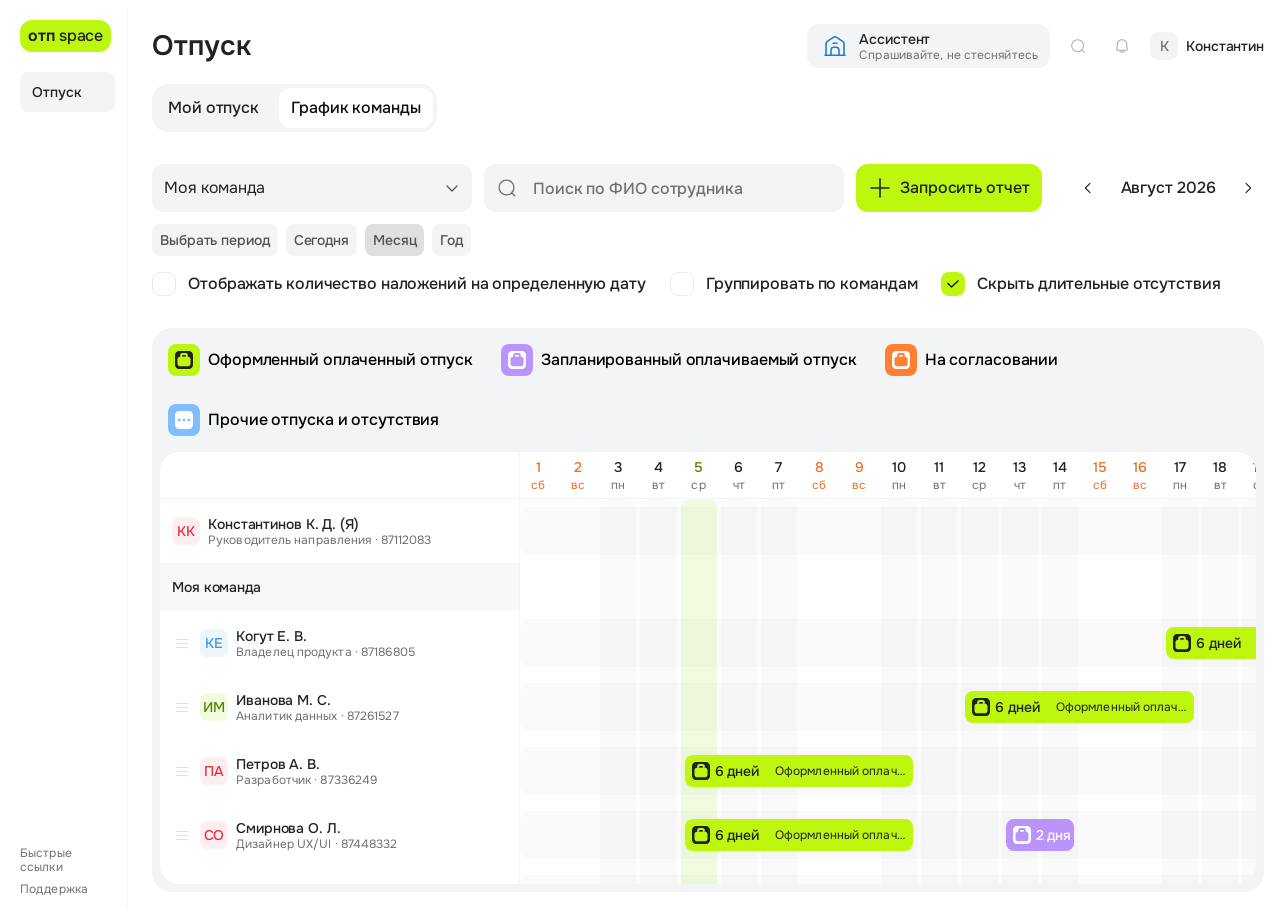
<file: index.html>
<!doctype html>
<html lang="ru">
  <head>
    <meta charset="UTF-8" />
    <meta name="viewport" content="width=device-width, initial-scale=1.0" />
    <title>График команды — прототип</title>
    <script type="module" crossorigin src="./assets/index-Di59zN5w.js"></script>
    <link rel="stylesheet" crossorigin href="./assets/index-BpxdHSvL.css">
  </head>
  <body>
    <div id="root"></div>
  </body>
</html>
</file>
<file: assets/index-BpxdHSvL.css>
:root{--ui-magenta-10:#ffe0fe;--ui-magenta-20:#ffcffe;--ui-magenta-30:#ffb6ff;--ui-magenta-40:#ff93ff;--ui-magenta-50:#ff72ff;--ui-magenta-60:#fd4aff;--ui-magenta-70:#f0f;--ui-magenta-80:#d200c5;--ui-magenta-90:#a40091;--ui-magenta-100:#770062;--ui-magenta-110:#490038;--ui-magenta-120:#2e0022;--ui-magenta-130:#1c0014;--ui-magenta-140:#220419;--ui-magenta-150:#2f0b24;--ui-magenta-160:#3e1733;--ui-magenta-170:#512a46;--ui-magenta-180:#684860;--ui-magenta-190:#846b7e;--ui-magenta-200:#a1889b;--ui-scarlet-10:#ffe0e8;--ui-scarlet-20:#ffcfdc;--ui-scarlet-30:#ffb4c5;--ui-scarlet-40:#ff8da4;--ui-scarlet-50:#ff637f;--ui-scarlet-60:#ff3454;--ui-scarlet-70:#ff0021;--ui-scarlet-80:#d7001b;--ui-scarlet-90:#ad0016;--ui-scarlet-100:#830010;--ui-scarlet-110:#5a000b;--ui-scarlet-120:#3e0008;--ui-scarlet-130:#280005;--ui-scarlet-140:#31050a;--ui-scarlet-150:#3c0b12;--ui-scarlet-160:#4e1b24;--ui-scarlet-170:#62323c;--ui-scarlet-180:#764f59;--ui-scarlet-190:#8b6e75;--ui-scarlet-200:#a4878e;--ui-carrot-10:#ffe5de;--ui-carrot-20:#ffdad1;--ui-carrot-30:#ffc2b2;--ui-carrot-40:#ffa78d;--ui-carrot-50:#ff8863;--ui-carrot-60:#ff6b39;--ui-carrot-70:#f40;--ui-carrot-80:#d03900;--ui-carrot-90:#a02d00;--ui-carrot-100:#712000;--ui-carrot-110:#411300;--ui-carrot-120:#250b00;--ui-carrot-130:#0f0400;--ui-carrot-140:#160802;--ui-carrot-150:#220f07;--ui-carrot-160:#341b11;--ui-carrot-170:#4c3026;--ui-carrot-180:#684e44;--ui-carrot-190:#836c63;--ui-carrot-200:#988077;--ui-tangerine-10:#fff0d3;--ui-tangerine-20:#ffeac4;--ui-tangerine-30:#ffdfa5;--ui-tangerine-40:#ffd280;--ui-tangerine-50:#ffc55a;--ui-tangerine-60:#ffb42c;--ui-tangerine-70:#ffa400;--ui-tangerine-80:#cf8600;--ui-tangerine-90:#a06700;--ui-tangerine-100:#704800;--ui-tangerine-110:#412a00;--ui-tangerine-120:#211500;--ui-tangerine-130:#100a00;--ui-tangerine-140:#160f02;--ui-tangerine-150:#201707;--ui-tangerine-160:#312613;--ui-tangerine-170:#473c28;--ui-tangerine-180:#5d5240;--ui-tangerine-190:#766c59;--ui-tangerine-200:#908571;--ui-banana-10:#f5f5d3;--ui-banana-20:#f5f5bf;--ui-banana-30:#f7f4a5;--ui-banana-40:#f9f288;--ui-banana-50:#fbef69;--ui-banana-60:#fdec4a;--ui-banana-70:#ffe528;--ui-banana-80:#d0b71f;--ui-banana-90:#a08e16;--ui-banana-100:#71640f;--ui-banana-110:#413a08;--ui-banana-120:#211e04;--ui-banana-130:#100e02;--ui-banana-140:#181504;--ui-banana-150:#2a260b;--ui-banana-160:#47411a;--ui-banana-170:#666032;--ui-banana-180:#857f50;--ui-banana-190:#9b9467;--ui-banana-200:#afa578;--ui-slime-10:#f5ffc6;--ui-slime-20:#f1ffb5;--ui-slime-30:#ecff9e;--ui-slime-40:#dffd76;--ui-slime-50:#d1fb4e;--ui-slime-60:#c1f727;--ui-slime-70:#adf000;--ui-slime-80:#8ed214;--ui-slime-90:#69a21f;--ui-slime-100:#4a7421;--ui-slime-110:#294019;--ui-slime-120:#17240f;--ui-slime-130:#0d1309;--ui-slime-140:#121b0d;--ui-slime-150:#202c18;--ui-slime-160:#333f25;--ui-slime-170:#4a5535;--ui-slime-180:#676f49;--ui-slime-190:#83875f;--ui-slime-200:#a6a47b;--ui-malachite-10:#d7ffd2;--ui-malachite-20:#c4ffc1;--ui-malachite-30:#affeaf;--ui-malachite-40:#8afc96;--ui-malachite-50:#61fb83;--ui-malachite-60:#36f475;--ui-malachite-70:#07e268;--ui-malachite-80:#18bc57;--ui-malachite-90:#27984c;--ui-malachite-100:#2a6c3c;--ui-malachite-110:#204127;--ui-malachite-120:#182a1c;--ui-malachite-130:#0e1610;--ui-malachite-140:#151f16;--ui-malachite-150:#223024;--ui-malachite-160:#344636;--ui-malachite-170:#485e4a;--ui-malachite-180:#5f7860;--ui-malachite-190:#769076;--ui-malachite-200:#8da98d;--ui-azure-10:#dcfaff;--ui-azure-20:#d0f8ff;--ui-azure-30:#bbf4ff;--ui-azure-40:#99efff;--ui-azure-50:#77eaff;--ui-azure-60:#56e5ff;--ui-azure-70:#34e0ff;--ui-azure-80:#27c9e6;--ui-azure-90:#1aa7c0;--ui-azure-100:#0f7b8e;--ui-azure-110:#075461;--ui-azure-120:#022f37;--ui-azure-130:#00191d;--ui-azure-140:#052227;--ui-azure-150:#0f3036;--ui-azure-160:#1f454c;--ui-azure-170:#345c63;--ui-azure-180:#4d747a;--ui-azure-190:#6a8c92;--ui-azure-200:#8da6aa;--ui-sky-10:#e6f1fe;--ui-sky-20:#cde5fe;--ui-sky-30:#abd4fe;--ui-sky-40:#80bcfe;--ui-sky-50:#55a4ff;--ui-sky-60:#2c8dff;--ui-sky-70:#0070ff;--ui-sky-80:#0f65d0;--ui-sky-90:#1856a2;--ui-sky-100:#194272;--ui-sky-110:#18314f;--ui-sky-120:#142334;--ui-sky-130:#0d141c;--ui-sky-140:#151d25;--ui-sky-150:#202932;--ui-sky-160:#303a45;--ui-sky-170:#434e59;--ui-sky-180:#596572;--ui-sky-190:#6f7c8d;--ui-sky-200:#8291a4;--ui-navy-10:#e0e1f4;--ui-navy-20:#d2d4f4;--ui-navy-30:#b2b6f6;--ui-navy-40:#8b93f8;--ui-navy-50:#5864fb;--ui-navy-60:#2c3cfd;--ui-navy-70:#0015ff;--ui-navy-80:#1123d3;--ui-navy-90:#1927a2;--ui-navy-100:#1a2576;--ui-navy-110:#151b47;--ui-navy-120:#101329;--ui-navy-130:#0b0c17;--ui-navy-140:#111421;--ui-navy-150:#1c1f30;--ui-navy-160:#2a2f43;--ui-navy-170:#3c4258;--ui-navy-180:#515870;--ui-navy-190:#67718a;--ui-navy-200:#7f8aa5;--ui-violet-10:#e8deff;--ui-violet-20:#e1d4ff;--ui-violet-30:#d4bfff;--ui-violet-40:#ba93fd;--ui-violet-50:#9e60fd;--ui-violet-60:#852dfd;--ui-violet-70:#7200fd;--ui-violet-80:#6713d0;--ui-violet-90:#581ea3;--ui-violet-100:#452176;--ui-violet-110:#2e1b49;--ui-violet-120:#1f142f;--ui-violet-130:#130d1c;--ui-violet-140:#171120;--ui-violet-150:#211a2b;--ui-violet-160:#362d43;--ui-violet-170:#50475f;--ui-violet-180:#6c647a;--ui-violet-190:#877f93;--ui-violet-200:#9c95aa;--ui-plum-10:#f7e5ff;--ui-plum-20:#f0cdff;--ui-plum-30:#e4acff;--ui-plum-40:#d380ff;--ui-plum-50:#c255ff;--ui-plum-60:#af2bff;--ui-plum-70:#9b00ff;--ui-plum-80:#8401d6;--ui-plum-90:#6d01ad;--ui-plum-100:#540283;--ui-plum-110:#3a0159;--ui-plum-120:#2a0141;--ui-plum-130:#1d012c;--ui-plum-140:#230632;--ui-plum-150:#2d103d;--ui-plum-160:#3d204d;--ui-plum-170:#51375f;--ui-plum-180:#6f597c;--ui-plum-190:#8c7894;--ui-plum-200:#a793af;--ui-neutral-0:#fff;--ui-neutral-10:#f9f9fa;--ui-neutral-20:#f3f4f6;--ui-neutral-30:#eff0f2;--ui-neutral-40:#e8eaed;--ui-neutral-50:#e2e4e6;--ui-neutral-60:#dedfe1;--ui-neutral-70:#dadbdc;--ui-neutral-80:#d3d3d4;--ui-neutral-90:#cbcbcb;--ui-neutral-100:#c3c3c3;--ui-neutral-110:#bbb;--ui-neutral-120:#b3b2b2;--ui-neutral-130:#ababab;--ui-neutral-140:#9d9d9d;--ui-neutral-150:#909090;--ui-neutral-160:gray;--ui-neutral-170:#717171;--ui-neutral-180:#626262;--ui-neutral-190:#525252;--ui-neutral-200:#4c4c4c;--ui-neutral-210:#404040;--ui-neutral-220:#333;--ui-neutral-230:#2a2a2a;--ui-neutral-240:#222;--ui-neutral-250:#1f1f1f;--ui-neutral-260:#1c1c1c;--ui-neutral-270:#181818;--ui-neutral-280:#141414;--ui-neutral-290:#0d0d0d;--ui-neutral-300:#000;--ui-lime-light-10:#f0fbdf;--ui-lime-light-20:#e1f3b4;--ui-lime-light-30:#d6ed9b;--ui-lime-light-40:#bfe363;--ui-lime-light-50:#a8dd22;--ui-lime-light-60:#9ed020;--ui-lime-light-70:#bdf70d;--ui-lime-light-80:#ade307;--ui-lime-light-90:#538600;--ui-lime-light-100:#3b6302;--ui-lime-light-110:#254002;--ui-lime-light-120:#82bf00;--ui-lime-light-130:#c1ff05;--ui-lime-light-140:#cdfc68;--ui-lime-dark-10:#1d1e1a;--ui-lime-dark-20:#26281f;--ui-lime-dark-30:#303423;--ui-lime-dark-40:#434931;--ui-lime-dark-50:#535c38;--ui-lime-dark-60:#788551;--ui-lime-dark-70:#d4ff52;--ui-lime-dark-80:#dfff7f;--ui-lime-dark-90:#cbf291;--ui-lime-dark-100:#dbf6b1;--ui-lime-dark-110:#eafad1;--ui-lime-dark-120:#bfff60;--ui-lime-dark-130:#c1ff05;--ui-lime-dark-140:#d0fc71;--ui-orange-light-10:#fff3f0;--ui-orange-light-20:#fae1db;--ui-orange-light-30:#f7d7cf;--ui-orange-light-40:#f4c8bd;--ui-orange-light-50:#f0b6a8;--ui-orange-light-60:#eea390;--ui-orange-light-70:#ff7f32;--ui-orange-light-80:#ed7126;--ui-orange-light-90:#ed7126;--ui-orange-light-100:#c15217;--ui-orange-light-110:#95380c;--ui-orange-dark-10:#211917;--ui-orange-dark-20:#31211c;--ui-orange-dark-30:#422c24;--ui-orange-dark-40:#58382c;--ui-orange-dark-50:#7a4e3e;--ui-orange-dark-60:#9f5e46;--ui-orange-dark-70:#ee8343;--ui-orange-dark-80:#f79b64;--ui-orange-dark-90:#f7985d;--ui-orange-dark-100:#fbb78d;--ui-orange-dark-110:#ffd7bf;--ui-purple-light-10:#f4f0ff;--ui-purple-light-20:#e8deff;--ui-purple-light-30:#e3d6ff;--ui-purple-light-40:#d5c2ff;--ui-purple-light-50:#bd9eff;--ui-purple-light-60:#a379fb;--ui-purple-light-70:#9e6fc3;--ui-purple-light-80:#8550ad;--ui-purple-light-90:#6a2cb5;--ui-purple-light-100:#4b217e;--ui-purple-light-110:#35165c;--ui-purple-dark-10:#241d2f;--ui-purple-dark-20:#30253c;--ui-purple-dark-30:#412e52;--ui-purple-dark-40:#583e6f;--ui-purple-dark-50:#6d4d89;--ui-purple-dark-60:#8c61b3;--ui-purple-dark-70:#8550ad;--ui-purple-dark-80:#915eb7;--ui-purple-dark-90:#c198f9;--ui-purple-dark-100:#d5befc;--ui-purple-dark-110:#ede5ff;--ui-blue-light-10:#edf6fd;--ui-blue-light-20:#d6eafc;--ui-blue-light-30:#c8e1fc;--ui-blue-light-40:#b5d9f9;--ui-blue-light-50:#9fcff9;--ui-blue-light-60:#80c0fa;--ui-blue-light-70:#2f9cea;--ui-blue-light-80:#1582d0;--ui-blue-light-90:#1582d0;--ui-blue-light-100:#287cba;--ui-blue-light-110:#052c50;--ui-blue-dark-10:#161c23;--ui-blue-dark-20:#1c2b3b;--ui-blue-dark-30:#223a53;--ui-blue-dark-40:#2f5074;--ui-blue-dark-50:#3d6794;--ui-blue-dark-60:#5585b9;--ui-blue-dark-70:#2f9cea;--ui-blue-dark-80:#46a7ec;--ui-blue-dark-90:#70b6e8;--ui-blue-dark-100:#8bc8f3;--ui-blue-dark-110:#d6eafc;--ui-red-light-10:#fdeeef;--ui-red-light-20:#fae1e2;--ui-red-light-30:#f7d4d8;--ui-red-light-40:#f3bec4;--ui-red-light-50:#eea5ad;--ui-red-light-60:#e88792;--ui-red-light-70:#e4444a;--ui-red-light-80:#c73338;--ui-red-light-90:#ea2c45;--ui-red-light-100:#c51e37;--ui-red-light-110:#9f122b;--ui-red-dark-10:#231719;--ui-red-dark-20:#302123;--ui-red-dark-30:#462a2f;--ui-red-dark-40:#663d44;--ui-red-dark-50:#874a55;--ui-red-dark-60:#b25768;--ui-red-dark-70:#d7474c;--ui-red-dark-80:#d7565a;--ui-red-dark-90:#ff5269;--ui-red-dark-100:#fb91a5;--ui-red-dark-110:#f8ced8;--ui-opacity-neutral-0-0:#fff0;--ui-opacity-neutral-0-2:#ffffff05;--ui-opacity-neutral-0-4:#ffffff0a;--ui-opacity-neutral-0-5:#ffffff0d;--ui-opacity-neutral-0-10:#ffffff1a;--ui-opacity-neutral-0-15:#ffffff26;--ui-opacity-neutral-0-20:#fff3;--ui-opacity-neutral-0-30:#ffffff4d;--ui-opacity-neutral-0-40:#fff6;--ui-opacity-neutral-0-55:#ffffff8c;--ui-opacity-neutral-0-75:#ffffffbf;--ui-opacity-neutral-10-0:#f9f9fa00;--ui-opacity-neutral-20-0:#f3f4f600;--ui-opacity-neutral-20-80:#f3f4f6cc;--ui-opacity-neutral-230-0:#2a2a2a00;--ui-opacity-neutral-260-0:#1c1c1c00;--ui-opacity-neutral-280-0:#14141400;--ui-opacity-neutral-290-0:#0d0d0d00;--ui-opacity-neutral-290-80:#0d0d0dcc;--ui-opacity-neutral-300-0:#0000;--ui-opacity-neutral-300-2:#00000005;--ui-opacity-neutral-300-4:#0000000a;--ui-opacity-neutral-300-5:#0000000d;--ui-opacity-neutral-300-6:#0000000f;--ui-opacity-neutral-300-10:#0000001a;--ui-opacity-neutral-300-20:#0003;--ui-opacity-neutral-300-30:#0000004d;--ui-opacity-neutral-300-40:#0006;--ui-opacity-neutral-300-55:#0000008c;--ui-opacity-neutral-300-75:#000000bf;--ui-opacity-accent-lime-old-16:#cdfc6829;--ui-opacity-accent-lime-old-10:#89ca001a;--ui-opacity-accent-shadow-08:#0d0a2b14;--ui-base-texticons-primary:var(--ui-neutral-240);--ui-base-texticons-secondary:var(--ui-neutral-190);--ui-base-texticons-tertiary:var(--ui-neutral-170);--ui-base-texticons-disabled:var(--ui-neutral-130);--ui-base-texticons-invert:var(--ui-neutral-0);--ui-base-texticons-lime-bright:var(--ui-lime-light-120);--ui-base-texticons-lime-intense:var(--ui-lime-light-90);--ui-base-texticons-lime-average:var(--ui-lime-light-100);--ui-base-texticons-lime-contrast:var(--ui-lime-light-110);--ui-base-surface-primary-block-normal:var(--ui-neutral-0);--ui-base-surface-primary-background:var(--ui-neutral-20);--ui-base-surface-primary-contrast-normal:var(--ui-neutral-240);--ui-base-surface-primary-contrast-active:var(--ui-neutral-250);--ui-base-surface-primary-lime-normal:var(--ui-lime-light-70);--ui-base-surface-primary-lime-active:var(--ui-lime-light-80);--ui-base-surface-primary-lime-pressed:var(--ui-lime-light-120);--ui-base-surface-secondary-standard-neutral-normal:var(--ui-neutral-20);--ui-base-surface-secondary-standard-neutral-active:var(--ui-neutral-40);--ui-base-surface-secondary-standard-neutral-pressed:var(--ui-neutral-60);--ui-base-surface-secondary-standard-lime-normal:var(--ui-lime-light-10);--ui-base-surface-secondary-standard-lime-active:var(--ui-lime-light-20);--ui-base-surface-secondary-standard-lime-pressed:var(--ui-lime-light-40);--ui-base-surface-secondary-contrast-neutral-normal:var(--ui-neutral-40);--ui-base-surface-secondary-contrast-neutral-active:var(--ui-neutral-50);--ui-base-surface-secondary-contrast-neutral-pressed:var(--ui-neutral-70);--ui-base-surface-secondary-contrast-lime-normal:var(--ui-lime-light-20);--ui-base-surface-secondary-contrast-lime-active:var(--ui-lime-light-30);--ui-base-surface-secondary-contrast-lime-pressed:var(--ui-lime-light-40);--ui-base-surface-tertiary-neutral-normal:var(--ui-neutral-10);--ui-base-surface-tertiary-neutral-active:var(--ui-neutral-20);--ui-base-surface-tertiary-neutral-pressed:var(--ui-neutral-40);--ui-base-border-standard-neutral-normal:var(--ui-neutral-40);--ui-base-border-standard-neutral-active:var(--ui-neutral-60);--ui-base-border-standard-neutral-light-normal:var(--ui-neutral-20);--ui-base-border-standard-neutral-light-active:var(--ui-neutral-30);--ui-base-border-standard-lime-normal:var(--ui-lime-light-20);--ui-base-border-standard-lime-active:var(--ui-lime-light-30);--ui-base-border-contrast-neutral-contrast-normal:var(--ui-neutral-50);--ui-base-border-contrast-neutral-contrast-active:var(--ui-neutral-60);--ui-base-border-contrast-lime-contrast-normal:var(--ui-lime-light-30);--ui-base-border-contrast-lime-contrast-active:var(--ui-lime-light-40);--ui-colorfull-texticons-orange-intense:var(--ui-orange-light-90);--ui-colorfull-texticons-orange-average:var(--ui-orange-light-100);--ui-colorfull-texticons-orange-contrast:var(--ui-orange-light-110);--ui-colorfull-texticons-purple-intense:var(--ui-purple-light-90);--ui-colorfull-texticons-purple-average:var(--ui-purple-light-100);--ui-colorfull-texticons-purple-contrast:var(--ui-purple-light-110);--ui-colorfull-texticons-blue-intense:var(--ui-blue-light-90);--ui-colorfull-texticons-blue-average:var(--ui-blue-light-100);--ui-colorfull-texticons-blue-contrast:var(--ui-blue-light-110);--ui-colorfull-texticons-red-intense:var(--ui-red-light-90);--ui-colorfull-texticons-red-average:var(--ui-red-light-100);--ui-colorfull-texticons-red-contrast:var(--ui-red-light-110);--ui-colorfull-surface-primary-orange-normal:var(--ui-orange-light-70);--ui-colorfull-surface-primary-orange-active:var(--ui-orange-light-80);--ui-colorfull-surface-primary-orange-pressed:var(--ui-orange-light-100);--ui-colorfull-surface-primary-purple-normal:var(--ui-purple-light-70);--ui-colorfull-surface-primary-purple-active:var(--ui-purple-light-80);--ui-colorfull-surface-primary-purple-pressed:var(--ui-purple-light-90);--ui-colorfull-surface-primary-blue-normal:var(--ui-blue-light-70);--ui-colorfull-surface-primary-blue-active:var(--ui-blue-light-80);--ui-colorfull-surface-primary-blue-pressed:var(--ui-blue-light-100);--ui-colorfull-surface-primary-red-normal:var(--ui-red-light-70);--ui-colorfull-surface-primary-red-active:var(--ui-red-light-80);--ui-colorfull-surface-primary-red-pressed:var(--ui-red-light-110);--ui-colorfull-surface-secondary-standard-orange-normal:var(--ui-orange-light-10);--ui-colorfull-surface-secondary-standard-orange-active:var(--ui-orange-light-20);--ui-colorfull-surface-secondary-standard-orange-pressed:var(--ui-orange-light-40);--ui-colorfull-surface-secondary-standard-purple-normal:var(--ui-purple-light-10);--ui-colorfull-surface-secondary-standard-purple-active:var(--ui-purple-light-20);--ui-colorfull-surface-secondary-standard-purple-pressed:var(--ui-purple-light-40);--ui-colorfull-surface-secondary-standard-blue-normal:var(--ui-blue-light-10);--ui-colorfull-surface-secondary-standard-blue-active:var(--ui-blue-light-20);--ui-colorfull-surface-secondary-standard-blue-pressed:var(--ui-blue-light-40);--ui-colorfull-surface-secondary-standard-red-normal:var(--ui-red-light-10);--ui-colorfull-surface-secondary-standard-red-active:var(--ui-red-light-20);--ui-colorfull-surface-secondary-standard-red-pressed:var(--ui-red-light-40);--ui-colorfull-surface-secondary-contrast-orange-normal:var(--ui-orange-light-20);--ui-colorfull-surface-secondary-contrast-orange-active:var(--ui-orange-light-30);--ui-colorfull-surface-secondary-contrast-orange-pressed:var(--ui-orange-light-40);--ui-colorfull-surface-secondary-contrast-purple-normal:var(--ui-purple-light-20);--ui-colorfull-surface-secondary-contrast-purple-active:var(--ui-purple-light-30);--ui-colorfull-surface-secondary-contrast-purple-pressed:var(--ui-purple-light-40);--ui-colorfull-surface-secondary-contrast-blue-normal:var(--ui-blue-light-20);--ui-colorfull-surface-secondary-contrast-blue-active:var(--ui-blue-light-30);--ui-colorfull-surface-secondary-contrast-blue-pressed:var(--ui-blue-light-50);--ui-colorfull-surface-secondary-contrast-red-normal:var(--ui-red-light-20);--ui-colorfull-surface-secondary-contrast-red-active:var(--ui-red-light-30);--ui-colorfull-surface-secondary-contrast-red-pressed:var(--ui-red-light-40);--ui-colorfull-border-standard-orange-normal:var(--ui-orange-light-20);--ui-colorfull-border-standard-orange-active:var(--ui-orange-light-30);--ui-colorfull-border-standard-purple-normal:var(--ui-purple-light-20);--ui-colorfull-border-standard-purple-active:var(--ui-purple-light-30);--ui-colorfull-border-standard-blue-normal:var(--ui-blue-light-20);--ui-colorfull-border-standard-blue-active:var(--ui-blue-light-30);--ui-colorfull-border-standard-red-normal:var(--ui-red-light-20);--ui-colorfull-border-standard-red-active:var(--ui-red-light-30);--ui-colorfull-border-contrast-orange-normal:var(--ui-orange-light-30);--ui-colorfull-border-contrast-orange-active:var(--ui-orange-light-40);--ui-colorfull-border-contrast-purple-normal:var(--ui-purple-light-30);--ui-colorfull-border-contrast-purple-active:var(--ui-purple-light-40);--ui-colorfull-border-contrast-blue-normal:var(--ui-blue-light-30);--ui-colorfull-border-contrast-blue-active:var(--ui-blue-light-40);--ui-colorfull-border-contrast-red-normal:var(--ui-red-light-30);--ui-colorfull-border-contrast-red-active:var(--ui-red-light-40);--ui-universal-neutral-white:var(--ui-neutral-0);--ui-universal-neutral-light-gray:var(--ui-neutral-130);--ui-universal-neutral-gray:var(--ui-neutral-190);--ui-universal-neutral-dark:var(--ui-neutral-240);--ui-universal-neutral-black:var(--ui-neutral-290);--ui-universal-neutral-full-black:var(--ui-neutral-300);--ui-universal-brand-lime-soft:var(--ui-lime-light-140);--ui-universal-brand-lime:var(--ui-lime-light-130);--ui-universal-brand-orange:var(--ui-orange-light-70);--ui-universal-brand-purple:var(--ui-purple-light-70);--ui-universal-brand-blue-light:var(--ui-blue-light-30);--ui-universal-alpha-white-5:var(--ui-opacity-neutral-0-5);--ui-universal-alpha-white-10:var(--ui-opacity-neutral-0-10);--ui-universal-alpha-white-20:var(--ui-opacity-neutral-0-20);--ui-universal-alpha-white-30:var(--ui-opacity-neutral-0-30);--ui-universal-alpha-white-55:var(--ui-opacity-neutral-0-55);--ui-universal-alpha-white-75:var(--ui-opacity-neutral-0-75);--ui-universal-alpha-black-5:var(--ui-opacity-neutral-300-5);--ui-universal-alpha-black-10:var(--ui-opacity-neutral-300-10);--ui-universal-alpha-black-20:var(--ui-opacity-neutral-300-20);--ui-universal-alpha-black-30:var(--ui-opacity-neutral-300-30);--ui-universal-alpha-black-55:var(--ui-opacity-neutral-300-55);--ui-universal-alpha-black-75:var(--ui-opacity-neutral-300-75);--ui-special-texticons-alpha-300:var(--ui-opacity-neutral-300-40);--ui-special-texticons-alpha-500:var(--ui-opacity-neutral-300-75);--ui-special-texticons-white-alternative-legacy:var(--ui-neutral-0);--ui-special-texticons-quaternary-legacy:var(--ui-neutral-30);--ui-special-texticons-yellow-legacy:#fcd506;--ui-special-surface-primary-ghost-normal:var(--ui-neutral-10);--ui-special-surface-primary-darker-normal:var(--ui-neutral-0);--ui-special-surface-primary-lighter-normal:var(--ui-neutral-0);--ui-special-surface-primary-tobg-normal:var(--ui-neutral-0);--ui-special-surface-primary-highcontrast-normal:var(--ui-neutral-280);--ui-special-surface-primary-highcontrast-active:var(--ui-neutral-260);--ui-special-surface-primary-dark-normal:var(--ui-neutral-240);--ui-special-surface-primary-black-white:var(--ui-neutral-300);--ui-special-surface-primary-pinscreen-legacy:var(--ui-purple-light-70);--ui-special-surface-primary-quaternary-legacy:var(--ui-neutral-130);--ui-special-surface-secondary-onghost-normal:var(--ui-neutral-30);--ui-special-surface-secondary-onghost-active:var(--ui-neutral-40);--ui-special-surface-secondary-onghost-pressed:var(--ui-neutral-60);--ui-special-border-onghost:var(--ui-neutral-30);--ui-special-border-as-a-block:var(--ui-neutral-0);--ui-special-border-as-a-bg:var(--ui-neutral-20);--ui-special-alpha-neutral-100:var(--ui-opacity-neutral-300-2);--ui-special-alpha-neutral-200:var(--ui-opacity-neutral-300-5);--ui-special-alpha-neutral-300:var(--ui-opacity-neutral-300-10);--ui-special-alpha-neutral-400:var(--ui-opacity-neutral-300-20);--ui-special-alpha-neutral-500:var(--ui-opacity-neutral-300-30);--ui-special-alpha-neutral-600:var(--ui-opacity-neutral-300-40);--ui-special-alpha-neutral-700:var(--ui-opacity-neutral-300-55);--ui-special-alpha-neutral-800:var(--ui-opacity-neutral-300-75);--ui-special-alpha-invert-100:var(--ui-opacity-neutral-0-2);--ui-special-alpha-invert-200:var(--ui-opacity-neutral-0-5);--ui-special-alpha-invert-300:var(--ui-opacity-neutral-0-10);--ui-special-alpha-invert-400:var(--ui-opacity-neutral-0-20);--ui-special-alpha-invert-500:var(--ui-opacity-neutral-0-30);--ui-special-alpha-invert-600:var(--ui-opacity-neutral-0-40);--ui-special-alpha-invert-700:var(--ui-opacity-neutral-0-55);--ui-special-alpha-invert-800:var(--ui-opacity-neutral-0-75);--ui-special-effects-faders-block-0:var(--ui-opacity-neutral-0-0);--ui-special-effects-faders-block-100:var(--ui-neutral-0);--ui-special-effects-faders-bg-0:var(--ui-opacity-neutral-20-0);--ui-special-effects-faders-bg-80:var(--ui-opacity-neutral-20-80);--ui-special-effects-faders-bg-100:var(--ui-neutral-20);--ui-special-effects-faders-ghost-0:var(--ui-opacity-neutral-10-0);--ui-special-effects-faders-darker-0:var(--ui-opacity-neutral-0-0);--ui-special-effects-faders-lighter-0:var(--ui-opacity-neutral-0-0);--ui-special-effects-faders-tobg-0:var(--ui-opacity-neutral-0-0);--ui-special-effects-overlay-popup-behind:var(--ui-opacity-neutral-300-30);--ui-special-effects-shadow-md:var(--ui-opacity-accent-shadow-08);--ui-special-effects-shimmer-base-normal:var(--ui-opacity-neutral-300-4);--ui-special-effects-shimmer-base-invert:var(--ui-opacity-neutral-0-5);--ui-special-effects-shimmer-base-universal:var(--ui-opacity-neutral-0-5);--ui-special-effects-shimmer-base-onlime:var(--ui-opacity-neutral-300-6);--ui-special-effects-shimmer-glow-normal:var(--ui-opacity-neutral-300-0);--ui-special-effects-shimmer-glow-invert:var(--ui-opacity-neutral-0-10);--ui-special-effects-shimmer-glow-universal:var(--ui-opacity-neutral-0-10);--ui-special-effects-shimmer-glow-onlime:var(--ui-opacity-neutral-300-0);--ui-special-effects-reaction-gray:var(--ui-opacity-neutral-300-5);--ui-special-effects-reaction-gray-secondary:var(--ui-opacity-neutral-300-10);--ui-special-effects-reaction-lime:var(--ui-opacity-accent-lime-old-16);--ui-special-texticons-legacy-alpha-300:var(--ui-opacity-neutral-300-40);--ui-special-texticons-legacy-alpha-500:var(--ui-opacity-neutral-300-75);--ui-special-texticons-legacy-white-alternative-legacy:var(--ui-neutral-0);--ui-special-texticons-legacy-quaternary-legacy:var(--ui-neutral-30);--ui-special-texticons-legacy-yellow-legacy:#fcd506;--ui-vibrant-adaptive-mg-40-110:var(--ui-magenta-40);--ui-vibrant-adaptive-sc-70-90:var(--ui-scarlet-70);--ui-vibrant-adaptive-sc-50-110:var(--ui-scarlet-50);--ui-vibrant-adaptive-sc-40-160:var(--ui-scarlet-40);--ui-vibrant-adaptive-sc-30-130:var(--ui-scarlet-30);--ui-vibrant-adaptive-cr-50-90:var(--ui-carrot-50);--ui-vibrant-adaptive-cr-40-110:var(--ui-carrot-40);--ui-vibrant-adaptive-cr-20-100:var(--ui-carrot-20);--ui-vibrant-adaptive-cr-30-50:var(--ui-carrot-30);--ui-vibrant-adaptive-cr-10-130:var(--ui-carrot-10);--ui-vibrant-adaptive-tg-70-90:var(--ui-tangerine-70);--ui-vibrant-adaptive-tg-60-110:var(--ui-tangerine-60);--ui-vibrant-adaptive-tn-50-110:var(--ui-tangerine-50);--ui-vibrant-adaptive-tg-20-160:var(--ui-tangerine-20);--ui-vibrant-adaptive-tg-10-140:var(--ui-tangerine-10);--ui-vibrant-adaptive-bn-50-160:var(--ui-banana-50);--ui-vibrant-adaptive-bn-40-150:var(--ui-banana-40);--ui-vibrant-adaptive-bn-10-140:var(--ui-banana-10);--ui-vibrant-adaptive-sl-70-90:var(--ui-slime-70);--ui-vibrant-adaptive-sl-50-110:var(--ui-slime-50);--ui-vibrant-adaptive-sl-60-100:var(--ui-slime-60);--ui-vibrant-adaptive-sl-40-150:var(--ui-slime-40);--ui-vibrant-adaptive-sl-30-160:var(--ui-slime-30);--ui-vibrant-adaptive-sl-20-180:var(--ui-slime-20);--ui-vibrant-adaptive-sl-20-150:var(--ui-slime-20);--ui-vibrant-adaptive-sl-20-110:var(--ui-slime-20);--ui-vibrant-adaptive-sl-10-130:var(--ui-slime-10);--ui-vibrant-adaptive-ml-40-110:var(--ui-malachite-40);--ui-vibrant-adaptive-az-40-110:var(--ui-azure-40);--ui-vibrant-adaptive-sk-40-90:var(--ui-sky-40);--ui-vibrant-adaptive-sk-40-110:var(--ui-sky-40);--ui-vibrant-adaptive-sk-30-150:var(--ui-sky-30);--ui-vibrant-adaptive-sk-20-180:var(--ui-sky-20);--ui-vibrant-adaptive-nv-40-100:var(--ui-navy-40);--ui-vibrant-adaptive-nv-30-180:var(--ui-navy-30);--ui-vibrant-adaptive-nv-20-160:var(--ui-navy-20);--ui-vibrant-adaptive-nv-10-140:var(--ui-navy-10);--ui-vibrant-adaptive-vl-40-110:var(--ui-violet-40);--ui-vibrant-adaptive-vl-40-90:var(--ui-violet-40);--ui-vibrant-adaptive-vl-30-150:var(--ui-violet-30);--ui-vibrant-adaptive-vl-20-100:var(--ui-violet-20);--ui-vibrant-adaptive-pl-20-180:var(--ui-plum-20);--ui-vibrant-adaptive-pl-40-160:var(--ui-plum-40);--ui-vibrant-universal-sc-70:var(--ui-scarlet-70);--ui-vibrant-universal-cr-70:var(--ui-carrot-70);--ui-vibrant-universal-cr-60:var(--ui-carrot-60);--ui-vibrant-universal-tn-70:var(--ui-tangerine-70);--ui-vibrant-universal-bn-70:var(--ui-banana-70);--ui-vibrant-universal-sl-70:var(--ui-slime-70);--ui-vibrant-universal-ml-70:var(--ui-malachite-70);--ui-vibrant-universal-ml-10:var(--ui-malachite-10);--ui-vibrant-universal-az-70:var(--ui-azure-70);--ui-vibrant-universal-sk-80:var(--ui-sky-80);--ui-vibrant-universal-sk-70:var(--ui-sky-70);--ui-vibrant-universal-sk-10:var(--ui-sky-10);--ui-vibrant-universal-nv-70:var(--ui-navy-70);--ui-vibrant-universal-vl-80:var(--ui-violet-80);--ui-vibrant-universal-vl-40:var(--ui-violet-40);--ui-vibrant-universal-pl-70:var(--ui-plum-70);--ui-vibrant-universal-mg-70:var(--ui-magenta-70);--ui-vibrant-universal-mg-60:var(--ui-magenta-60);--ui-vibrant-categories-fill-sc-10-170:var(--ui-scarlet-10);--ui-vibrant-categories-fill-cr-10-170:var(--ui-carrot-10);--ui-vibrant-categories-fill-cr-20-170:var(--ui-carrot-20);--ui-vibrant-categories-fill-tg-20-170:var(--ui-tangerine-20);--ui-vibrant-categories-fill-tg-30-180:var(--ui-tangerine-30);--ui-vibrant-categories-fill-bn-30-160:var(--ui-banana-30);--ui-vibrant-categories-fill-sl-30-160:var(--ui-slime-30);--ui-vibrant-categories-fill-ml-10-110:var(--ui-malachite-10);--ui-vibrant-categories-fill-az-10-160:var(--ui-azure-10);--ui-vibrant-categories-fill-az-10-170:var(--ui-azure-10);--ui-vibrant-categories-fill-sk-10-100:var(--ui-sky-10);--ui-vibrant-categories-fill-sk-10-110:var(--ui-sky-10);--ui-vibrant-categories-fill-sk-10-170:var(--ui-sky-10);--ui-vibrant-categories-fill-nv-10-170:var(--ui-navy-10);--ui-vibrant-categories-fill-vl-10-100:var(--ui-violet-10);--ui-vibrant-categories-fill-vl-10-170:var(--ui-violet-10);--ui-vibrant-categories-fill-pl-10-170:var(--ui-plum-10);--ui-vibrant-categories-fill-mg-10-170:var(--ui-magenta-10);--ui-vibrant-categories-shape-sc-70-30:var(--ui-scarlet-70);--ui-vibrant-categories-shape-cr-80-40:var(--ui-carrot-80);--ui-vibrant-categories-shape-cr-70-50:var(--ui-carrot-70);--ui-vibrant-categories-shape-tg-80-60:var(--ui-tangerine-80);--ui-vibrant-categories-shape-tg-90-40:var(--ui-tangerine-90);--ui-vibrant-categories-shape-bn-90-80:var(--ui-banana-90);--ui-vibrant-categories-shape-sl-100-50:var(--ui-slime-100);--ui-vibrant-categories-shape-ml-90-50:var(--ui-malachite-90);--ui-vibrant-categories-shape-az-90-50:var(--ui-azure-90);--ui-vibrant-categories-shape-az-180-70:var(--ui-azure-180);--ui-vibrant-categories-shape-sk-60-30:var(--ui-sky-60);--ui-vibrant-categories-shape-sk-70-40:var(--ui-sky-70);--ui-vibrant-categories-shape-sk-80-40:var(--ui-sky-80);--ui-vibrant-categories-shape-nv-60-30:var(--ui-navy-60);--ui-vibrant-categories-shape-vl-60-30:var(--ui-violet-60);--ui-vibrant-categories-shape-vl-80-30:var(--ui-violet-80);--ui-vibrant-categories-shape-pl-170-30:var(--ui-plum-170);--ui-vibrant-categories-shape-mg-80-40:var(--ui-magenta-80);--ui-vibrant-categories-shape-mg-100-30:var(--ui-magenta-100);--ui-vibrant-legacy-cr-100-110:var(--ui-carrot-100);--ui-vibrant-legacy-cr-40-50:var(--ui-carrot-40);--ui-vibrant-legacy-cr-30-110:var(--ui-carrot-30);--ui-vibrant-legacy-cr-10-110:var(--ui-carrot-10);--ui-vibrant-legacy-cr-10-tg-160:var(--ui-carrot-10);--ui-vibrant-legacy-ct-10-180:var(--ui-carrot-10);--ui-vibrant-legacy-tg-90:var(--ui-tangerine-90);--ui-vibrant-legacy-tg-40-50:var(--ui-tangerine-40);--ui-vibrant-legacy-tg-30-160:var(--ui-tangerine-30);--ui-vibrant-legacy-tg-10-170:var(--ui-tangerine-10);--ui-vibrant-legacy-tg-10-180:var(--ui-tangerine-10);--ui-vibrant-legacy-bn-40-sl-90:var(--ui-banana-40);--ui-vibrant-legacy-bn-10-140:var(--ui-banana-10);--ui-vibrant-legacy-sl-80-ml-100:var(--ui-slime-80);--ui-vibrant-legacy-sl-40-50:var(--ui-slime-40);--ui-vibrant-legacy-sl-30-100:var(--ui-slime-30);--ui-vibrant-legacy-sl-20-150:var(--ui-slime-20);--ui-vibrant-legacy-sl-10-110:var(--ui-slime-10);--ui-vibrant-legacy-sl-10-160:var(--ui-slime-10);--ui-vibrant-legacy-ml-90-180:var(--ui-malachite-90);--ui-vibrant-legacy-ml-70-100:var(--ui-malachite-70);--ui-vibrant-legacy-ml-30-100:var(--ui-malachite-30);--ui-vibrant-legacy-az-80-sk-90:var(--ui-azure-80);--ui-vibrant-legacy-sk-80-40:var(--ui-sky-80);--ui-vibrant-legacy-sk-20-160:var(--ui-sky-20);--ui-vibrant-legacy-vl-30-nv-130:var(--ui-violet-30);--ui-vibrant-legacy-vl-10-150:var(--ui-violet-10);--ui-vibrant-legacy-vl-10-120:var(--ui-violet-10);--ui-vibrant-legacy-vl-0-160:var(--ui-neutral-0);--ui-vibrant-legacy-pl-40-vl-40:var(--ui-plum-40);--ui-vibrant-legacy-pl-40-vl-100:var(--ui-plum-40);--ui-vibrant-legacy-nt-0-250:var(--ui-neutral-0);--ui-vibrant-legacy-nt-0-220:var(--ui-neutral-0);--ui-vibrant-legacy-nt-20-240:var(--ui-neutral-20);--ui-vibrant-legacy-nt-50-240:var(--ui-neutral-50);--ui-unit-0:0px;--ui-unit-1:1px;--ui-unit-1-2:1.2px;--ui-unit-1-5:1.5px;--ui-unit-1-8:1.8px;--ui-unit-2:2px;--ui-unit-2-4:2.4px;--ui-unit-4:4px;--ui-unit-6:6px;--ui-unit-8:8px;--ui-unit-12:12px;--ui-unit-16:16px;--ui-unit-20:20px;--ui-unit-24:24px;--ui-unit-28:28px;--ui-unit-32:32px;--ui-unit-36:36px;--ui-unit-40:40px;--ui-unit-48:48px;--ui-unit-56:56px;--ui-unit-64:64px;--ui-unit-72:72px;--ui-unit-80:80px;--ui-unit-96:96px;--ui-unit-100:100px;--ui-unit-120:120px;--ui-unit-140:140px;--ui-unit-160:160px;--ui-unit-200:200px;--ui-radius-none:var(--ui-unit-0);--ui-radius-xxs:var(--ui-unit-2);--ui-radius-xs:var(--ui-unit-4);--ui-radius-sm:var(--ui-unit-8);--ui-radius-md:var(--ui-unit-12);--ui-radius-lg:var(--ui-unit-16);--ui-radius-xl:var(--ui-unit-20);--ui-radius-xxl:var(--ui-unit-24);--ui-radius-exs:var(--ui-unit-32);--ui-radius-esm:var(--ui-unit-40);--ui-radius-emd:var(--ui-unit-48);--ui-radius-rounded:var(--ui-unit-200);--ui-spacing-no:var(--ui-unit-0);--ui-spacing-xxxs:var(--ui-unit-1);--ui-spacing-xxs:var(--ui-unit-2);--ui-spacing-xs:var(--ui-unit-4);--ui-spacing-sm:var(--ui-unit-6);--ui-spacing-md:var(--ui-unit-8);--ui-spacing-lg:var(--ui-unit-12);--ui-spacing-xl:var(--ui-unit-16);--ui-spacing-xxl:var(--ui-unit-20);--ui-spacing-xxxl:var(--ui-unit-24);--ui-spacing-exxxxs:var(--ui-unit-32);--ui-spacing-exxxs:var(--ui-unit-40);--ui-spacing-exxs:var(--ui-unit-48);--ui-spacing-exs:var(--ui-unit-56);--ui-spacing-esm:var(--ui-unit-64);--ui-spacing-emd:var(--ui-unit-80);--ui-spacing-elg:var(--ui-unit-96);--ui-spacing-exl:var(--ui-unit-100);--ui-spacing-exxl:var(--ui-unit-120);--ui-spacing-exxxl:var(--ui-unit-160);--ui-spacing-exxxxl:var(--ui-unit-200);--ui-size-xs:var(--ui-unit-28);--ui-size-sm:var(--ui-unit-32);--ui-size-md:var(--ui-unit-36);--ui-size-lg:var(--ui-unit-40);--ui-size-xl:var(--ui-unit-48);--ui-size-xxl:var(--ui-unit-56);--ui-size-mxs:var(--ui-unit-8);--ui-size-msm:var(--ui-unit-12);--ui-size-mmd:var(--ui-unit-16);--ui-size-mlg:var(--ui-unit-20);--ui-size-mxl:var(--ui-unit-24);--ui-size-exxs:var(--ui-unit-64);--ui-size-exs:var(--ui-unit-72);--ui-size-esm:var(--ui-unit-80);--ui-size-emd:var(--ui-unit-96);--ui-size-elg:var(--ui-unit-120);--ui-size-exl:var(--ui-unit-160);--ui-size-exxl:var(--ui-unit-200);--ui-stroke-sm:var(--ui-unit-1);--ui-stroke-md:var(--ui-unit-2);--ui-stroke-16x16:var(--ui-unit-1-2);--ui-stroke-20x20:var(--ui-unit-1-5);--ui-stroke-24x24:var(--ui-unit-1-8);--ui-stroke-28x28:var(--ui-unit-2);--ui-stroke-32x32:var(--ui-unit-2-4);--ui-radius-control-xs:10px;--ui-stroke-focus:3px;--ui-font-family-primary:"Onest Variable", "Onest", ui-sans-serif, sans-serif;--ui-font-size-0:0px;--ui-font-size-8:8px;--ui-font-size-10:10px;--ui-font-size-12:12px;--ui-font-size-14:14px;--ui-font-size-16:16px;--ui-font-size-18:18px;--ui-font-size-20:20px;--ui-font-size-22:22px;--ui-font-size-24:24px;--ui-font-size-28:28px;--ui-font-size-30:30px;--ui-font-size-32:32px;--ui-font-size-36:36px;--ui-font-size-40:40px;--ui-font-size-48:48px;--ui-font-size-60:60px;--ui-line-height-10:10px;--ui-line-height-14:14px;--ui-line-height-18:18px;--ui-line-height-20:20px;--ui-line-height-22:22px;--ui-line-height-24:24px;--ui-line-height-26:26px;--ui-line-height-30:30px;--ui-line-height-32:32px;--ui-line-height-36:36px;--ui-line-height-40:40px;--ui-line-height-48:48px;--ui-line-height-60:60px;--ui-font-weight-light:300;--ui-font-weight-regular:400;--ui-font-weight-medium:500;--ui-font-weight-semibold:580;--ui-font-weight-bold:640;--ui-tracking-normal:0px;--ui-tracking-tight-1:-.1px;--ui-tracking-tight-2:-.2px;--ui-tracking-tight-3:-.3px;--ui-tracking-tight-5:-.5px;--ui-tracking-wide-1:.1px;--ui-motion-duration-fast:.15s;--ui-motion-duration-medium:.2s;--ui-motion-duration-expand:.3s;--ui-motion-duration-collapse:.25s;--ui-motion-duration-caret:1.25s;--ui-motion-easing-standard:cubic-bezier(.4, 0, .2, 1);--ui-motion-easing-out:cubic-bezier(0, 0, .2, 1);--ui-motion-easing-in:cubic-bezier(.4, 0, 1, 1);--ui-motion-spin:ui-spin 1s linear infinite;--ui-motion-pulse:ui-pulse 2s cubic-bezier(.4, 0, .6, 1) infinite;--ui-motion-caret:ui-caret-blink var(--ui-motion-duration-caret) var(--ui-motion-easing-out) infinite;--ui-colorfull-texticons-red-error:var(--ui-red-light-100);--ui-font-family-mobile:"SF Pro Text", "SF Pro Display", var(--ui-font-family-primary);--ui-line-height-12:12px;--ui-tracking-wide-2:.25px;--ui-product-icon-card-debit-bg:var(--ui-lime-light-70);--ui-product-icon-card-debit-text:var(--ui-lime-light-100);--ui-focus-ring:#82bf0047}.dark{--ui-base-texticons-primary:var(--ui-neutral-10);--ui-base-texticons-secondary:var(--ui-neutral-80);--ui-base-texticons-tertiary:var(--ui-neutral-150);--ui-base-texticons-disabled:var(--ui-neutral-200);--ui-base-texticons-invert:var(--ui-neutral-240);--ui-base-texticons-lime-bright:var(--ui-lime-dark-120);--ui-base-texticons-lime-intense:var(--ui-lime-dark-90);--ui-base-texticons-lime-average:var(--ui-lime-dark-100);--ui-base-texticons-lime-contrast:var(--ui-lime-dark-110);--ui-base-surface-primary-block-normal:var(--ui-neutral-260);--ui-base-surface-primary-background:var(--ui-neutral-290);--ui-base-surface-primary-contrast-normal:var(--ui-neutral-0);--ui-base-surface-primary-contrast-active:var(--ui-neutral-30);--ui-base-surface-primary-lime-normal:var(--ui-lime-dark-70);--ui-base-surface-primary-lime-active:var(--ui-lime-dark-80);--ui-base-surface-primary-lime-pressed:var(--ui-lime-dark-90);--ui-base-surface-secondary-standard-neutral-normal:var(--ui-neutral-230);--ui-base-surface-secondary-standard-neutral-active:var(--ui-neutral-220);--ui-base-surface-secondary-standard-neutral-pressed:var(--ui-neutral-210);--ui-base-surface-secondary-standard-lime-normal:var(--ui-lime-dark-20);--ui-base-surface-secondary-standard-lime-active:var(--ui-lime-dark-30);--ui-base-surface-secondary-standard-lime-pressed:var(--ui-lime-dark-40);--ui-base-surface-secondary-contrast-neutral-normal:var(--ui-neutral-270);--ui-base-surface-secondary-contrast-neutral-active:var(--ui-neutral-250);--ui-base-surface-secondary-contrast-neutral-pressed:var(--ui-neutral-230);--ui-base-surface-secondary-contrast-lime-normal:var(--ui-lime-dark-10);--ui-base-surface-secondary-contrast-lime-active:var(--ui-lime-dark-20);--ui-base-surface-secondary-contrast-lime-pressed:var(--ui-lime-dark-40);--ui-base-surface-tertiary-neutral-normal:var(--ui-neutral-240);--ui-base-surface-tertiary-neutral-active:var(--ui-neutral-230);--ui-base-surface-tertiary-neutral-pressed:var(--ui-neutral-210);--ui-base-border-standard-neutral-normal:var(--ui-neutral-220);--ui-base-border-standard-neutral-active:var(--ui-neutral-210);--ui-base-border-standard-neutral-light-normal:var(--ui-neutral-240);--ui-base-border-standard-neutral-light-active:var(--ui-neutral-230);--ui-base-border-standard-lime-normal:var(--ui-lime-dark-30);--ui-base-border-standard-lime-active:var(--ui-lime-dark-40);--ui-base-border-contrast-neutral-contrast-normal:var(--ui-neutral-230);--ui-base-border-contrast-neutral-contrast-active:var(--ui-neutral-220);--ui-base-border-contrast-lime-contrast-normal:var(--ui-lime-dark-30);--ui-base-border-contrast-lime-contrast-active:var(--ui-lime-dark-40);--ui-colorfull-texticons-orange-intense:var(--ui-orange-dark-90);--ui-colorfull-texticons-orange-average:var(--ui-orange-dark-100);--ui-colorfull-texticons-orange-contrast:var(--ui-orange-dark-110);--ui-colorfull-texticons-purple-intense:var(--ui-purple-dark-90);--ui-colorfull-texticons-purple-average:var(--ui-purple-dark-100);--ui-colorfull-texticons-purple-contrast:var(--ui-purple-dark-110);--ui-colorfull-texticons-blue-intense:var(--ui-blue-dark-90);--ui-colorfull-texticons-blue-average:var(--ui-blue-dark-100);--ui-colorfull-texticons-blue-contrast:var(--ui-blue-dark-110);--ui-colorfull-texticons-red-intense:var(--ui-red-dark-90);--ui-colorfull-texticons-red-average:var(--ui-red-dark-100);--ui-colorfull-texticons-red-contrast:var(--ui-red-dark-110);--ui-colorfull-surface-primary-orange-normal:var(--ui-orange-dark-70);--ui-colorfull-surface-primary-orange-active:var(--ui-orange-dark-80);--ui-colorfull-surface-primary-orange-pressed:var(--ui-orange-dark-100);--ui-colorfull-surface-primary-purple-normal:var(--ui-purple-dark-70);--ui-colorfull-surface-primary-purple-active:var(--ui-purple-dark-80);--ui-colorfull-surface-primary-purple-pressed:var(--ui-purple-dark-90);--ui-colorfull-surface-primary-blue-normal:var(--ui-blue-dark-70);--ui-colorfull-surface-primary-blue-active:var(--ui-blue-dark-80);--ui-colorfull-surface-primary-blue-pressed:var(--ui-blue-dark-100);--ui-colorfull-surface-primary-red-normal:var(--ui-red-dark-70);--ui-colorfull-surface-primary-red-active:var(--ui-red-dark-80);--ui-colorfull-surface-primary-red-pressed:var(--ui-red-dark-100);--ui-colorfull-surface-secondary-standard-orange-normal:var(--ui-orange-dark-20);--ui-colorfull-surface-secondary-standard-orange-active:var(--ui-orange-dark-30);--ui-colorfull-surface-secondary-standard-orange-pressed:var(--ui-orange-dark-40);--ui-colorfull-surface-secondary-standard-purple-normal:var(--ui-purple-dark-20);--ui-colorfull-surface-secondary-standard-purple-active:var(--ui-purple-dark-30);--ui-colorfull-surface-secondary-standard-purple-pressed:var(--ui-purple-dark-50);--ui-colorfull-surface-secondary-standard-blue-normal:var(--ui-blue-dark-20);--ui-colorfull-surface-secondary-standard-blue-active:var(--ui-blue-dark-30);--ui-colorfull-surface-secondary-standard-blue-pressed:var(--ui-blue-dark-40);--ui-colorfull-surface-secondary-standard-red-normal:var(--ui-red-dark-20);--ui-colorfull-surface-secondary-standard-red-active:var(--ui-red-dark-30);--ui-colorfull-surface-secondary-standard-red-pressed:var(--ui-red-dark-40);--ui-colorfull-surface-secondary-contrast-orange-normal:var(--ui-orange-dark-10);--ui-colorfull-surface-secondary-contrast-orange-active:var(--ui-orange-dark-20);--ui-colorfull-surface-secondary-contrast-orange-pressed:var(--ui-orange-dark-40);--ui-colorfull-surface-secondary-contrast-purple-normal:var(--ui-purple-dark-10);--ui-colorfull-surface-secondary-contrast-purple-active:var(--ui-purple-dark-20);--ui-colorfull-surface-secondary-contrast-purple-pressed:var(--ui-purple-dark-40);--ui-colorfull-surface-secondary-contrast-blue-normal:var(--ui-blue-dark-10);--ui-colorfull-surface-secondary-contrast-blue-active:var(--ui-blue-dark-20);--ui-colorfull-surface-secondary-contrast-blue-pressed:var(--ui-blue-dark-40);--ui-colorfull-surface-secondary-contrast-red-normal:var(--ui-red-dark-10);--ui-colorfull-surface-secondary-contrast-red-active:var(--ui-red-dark-20);--ui-colorfull-surface-secondary-contrast-red-pressed:var(--ui-red-dark-30);--ui-colorfull-border-standard-orange-normal:var(--ui-orange-dark-30);--ui-colorfull-border-standard-orange-active:var(--ui-orange-dark-40);--ui-colorfull-border-standard-purple-normal:var(--ui-purple-dark-30);--ui-colorfull-border-standard-purple-active:var(--ui-purple-dark-40);--ui-colorfull-border-standard-blue-normal:var(--ui-blue-dark-30);--ui-colorfull-border-standard-blue-active:var(--ui-blue-dark-40);--ui-colorfull-border-standard-red-normal:var(--ui-red-dark-30);--ui-colorfull-border-standard-red-active:var(--ui-red-dark-40);--ui-colorfull-border-contrast-orange-normal:var(--ui-orange-dark-30);--ui-colorfull-border-contrast-orange-active:var(--ui-orange-dark-40);--ui-colorfull-border-contrast-purple-normal:var(--ui-purple-dark-30);--ui-colorfull-border-contrast-purple-active:var(--ui-purple-dark-40);--ui-colorfull-border-contrast-blue-normal:var(--ui-blue-dark-30);--ui-colorfull-border-contrast-blue-active:var(--ui-blue-dark-40);--ui-colorfull-border-contrast-red-normal:var(--ui-red-dark-30);--ui-colorfull-border-contrast-red-active:var(--ui-red-dark-40);--ui-universal-neutral-white:var(--ui-neutral-0);--ui-universal-neutral-light-gray:var(--ui-neutral-130);--ui-universal-neutral-gray:var(--ui-neutral-190);--ui-universal-neutral-dark:var(--ui-neutral-240);--ui-universal-neutral-black:var(--ui-neutral-290);--ui-universal-neutral-full-black:var(--ui-neutral-300);--ui-universal-brand-lime-soft:var(--ui-lime-light-140);--ui-universal-brand-lime:var(--ui-lime-light-130);--ui-universal-brand-orange:var(--ui-orange-light-70);--ui-universal-brand-purple:var(--ui-purple-light-70);--ui-universal-brand-blue-light:var(--ui-blue-light-30);--ui-universal-alpha-white-5:var(--ui-opacity-neutral-0-5);--ui-universal-alpha-white-10:var(--ui-opacity-neutral-0-10);--ui-universal-alpha-white-20:var(--ui-opacity-neutral-0-20);--ui-universal-alpha-white-30:var(--ui-opacity-neutral-0-30);--ui-universal-alpha-white-55:var(--ui-opacity-neutral-0-55);--ui-universal-alpha-white-75:var(--ui-opacity-neutral-0-75);--ui-universal-alpha-black-5:var(--ui-opacity-neutral-300-5);--ui-universal-alpha-black-10:var(--ui-opacity-neutral-300-10);--ui-universal-alpha-black-20:var(--ui-opacity-neutral-300-20);--ui-universal-alpha-black-30:var(--ui-opacity-neutral-300-30);--ui-universal-alpha-black-55:var(--ui-opacity-neutral-300-55);--ui-universal-alpha-black-75:var(--ui-opacity-neutral-300-75);--ui-special-texticons-alpha-300:var(--ui-opacity-neutral-0-30);--ui-special-texticons-alpha-500:var(--ui-opacity-neutral-0-55);--ui-special-texticons-white-alternative-legacy:var(--ui-neutral-80);--ui-special-texticons-quaternary-legacy:var(--ui-neutral-230);--ui-special-texticons-yellow-legacy:#fcd506;--ui-special-surface-primary-ghost-normal:var(--ui-neutral-280);--ui-special-surface-primary-darker-normal:var(--ui-neutral-280);--ui-special-surface-primary-lighter-normal:var(--ui-neutral-230);--ui-special-surface-primary-tobg-normal:var(--ui-neutral-290);--ui-special-surface-primary-highcontrast-normal:var(--ui-neutral-40);--ui-special-surface-primary-highcontrast-active:var(--ui-neutral-0);--ui-special-surface-primary-dark-normal:var(--ui-neutral-220);--ui-special-surface-primary-black-white:var(--ui-neutral-0);--ui-special-surface-primary-pinscreen-legacy:var(--ui-purple-light-110);--ui-special-surface-primary-quaternary-legacy:var(--ui-neutral-230);--ui-special-surface-secondary-onghost-normal:var(--ui-neutral-250);--ui-special-surface-secondary-onghost-active:var(--ui-neutral-240);--ui-special-surface-secondary-onghost-pressed:var(--ui-neutral-220);--ui-special-border-onghost:var(--ui-neutral-250);--ui-special-border-as-a-block:var(--ui-neutral-260);--ui-special-border-as-a-bg:var(--ui-neutral-290);--ui-special-alpha-neutral-100:var(--ui-opacity-neutral-0-2);--ui-special-alpha-neutral-200:var(--ui-opacity-neutral-0-5);--ui-special-alpha-neutral-300:var(--ui-opacity-neutral-0-10);--ui-special-alpha-neutral-400:var(--ui-opacity-neutral-0-20);--ui-special-alpha-neutral-500:var(--ui-opacity-neutral-0-30);--ui-special-alpha-neutral-600:var(--ui-opacity-neutral-0-40);--ui-special-alpha-neutral-700:var(--ui-opacity-neutral-0-55);--ui-special-alpha-neutral-800:var(--ui-opacity-neutral-0-75);--ui-special-alpha-invert-100:var(--ui-opacity-neutral-300-2);--ui-special-alpha-invert-200:var(--ui-opacity-neutral-300-5);--ui-special-alpha-invert-300:var(--ui-opacity-neutral-300-10);--ui-special-alpha-invert-400:var(--ui-opacity-neutral-300-20);--ui-special-alpha-invert-500:var(--ui-opacity-neutral-300-30);--ui-special-alpha-invert-600:var(--ui-opacity-neutral-300-40);--ui-special-alpha-invert-700:var(--ui-opacity-neutral-300-55);--ui-special-alpha-invert-800:var(--ui-opacity-neutral-300-75);--ui-special-effects-faders-block-0:var(--ui-opacity-neutral-260-0);--ui-special-effects-faders-block-100:var(--ui-neutral-260);--ui-special-effects-faders-bg-0:var(--ui-opacity-neutral-290-0);--ui-special-effects-faders-bg-80:var(--ui-opacity-neutral-290-80);--ui-special-effects-faders-bg-100:var(--ui-neutral-290);--ui-special-effects-faders-ghost-0:var(--ui-opacity-neutral-280-0);--ui-special-effects-faders-darker-0:var(--ui-opacity-neutral-280-0);--ui-special-effects-faders-lighter-0:var(--ui-opacity-neutral-230-0);--ui-special-effects-faders-tobg-0:var(--ui-opacity-neutral-290-0);--ui-special-effects-overlay-popup-behind:var(--ui-opacity-neutral-300-75);--ui-special-effects-shadow-md:var(--ui-opacity-accent-shadow-08);--ui-special-effects-shimmer-base-normal:var(--ui-opacity-neutral-0-4);--ui-special-effects-shimmer-base-invert:var(--ui-opacity-neutral-300-4);--ui-special-effects-shimmer-base-universal:var(--ui-opacity-neutral-0-4);--ui-special-effects-shimmer-base-onlime:var(--ui-opacity-neutral-300-6);--ui-special-effects-shimmer-glow-normal:var(--ui-opacity-neutral-0-10);--ui-special-effects-shimmer-glow-invert:var(--ui-opacity-neutral-300-0);--ui-special-effects-shimmer-glow-universal:var(--ui-opacity-neutral-0-10);--ui-special-effects-shimmer-glow-onlime:var(--ui-opacity-neutral-300-0);--ui-special-effects-reaction-gray:var(--ui-opacity-neutral-0-10);--ui-special-effects-reaction-gray-secondary:var(--ui-opacity-neutral-0-20);--ui-special-effects-reaction-lime:var(--ui-opacity-accent-lime-old-10);--ui-special-texticons-legacy-alpha-300:var(--ui-opacity-neutral-0-30);--ui-special-texticons-legacy-alpha-500:var(--ui-opacity-neutral-0-55);--ui-special-texticons-legacy-white-alternative-legacy:var(--ui-neutral-80);--ui-special-texticons-legacy-quaternary-legacy:var(--ui-neutral-230);--ui-special-texticons-legacy-yellow-legacy:#fcd506;--ui-vibrant-adaptive-mg-40-110:var(--ui-magenta-110);--ui-vibrant-adaptive-sc-70-90:var(--ui-scarlet-90);--ui-vibrant-adaptive-sc-50-110:var(--ui-scarlet-110);--ui-vibrant-adaptive-sc-40-160:var(--ui-scarlet-160);--ui-vibrant-adaptive-sc-30-130:var(--ui-scarlet-130);--ui-vibrant-adaptive-cr-50-90:var(--ui-carrot-90);--ui-vibrant-adaptive-cr-40-110:var(--ui-carrot-110);--ui-vibrant-adaptive-cr-20-100:var(--ui-carrot-100);--ui-vibrant-adaptive-cr-30-50:var(--ui-carrot-150);--ui-vibrant-adaptive-cr-10-130:var(--ui-carrot-130);--ui-vibrant-adaptive-tg-70-90:var(--ui-tangerine-90);--ui-vibrant-adaptive-tg-60-110:var(--ui-tangerine-110);--ui-vibrant-adaptive-tn-50-110:var(--ui-tangerine-110);--ui-vibrant-adaptive-tg-20-160:var(--ui-tangerine-160);--ui-vibrant-adaptive-tg-10-140:var(--ui-tangerine-140);--ui-vibrant-adaptive-bn-50-160:var(--ui-banana-160);--ui-vibrant-adaptive-bn-40-150:var(--ui-banana-150);--ui-vibrant-adaptive-bn-10-140:var(--ui-banana-140);--ui-vibrant-adaptive-sl-70-90:var(--ui-slime-90);--ui-vibrant-adaptive-sl-50-110:var(--ui-slime-110);--ui-vibrant-adaptive-sl-60-100:var(--ui-slime-100);--ui-vibrant-adaptive-sl-40-150:var(--ui-slime-150);--ui-vibrant-adaptive-sl-30-160:var(--ui-slime-160);--ui-vibrant-adaptive-sl-20-180:var(--ui-slime-180);--ui-vibrant-adaptive-sl-20-150:var(--ui-slime-150);--ui-vibrant-adaptive-sl-20-110:var(--ui-slime-110);--ui-vibrant-adaptive-sl-10-130:var(--ui-slime-130);--ui-vibrant-adaptive-ml-40-110:var(--ui-malachite-110);--ui-vibrant-adaptive-az-40-110:var(--ui-azure-110);--ui-vibrant-adaptive-sk-40-90:var(--ui-sky-90);--ui-vibrant-adaptive-sk-40-110:var(--ui-sky-110);--ui-vibrant-adaptive-sk-30-150:var(--ui-sky-150);--ui-vibrant-adaptive-sk-20-180:var(--ui-sky-180);--ui-vibrant-adaptive-nv-40-100:var(--ui-navy-100);--ui-vibrant-adaptive-nv-30-180:var(--ui-navy-180);--ui-vibrant-adaptive-nv-20-160:var(--ui-navy-160);--ui-vibrant-adaptive-nv-10-140:var(--ui-navy-140);--ui-vibrant-adaptive-vl-40-110:var(--ui-violet-110);--ui-vibrant-adaptive-vl-40-90:var(--ui-violet-90);--ui-vibrant-adaptive-vl-30-150:var(--ui-violet-150);--ui-vibrant-adaptive-vl-20-100:var(--ui-violet-100);--ui-vibrant-adaptive-pl-20-180:var(--ui-plum-180);--ui-vibrant-adaptive-pl-40-160:var(--ui-plum-160);--ui-vibrant-universal-sc-70:var(--ui-scarlet-70);--ui-vibrant-universal-cr-70:var(--ui-carrot-70);--ui-vibrant-universal-cr-60:var(--ui-carrot-60);--ui-vibrant-universal-tn-70:var(--ui-tangerine-70);--ui-vibrant-universal-bn-70:var(--ui-banana-70);--ui-vibrant-universal-sl-70:var(--ui-slime-70);--ui-vibrant-universal-ml-70:var(--ui-malachite-70);--ui-vibrant-universal-ml-10:var(--ui-malachite-10);--ui-vibrant-universal-az-70:var(--ui-azure-70);--ui-vibrant-universal-sk-80:var(--ui-sky-80);--ui-vibrant-universal-sk-70:var(--ui-sky-70);--ui-vibrant-universal-sk-10:var(--ui-sky-10);--ui-vibrant-universal-nv-70:var(--ui-navy-70);--ui-vibrant-universal-vl-80:var(--ui-violet-80);--ui-vibrant-universal-vl-40:var(--ui-violet-40);--ui-vibrant-universal-pl-70:var(--ui-plum-70);--ui-vibrant-universal-mg-70:var(--ui-magenta-70);--ui-vibrant-universal-mg-60:var(--ui-magenta-60);--ui-vibrant-categories-fill-sc-10-170:var(--ui-scarlet-170);--ui-vibrant-categories-fill-cr-10-170:var(--ui-carrot-170);--ui-vibrant-categories-fill-cr-20-170:var(--ui-carrot-170);--ui-vibrant-categories-fill-tg-20-170:var(--ui-tangerine-170);--ui-vibrant-categories-fill-tg-30-180:var(--ui-tangerine-180);--ui-vibrant-categories-fill-bn-30-160:var(--ui-banana-160);--ui-vibrant-categories-fill-sl-30-160:var(--ui-slime-160);--ui-vibrant-categories-fill-ml-10-110:var(--ui-malachite-110);--ui-vibrant-categories-fill-az-10-160:var(--ui-azure-160);--ui-vibrant-categories-fill-az-10-170:var(--ui-azure-170);--ui-vibrant-categories-fill-sk-10-100:var(--ui-sky-100);--ui-vibrant-categories-fill-sk-10-110:var(--ui-sky-110);--ui-vibrant-categories-fill-sk-10-170:var(--ui-sky-170);--ui-vibrant-categories-fill-nv-10-170:var(--ui-navy-170);--ui-vibrant-categories-fill-vl-10-100:var(--ui-violet-100);--ui-vibrant-categories-fill-vl-10-170:var(--ui-violet-170);--ui-vibrant-categories-fill-pl-10-170:var(--ui-plum-170);--ui-vibrant-categories-fill-mg-10-170:var(--ui-magenta-170);--ui-vibrant-categories-shape-sc-70-30:var(--ui-scarlet-30);--ui-vibrant-categories-shape-cr-80-40:var(--ui-carrot-40);--ui-vibrant-categories-shape-cr-70-50:var(--ui-carrot-50);--ui-vibrant-categories-shape-tg-80-60:var(--ui-tangerine-60);--ui-vibrant-categories-shape-tg-90-40:var(--ui-tangerine-40);--ui-vibrant-categories-shape-bn-90-80:var(--ui-banana-80);--ui-vibrant-categories-shape-sl-100-50:var(--ui-slime-50);--ui-vibrant-categories-shape-ml-90-50:var(--ui-malachite-50);--ui-vibrant-categories-shape-az-90-50:var(--ui-azure-50);--ui-vibrant-categories-shape-az-180-70:var(--ui-azure-70);--ui-vibrant-categories-shape-sk-60-30:var(--ui-sky-30);--ui-vibrant-categories-shape-sk-70-40:var(--ui-sky-40);--ui-vibrant-categories-shape-sk-80-40:var(--ui-sky-40);--ui-vibrant-categories-shape-nv-60-30:var(--ui-navy-30);--ui-vibrant-categories-shape-vl-60-30:var(--ui-violet-30);--ui-vibrant-categories-shape-vl-80-30:var(--ui-violet-30);--ui-vibrant-categories-shape-pl-170-30:var(--ui-plum-30);--ui-vibrant-categories-shape-mg-80-40:var(--ui-magenta-40);--ui-vibrant-categories-shape-mg-100-30:var(--ui-magenta-30);--ui-vibrant-legacy-cr-100-110:var(--ui-carrot-110);--ui-vibrant-legacy-cr-40-50:var(--ui-carrot-50);--ui-vibrant-legacy-cr-30-110:var(--ui-carrot-110);--ui-vibrant-legacy-cr-10-110:var(--ui-carrot-110);--ui-vibrant-legacy-cr-10-tg-160:var(--ui-tangerine-160);--ui-vibrant-legacy-ct-10-180:var(--ui-tangerine-180);--ui-vibrant-legacy-tg-90:var(--ui-tangerine-90);--ui-vibrant-legacy-tg-40-50:var(--ui-tangerine-50);--ui-vibrant-legacy-tg-30-160:var(--ui-banana-160);--ui-vibrant-legacy-tg-10-170:var(--ui-tangerine-170);--ui-vibrant-legacy-tg-10-180:var(--ui-tangerine-180);--ui-vibrant-legacy-bn-40-sl-90:var(--ui-slime-90);--ui-vibrant-legacy-bn-10-140:var(--ui-banana-140);--ui-vibrant-legacy-sl-80-ml-100:var(--ui-malachite-100);--ui-vibrant-legacy-sl-40-50:var(--ui-slime-150);--ui-vibrant-legacy-sl-30-100:var(--ui-slime-100);--ui-vibrant-legacy-sl-20-150:var(--ui-slime-150);--ui-vibrant-legacy-sl-10-110:var(--ui-slime-110);--ui-vibrant-legacy-sl-10-160:var(--ui-slime-160);--ui-vibrant-legacy-ml-90-180:var(--ui-malachite-180);--ui-vibrant-legacy-ml-70-100:var(--ui-malachite-100);--ui-vibrant-legacy-ml-30-100:var(--ui-malachite-100);--ui-vibrant-legacy-az-80-sk-90:var(--ui-sky-90);--ui-vibrant-legacy-sk-80-40:var(--ui-sky-40);--ui-vibrant-legacy-sk-20-160:var(--ui-sky-160);--ui-vibrant-legacy-vl-30-nv-130:var(--ui-navy-130);--ui-vibrant-legacy-vl-10-150:var(--ui-violet-150);--ui-vibrant-legacy-vl-10-120:var(--ui-violet-120);--ui-vibrant-legacy-vl-0-160:var(--ui-violet-160);--ui-vibrant-legacy-pl-40-vl-40:var(--ui-violet-40);--ui-vibrant-legacy-pl-40-vl-100:var(--ui-violet-100);--ui-vibrant-legacy-nt-0-250:var(--ui-neutral-250);--ui-vibrant-legacy-nt-0-220:var(--ui-neutral-220);--ui-vibrant-legacy-nt-20-240:var(--ui-neutral-240);--ui-vibrant-legacy-nt-50-240:var(--ui-neutral-240);--ui-colorfull-texticons-red-error:var(--ui-red-dark-90);--ui-product-icon-card-debit-bg:var(--ui-lime-light-70);--ui-product-icon-card-debit-text:var(--ui-lime-light-100);--ui-focus-ring:#cbf2915c}@font-face{font-family:Onest Variable;font-style:normal;font-display:swap;font-weight:100 900;src:url(./onest-cyrillic-wght-normal-DXI_y_WF.woff2)format("woff2-variations");unicode-range:U+301,U+400-45F,U+490-491,U+4B0-4B1,U+2116}@font-face{font-family:Onest Variable;font-style:normal;font-display:swap;font-weight:100 900;src:url(./onest-latin-wght-normal-CUIqqgP9.woff2)format("woff2-variations");unicode-range:U+??,U+131,U+152-153,U+2BB-2BC,U+2C6,U+2DA,U+2DC,U+304,U+308,U+329,U+2000-206F,U+20AC,U+2122,U+2191,U+2193,U+2212,U+2215,U+FEFF,U+FFFD}@layer properties{@supports (((-webkit-hyphens:none)) and (not (margin-trim:inline))) or ((-moz-orient:inline) and (not (color:rgb(from red r g b)))){*,:before,:after,::backdrop{--tw-translate-x:0;--tw-translate-y:0;--tw-translate-z:0;--tw-scale-x:1;--tw-scale-y:1;--tw-scale-z:1;--tw-rotate-x:initial;--tw-rotate-y:initial;--tw-rotate-z:initial;--tw-skew-x:initial;--tw-skew-y:initial;--tw-border-style:solid;--tw-gradient-position:initial;--tw-gradient-from:#0000;--tw-gradient-via:#0000;--tw-gradient-to:#0000;--tw-gradient-stops:initial;--tw-gradient-via-stops:initial;--tw-gradient-from-position:0%;--tw-gradient-via-position:50%;--tw-gradient-to-position:100%;--tw-leading:initial;--tw-font-weight:initial;--tw-tracking:initial;--tw-shadow:0 0 #0000;--tw-shadow-color:initial;--tw-shadow-alpha:100%;--tw-inset-shadow:0 0 #0000;--tw-inset-shadow-color:initial;--tw-inset-shadow-alpha:100%;--tw-ring-color:initial;--tw-ring-shadow:0 0 #0000;--tw-inset-ring-color:initial;--tw-inset-ring-shadow:0 0 #0000;--tw-ring-inset:initial;--tw-ring-offset-width:0px;--tw-ring-offset-color:#fff;--tw-ring-offset-shadow:0 0 #0000;--tw-outline-style:solid;--tw-blur:initial;--tw-brightness:initial;--tw-contrast:initial;--tw-grayscale:initial;--tw-hue-rotate:initial;--tw-invert:initial;--tw-opacity:initial;--tw-saturate:initial;--tw-sepia:initial;--tw-drop-shadow:initial;--tw-drop-shadow-color:initial;--tw-drop-shadow-alpha:100%;--tw-drop-shadow-size:initial;--tw-content:""}}}@layer theme,base;@layer components{[data-slot]{box-sizing:border-box;font-family:var(--ui-font-family-primary)}[data-slot]:before,[data-slot]:after,[data-slot] *,[data-slot] :before,[data-slot] :after{box-sizing:border-box}[data-slot=skeleton]{--skeleton-shimmer-base:var(--ui-special-effects-shimmer-base-normal);--skeleton-shimmer-glow:var(--ui-special-effects-shimmer-glow-normal);--skeleton-shimmer-from:43.606%;--skeleton-shimmer-via:71.95%;--skeleton-shimmer-to:101.75%;background-color:var(--skeleton-shimmer-base);background-image:linear-gradient(90deg, var(--skeleton-shimmer-base) var(--skeleton-shimmer-from), var(--skeleton-shimmer-glow) var(--skeleton-shimmer-via), var(--skeleton-shimmer-base) var(--skeleton-shimmer-to))}[data-slot=skeleton][data-shimmer=invert]{--skeleton-shimmer-base:var(--ui-special-effects-shimmer-base-invert);--skeleton-shimmer-glow:var(--ui-special-effects-shimmer-glow-invert)}[data-slot=skeleton][data-shimmer=universal]{--skeleton-shimmer-base:var(--ui-special-effects-shimmer-base-universal);--skeleton-shimmer-glow:var(--ui-special-effects-shimmer-glow-universal);--skeleton-shimmer-from:30%;--skeleton-shimmer-via:49.5%;--skeleton-shimmer-to:70%}[data-slot=skeleton][data-shimmer=on-lime]{--skeleton-shimmer-base:var(--ui-special-effects-shimmer-base-onlime);--skeleton-shimmer-glow:var(--ui-special-effects-shimmer-glow-onlime);--skeleton-shimmer-from:30%;--skeleton-shimmer-via:49.5%;--skeleton-shimmer-to:70%}@media (prefers-reduced-motion:reduce){[data-slot],[data-slot]:before,[data-slot]:after{scroll-behavior:auto!important;transition-duration:1ms!important;animation-duration:1ms!important;animation-iteration-count:1!important}}}@layer utilities{.pointer-events-none{pointer-events:none}.collapse{visibility:collapse}.invisible{visibility:hidden}.visible{visibility:visible}.ui-tooltip-arrow>svg{width:var(--tail-length);height:var(--tail-depth);transform:translate(-50%, -50%) rotate(var(--tail-rotate));position:absolute;top:50%;left:50%}.ui-tooltip-arrow[data-side=top]{--tail-rotate:0deg;width:var(--tail-length);height:var(--tail-depth);top:100%}.ui-tooltip-arrow[data-side=bottom]{--tail-rotate:180deg;width:var(--tail-length);height:var(--tail-depth);bottom:100%}.ui-tooltip-arrow[data-side=left]{--tail-rotate:-90deg;width:var(--tail-depth);height:var(--tail-length);left:100%}.ui-tooltip-arrow[data-side=right]{--tail-rotate:90deg;width:var(--tail-depth);height:var(--tail-length);right:100%}.ui-touch-hitbox:after{content:"";width:100%;min-width:44px;height:100%;min-height:44px;position:absolute;top:50%;left:50%;transform:translate(-50%,-50%)}.sr-only{clip-path:inset(50%);white-space:nowrap;border-width:0;width:1px;height:1px;margin:-1px;padding:0;position:absolute;overflow:hidden}.absolute{position:absolute}.fixed{position:fixed}.relative{position:relative}.static{position:static}.sticky{position:sticky}.inset-\(--ui-spacing-no\){inset:var(--ui-spacing-no)}.inset-unit-0{inset:var(--ui-unit-0)}.inset-x-\(--ui-spacing-no\){inset-inline:var(--ui-spacing-no)}.inset-x-\(--ui-unit-56\){inset-inline:var(--ui-unit-56)}.inset-x-unit-0{inset-inline:var(--ui-unit-0)}.inset-y-\(--ui-unit-0\),.inset-y-unit-0{inset-block:var(--ui-unit-0)}.-top-\(--ui-spacing-exxs\){top:calc(var(--ui-spacing-exxs) * -1)}.-top-\(--ui-spacing-sm\){top:calc(var(--ui-spacing-sm) * -1)}.-top-\(--ui-spacing-xxs\){top:calc(var(--ui-spacing-xxs) * -1)}.-top-\[10px\]{top:-10px}.top-\(--ui-spacing-lg\){top:var(--ui-spacing-lg)}.top-\(--ui-spacing-no\){top:var(--ui-spacing-no)}.top-\(--ui-spacing-xl\){top:var(--ui-spacing-xl)}.top-\(--ui-spacing-xs\){top:var(--ui-spacing-xs)}.top-1\/2{top:50%}.top-full{top:100%}.top-spacing-exxxxs{top:var(--ui-spacing-exxxxs)}.top-spacing-md{top:var(--ui-spacing-md)}.top-spacing-sm{top:var(--ui-spacing-sm)}.top-unit-0{top:var(--ui-unit-0)}.-right-\(--ui-spacing-exxs\){right:calc(var(--ui-spacing-exxs) * -1)}.-right-\(--ui-spacing-sm\){right:calc(var(--ui-spacing-sm) * -1)}.-right-\(--ui-spacing-xxs\){right:calc(var(--ui-spacing-xxs) * -1)}.-right-\[13px\]{right:-13px}.right-\(--ui-spacing-lg\){right:var(--ui-spacing-lg)}.right-\(--ui-spacing-no\){right:var(--ui-spacing-no)}.right-\(--ui-spacing-xl\){right:var(--ui-spacing-xl)}.right-\(--ui-spacing-xs\){right:var(--ui-spacing-xs)}.right-\(--ui-unit-0\){right:var(--ui-unit-0)}.right-spacing-xl{right:var(--ui-spacing-xl)}.-bottom-\(--ui-spacing-exxs\){bottom:calc(var(--ui-spacing-exxs) * -1)}.-bottom-\(--ui-spacing-sm\){bottom:calc(var(--ui-spacing-sm) * -1)}.-bottom-\(--ui-spacing-xxs\){bottom:calc(var(--ui-spacing-xxs) * -1)}.-bottom-\[10px\]{bottom:-10px}.bottom-\(--ui-spacing-no\){bottom:var(--ui-spacing-no)}.bottom-spacing-md{bottom:var(--ui-spacing-md)}.bottom-spacing-xl{bottom:var(--ui-spacing-xl)}.-left-\(--ui-spacing-exxs\){left:calc(var(--ui-spacing-exxs) * -1)}.-left-\(--ui-spacing-sm\){left:calc(var(--ui-spacing-sm) * -1)}.-left-\(--ui-spacing-xxs\){left:calc(var(--ui-spacing-xxs) * -1)}.-left-\[13px\]{left:-13px}.left-\(--ui-spacing-no\){left:var(--ui-spacing-no)}.left-1\/2{left:50%}.left-size-mmd{left:var(--ui-size-mmd)}.left-unit-0{left:var(--ui-unit-0)}.isolate{isolation:isolate}.z-10{z-index:10}.z-20{z-index:20}.z-30{z-index:30}.z-40{z-index:40}.z-50{z-index:50}.order-first{order:-9999}.order-last{order:9999}.col-span-7{grid-column:span 7/span 7}.col-start-1{grid-column-start:1}.col-start-2{grid-column-start:2}.col-start-3{grid-column-start:3}.col-end-\[-1\]{grid-column-end:-1}.row-span-2{grid-row:span 2/span 2}.row-start-1{grid-row-start:1}.container{width:100%}@media (width>=640px){.container{max-width:640px}}@media (width>=768px){.container{max-width:768px}}@media (width>=1024px){.container{max-width:1024px}}@media (width>=1280px){.container{max-width:1280px}}.m-\(--ui-spacing-no\),.m-spacing-no{margin:var(--ui-spacing-no)}.mx-\(--ui-spacing-xs\){margin-inline:var(--ui-spacing-xs)}.mx-auto{margin-inline:auto}.mx-spacing-xs{margin-inline:var(--ui-spacing-xs)}.my-\(--ui-spacing-xxs\){margin-block:var(--ui-spacing-xxs)}.my-auto{margin-block:auto}.-mt-\(--ui-spacing-xl\){margin-top:calc(var(--ui-spacing-xl) * -1)}.mt-\(--ui-spacing-md\){margin-top:var(--ui-spacing-md)}.mt-\[calc\(\(var\(--ui-size-mlg\)-var\(--ui-size-sm\)\)\/2\)\]{margin-top:calc((var(--ui-size-mlg) - var(--ui-size-sm)) / 2)}.mt-\[calc\(\(var\(--ui-size-mxl\)-var\(--ui-size-lg\)\)\/2\)\]{margin-top:calc((var(--ui-size-mxl) - var(--ui-size-lg)) / 2)}.mt-auto{margin-top:auto}.mt-spacing-lg{margin-top:var(--ui-spacing-lg)}.mt-spacing-md{margin-top:var(--ui-spacing-md)}.mt-spacing-xl{margin-top:var(--ui-spacing-xl)}.mt-spacing-xs{margin-top:var(--ui-spacing-xs)}.mt-spacing-xxs{margin-top:var(--ui-spacing-xxs)}.mt-spacing-xxxl{margin-top:var(--ui-spacing-xxxl)}.mb-spacing-exxxxs{margin-bottom:var(--ui-spacing-exxxxs)}.-ml-\(--ui-spacing-xl\){margin-left:calc(var(--ui-spacing-xl) * -1)}.ml-\(--ui-spacing-xl\){margin-left:var(--ui-spacing-xl)}.ml-\(--ui-spacing-xs\){margin-left:var(--ui-spacing-xs)}.ml-auto{margin-left:auto}.ml-spacing-lg{margin-left:var(--ui-spacing-lg)}.box-border{box-sizing:border-box}.block{display:block}.contents{display:contents}.flex{display:flex}.grid{display:grid}.hidden{display:none}.inline{display:inline}.inline-flex{display:inline-flex}.\[field-sizing\:content\]{field-sizing:content}.size-\(--button-loader-size\){width:var(--button-loader-size);height:var(--button-loader-size)}.size-\(--ui-size-exxs\){width:var(--ui-size-exxs);height:var(--ui-size-exxs)}.size-\(--ui-size-lg\){width:var(--ui-size-lg);height:var(--ui-size-lg)}.size-\(--ui-size-md\){width:var(--ui-size-md);height:var(--ui-size-md)}.size-\(--ui-size-mlg\){width:var(--ui-size-mlg);height:var(--ui-size-mlg)}.size-\(--ui-size-mmd\){width:var(--ui-size-mmd);height:var(--ui-size-mmd)}.size-\(--ui-size-msm\){width:var(--ui-size-msm);height:var(--ui-size-msm)}.size-\(--ui-size-mxl\){width:var(--ui-size-mxl);height:var(--ui-size-mxl)}.size-\(--ui-size-mxs\){width:var(--ui-size-mxs);height:var(--ui-size-mxs)}.size-\(--ui-size-sm\){width:var(--ui-size-sm);height:var(--ui-size-sm)}.size-\(--ui-size-xl\){width:var(--ui-size-xl);height:var(--ui-size-xl)}.size-\(--ui-size-xs\){width:var(--ui-size-xs);height:var(--ui-size-xs)}.size-\(--ui-size-xxl\){width:var(--ui-size-xxl);height:var(--ui-size-xxl)}.size-\(--ui-unit-4\){width:var(--ui-unit-4);height:var(--ui-unit-4)}.size-\(--ui-unit-6\){width:var(--ui-unit-6);height:var(--ui-unit-6)}.size-\(--ui-unit-8\){width:var(--ui-unit-8);height:var(--ui-unit-8)}.size-\(--ui-unit-20\){width:var(--ui-unit-20);height:var(--ui-unit-20)}.size-\[120px\]{width:120px;height:120px}.size-\[132px\]{width:132px;height:132px}.size-\[152px\]{width:152px;height:152px}.size-\[184px\]{width:184px;height:184px}.size-full{width:100%;height:100%}.size-size-exxs{width:var(--ui-size-exxs);height:var(--ui-size-exxs)}.size-size-mlg{width:var(--ui-size-mlg);height:var(--ui-size-mlg)}.size-size-mmd{width:var(--ui-size-mmd);height:var(--ui-size-mmd)}.size-size-mxl{width:var(--ui-size-mxl);height:var(--ui-size-mxl)}.size-size-sm{width:var(--ui-size-sm);height:var(--ui-size-sm)}.size-size-xl{width:var(--ui-size-xl);height:var(--ui-size-xl)}.size-size-xs{width:var(--ui-size-xs);height:var(--ui-size-xs)}.size-unit-80{width:var(--ui-unit-80);height:var(--ui-unit-80)}.h-\(--collapsible-panel-height\){height:var(--collapsible-panel-height)}.h-\(--ui-size-exxs\){height:var(--ui-size-exxs)}.h-\(--ui-size-lg\){height:var(--ui-size-lg)}.h-\(--ui-size-md\){height:var(--ui-size-md)}.h-\(--ui-size-mlg\){height:var(--ui-size-mlg)}.h-\(--ui-size-mmd\){height:var(--ui-size-mmd)}.h-\(--ui-size-mxl\){height:var(--ui-size-mxl)}.h-\(--ui-size-mxs\){height:var(--ui-size-mxs)}.h-\(--ui-size-sm\){height:var(--ui-size-sm)}.h-\(--ui-size-xl\){height:var(--ui-size-xl)}.h-\(--ui-size-xs\){height:var(--ui-size-xs)}.h-\(--ui-size-xxl\){height:var(--ui-size-xxl)}.h-\(--ui-stroke-md\){height:var(--ui-stroke-md)}.h-\(--ui-stroke-sm\){height:var(--ui-stroke-sm)}.h-\(--ui-unit-4\){height:var(--ui-unit-4)}.h-\(--ui-unit-6\){height:var(--ui-unit-6)}.h-\[14px\]{height:14px}.h-\[18px\]{height:18px}.h-\[22px\]{height:22px}.h-\[30px\]{height:30px}.h-\[38px\]{height:38px}.h-\[128px\]{height:128px}.h-\[138px\]{height:138px}.h-\[144px\]{height:144px}.h-\[146px\]{height:146px}.h-\[350px\]{height:350px}.h-\[calc\(100dvh-var\(--ui-unit-24\)\)\]{height:calc(100dvh - var(--ui-unit-24))}.h-\[min\(760px\,88vh\)\]{height:min(760px,88vh)}.h-auto{height:auto}.h-full{height:100%}.h-screen{height:100vh}.h-size-exxs{height:var(--ui-size-exxs)}.h-size-lg{height:var(--ui-size-lg)}.h-size-mlg{height:var(--ui-size-mlg)}.h-size-mmd{height:var(--ui-size-mmd)}.h-size-sm{height:var(--ui-size-sm)}.h-size-xl{height:var(--ui-size-xl)}.h-size-xs{height:var(--ui-size-xs)}.max-h-\(--ui-size-emd\){max-height:var(--ui-size-emd)}.max-h-\(--ui-size-sm\){max-height:var(--ui-size-sm)}.max-h-\(--ui-size-xxl\){max-height:var(--ui-size-xxl)}.max-h-\[108px\]{max-height:108px}.max-h-\[116px\]{max-height:116px}.max-h-\[240px\]{max-height:240px}.max-h-\[344px\]{max-height:344px}.max-h-\[420px\]{max-height:420px}.max-h-\[656px\]{max-height:656px}.max-h-\[700px\]{max-height:700px}.max-h-\[calc\(100dvh-var\(--ui-unit-24\)\)\]{max-height:calc(100dvh - var(--ui-unit-24))}.max-h-\[calc\(100dvh-var\(--ui-unit-32\)\)\]{max-height:calc(100dvh - var(--ui-unit-32))}.max-h-\[min\(288px\,var\(--available-height\)\)\]{max-height:min(288px, var(--available-height))}.max-h-\[min\(760px\,88vh\)\]{max-height:min(760px,88vh)}.max-h-\[min\(var\(--available-height\)\,700px\)\]{max-height:min(var(--available-height), 700px)}.max-h-full{max-height:100%}.max-h-none{max-height:none}.min-h-\(--ui-size-exxs\){min-height:var(--ui-size-exxs)}.min-h-\(--ui-size-lg\){min-height:var(--ui-size-lg)}.min-h-\(--ui-size-mlg\){min-height:var(--ui-size-mlg)}.min-h-\(--ui-size-mxl\){min-height:var(--ui-size-mxl)}.min-h-\(--ui-size-sm\){min-height:var(--ui-size-sm)}.min-h-\(--ui-size-xl\){min-height:var(--ui-size-xl)}.min-h-\(--ui-size-xxl\){min-height:var(--ui-size-xxl)}.min-h-\(--ui-unit-0\){min-height:var(--ui-unit-0)}.min-h-\[14px\]{min-height:14px}.min-h-\[26px\]{min-height:26px}.min-h-\[33px\]{min-height:33px}.min-h-\[42px\]{min-height:42px}.min-h-\[52px\]{min-height:52px}.min-h-\[56px\]{min-height:56px}.min-h-\[57px\]{min-height:57px}.min-h-\[64px\]{min-height:64px}.min-h-\[78px\]{min-height:78px}.min-h-\[80px\]{min-height:80px}.min-h-\[88px\]{min-height:88px}.min-h-\[98px\]{min-height:98px}.min-h-\[120px\]{min-height:120px}.min-h-\[124px\]{min-height:124px}.min-h-\[320px\]{min-height:320px}.min-h-\[576px\]{min-height:576px}.min-h-\[calc\(var\(--ui-size-lg\)\+var\(--ui-unit-32\)\)\]{min-height:calc(var(--ui-size-lg) + var(--ui-unit-32))}.min-h-dvh{min-height:100dvh}.min-h-screen{min-height:100vh}.min-h-unit-0{min-height:var(--ui-unit-0)}.ui-scrollbar{scrollbar-color:var(--ui-base-surface-tertiary-neutral-pressed) transparent;scrollbar-width:thin}.ui-scrollbar::-webkit-scrollbar{width:var(--ui-spacing-md)}.ui-scrollbar::-webkit-scrollbar-track{background:0 0}.ui-scrollbar::-webkit-scrollbar-thumb{border:var(--ui-spacing-xxxs) solid transparent;border-radius:var(--ui-radius-lg);background:var(--ui-base-surface-tertiary-neutral-pressed);background-clip:padding-box}.w-\(--anchor-width\){width:var(--anchor-width)}.w-\(--ui-size-esm\){width:var(--ui-size-esm)}.w-\(--ui-size-exxs\){width:var(--ui-size-exxs)}.w-\(--ui-size-lg\){width:var(--ui-size-lg)}.w-\(--ui-size-xl\){width:var(--ui-size-xl)}.w-\(--ui-size-xs\){width:var(--ui-size-xs)}.w-\(--ui-stroke-sm\){width:var(--ui-stroke-sm)}.w-\(--ui-unit-6\){width:var(--ui-unit-6)}.w-\(--ui-unit-8\){width:var(--ui-unit-8)}.w-\[44px\]{width:44px}.w-\[120px\]{width:120px}.w-\[183px\]{width:183px}.w-\[207px\]{width:207px}.w-\[230px\]{width:230px}.w-\[248px\]{width:248px}.w-\[280px\]{width:280px}.w-\[304px\]{width:304px}.w-\[320px\]{width:320px}.w-\[344px\]{width:344px}.w-\[360px\]{width:360px}.w-\[400px\]{width:400px}.w-\[420px\]{width:420px}.w-\[480px\]{width:480px}.w-\[560px\]{width:560px}.w-\[700px\]{width:700px}.w-\[calc\(100\%-var\(--ui-size-mmd\)\+var\(--ui-spacing-sm\)\)\]{width:calc(100% - var(--ui-size-mmd) + var(--ui-spacing-sm))}.w-\[calc\(100\%-var\(--ui-unit-32\)\)\]{width:calc(100% - var(--ui-unit-32))}.w-\[calc\(100\%\/var\(--steps-visible\,1\)\)\]{width:calc(100% / var(--steps-visible,1))}.w-\[min\(1160px\,92vw\)\]{width:min(1160px,92vw)}.w-fit{width:fit-content}.w-full{width:100%}.max-w-\(--ui-size-emd\){max-width:var(--ui-size-emd)}.max-w-\[343px\]{max-width:343px}.max-w-\[449px\]{max-width:449px}.max-w-\[480px\]{max-width:480px}.max-w-\[496px\]{max-width:496px}.max-w-\[541px\]{max-width:541px}.max-w-\[560px\]{max-width:560px}.max-w-\[640px\]{max-width:640px}.max-w-\[760px\]{max-width:760px}.max-w-\[928px\]{max-width:928px}.max-w-\[1130px\]{max-width:1130px}.max-w-\[1200px\]{max-width:1200px}.max-w-\[1280px\]{max-width:1280px}.max-w-\[calc\(100vw-var\(--ui-unit-16\)\)\]{max-width:calc(100vw - var(--ui-unit-16))}.max-w-\[calc\(100vw-var\(--ui-unit-32\)\)\]{max-width:calc(100vw - var(--ui-unit-32))}.max-w-\[min\(1160px\,92vw\)\]{max-width:min(1160px,92vw)}.max-w-\[min\(var\(--available-width\)\,640px\)\]{max-width:min(var(--available-width), 640px)}.max-w-full{max-width:100%}.min-w-\(--ui-size-mlg\){min-width:var(--ui-size-mlg)}.min-w-\(--ui-size-mmd\){min-width:var(--ui-size-mmd)}.min-w-\(--ui-size-mxl\){min-width:var(--ui-size-mxl)}.min-w-\(--ui-size-mxs\){min-width:var(--ui-size-mxs)}.min-w-\(--ui-size-xl\){min-width:var(--ui-size-xl)}.min-w-\(--ui-unit-0\){min-width:var(--ui-unit-0)}.min-w-\[120px\]{min-width:120px}.min-w-\[280px\]{min-width:280px}.min-w-\[480px\]{min-width:480px}.min-w-\[576px\]{min-width:576px}.min-w-size-mlg{min-width:var(--ui-size-mlg)}.min-w-unit-0{min-width:var(--ui-unit-0)}.flex-1{flex:1}.flex-auto{flex:auto}.flex-none{flex:none}.shrink-0{flex-shrink:0}.grow-0{flex-grow:0}.basis-full{flex-basis:100%}.-translate-x-1\/2{--tw-translate-x:calc(calc(1 / 2 * 100%) * -1);translate:var(--tw-translate-x) var(--tw-translate-y)}.translate-x-\(--ui-spacing-no\){--tw-translate-x:var(--ui-spacing-no);translate:var(--tw-translate-x) var(--tw-translate-y)}.-translate-y-1\/2{--tw-translate-y:calc(calc(1 / 2 * 100%) * -1);translate:var(--tw-translate-x) var(--tw-translate-y)}.scale-0{--tw-scale-x:0%;--tw-scale-y:0%;--tw-scale-z:0%;scale:var(--tw-scale-x) var(--tw-scale-y)}.rotate-90{rotate:90deg}.rotate-180{rotate:180deg}.transform{transform:var(--tw-rotate-x,) var(--tw-rotate-y,) var(--tw-rotate-z,) var(--tw-skew-x,) var(--tw-skew-y,)}.animate-\(--ui-motion-caret\){animation:var(--ui-motion-caret)}.animate-\(--ui-motion-pulse\){animation:var(--ui-motion-pulse)}.animate-\(--ui-motion-spin\){animation:var(--ui-motion-spin)}.cursor-default{cursor:default}.cursor-grab{cursor:grab}.cursor-not-allowed{cursor:not-allowed}.cursor-pointer{cursor:pointer}.cursor-text{cursor:text}.resize{resize:both}.resize-none{resize:none}.resize-y{resize:vertical}.\[scrollbar-width\:none\]{scrollbar-width:none}.list-disc{list-style-type:disc}.list-none{list-style-type:none}.appearance-none{appearance:none}.auto-rows-fr{grid-auto-rows:minmax(0,1fr)}.auto-rows-min{grid-auto-rows:min-content}.grid-cols-1{grid-template-columns:repeat(1,minmax(0,1fr))}.grid-cols-2{grid-template-columns:repeat(2,minmax(0,1fr))}.grid-cols-7{grid-template-columns:repeat(7,minmax(0,1fr))}.grid-cols-\[1fr_var\(--ui-size-mxl\)\]{grid-template-columns:1fr var(--ui-size-mxl)}.grid-cols-\[304px_minmax\(0\,760px\)\]{grid-template-columns:304px minmax(0,760px)}.grid-cols-\[minmax\(0\,1fr\)\]{grid-template-columns:minmax(0,1fr)}.grid-cols-\[minmax\(0\,1fr\)_var\(--ui-size-mxl\)\]{grid-template-columns:minmax(0,1fr) var(--ui-size-mxl)}.grid-cols-\[var\(--ui-size-mxl\)_minmax\(0\,1fr\)\]{grid-template-columns:var(--ui-size-mxl) minmax(0,1fr)}.grid-cols-\[var\(--ui-size-mxl\)_minmax\(0\,1fr\)_var\(--ui-size-mxl\)\]{grid-template-columns:var(--ui-size-mxl) minmax(0,1fr) var(--ui-size-mxl)}.flex-col{flex-direction:column}.flex-col-reverse{flex-direction:column-reverse}.flex-row{flex-direction:row}.flex-wrap{flex-wrap:wrap}.place-content-center{place-content:center}.items-baseline{align-items:baseline}.items-center{align-items:center}.items-end{align-items:flex-end}.items-start{align-items:flex-start}.items-stretch{align-items:stretch}.justify-between{justify-content:space-between}.justify-center{justify-content:center}.justify-end{justify-content:flex-end}.justify-start{justify-content:flex-start}.gap-\(--ui-spacing-lg\){gap:var(--ui-spacing-lg)}.gap-\(--ui-spacing-md\){gap:var(--ui-spacing-md)}.gap-\(--ui-spacing-no\){gap:var(--ui-spacing-no)}.gap-\(--ui-spacing-sm\){gap:var(--ui-spacing-sm)}.gap-\(--ui-spacing-xl\){gap:var(--ui-spacing-xl)}.gap-\(--ui-spacing-xs\){gap:var(--ui-spacing-xs)}.gap-\(--ui-spacing-xxl\){gap:var(--ui-spacing-xxl)}.gap-\(--ui-spacing-xxs\){gap:var(--ui-spacing-xxs)}.gap-\[10px\]{gap:10px}.gap-spacing-exxxs{gap:var(--ui-spacing-exxxs)}.gap-spacing-exxxxs{gap:var(--ui-spacing-exxxxs)}.gap-spacing-lg{gap:var(--ui-spacing-lg)}.gap-spacing-md{gap:var(--ui-spacing-md)}.gap-spacing-sm{gap:var(--ui-spacing-sm)}.gap-spacing-xl{gap:var(--ui-spacing-xl)}.gap-spacing-xs{gap:var(--ui-spacing-xs)}.gap-spacing-xxl{gap:var(--ui-spacing-xxl)}.gap-spacing-xxs{gap:var(--ui-spacing-xxs)}.gap-spacing-xxxl{gap:var(--ui-spacing-xxxl)}.gap-x-\(--ui-spacing-md\){column-gap:var(--ui-spacing-md)}.gap-x-spacing-xxxl{column-gap:var(--ui-spacing-xxxl)}.gap-y-\(--ui-spacing-xs\){row-gap:var(--ui-spacing-xs)}.gap-y-\(--ui-spacing-xxs\){row-gap:var(--ui-spacing-xxs)}.gap-y-spacing-md{row-gap:var(--ui-spacing-md)}.self-center{align-self:center}.self-start{align-self:flex-start}.self-stretch{align-self:stretch}.justify-self-end{justify-self:flex-end}.truncate{text-overflow:ellipsis;white-space:nowrap;overflow:hidden}.overflow-auto{overflow:auto}.overflow-clip{overflow:clip}.overflow-hidden{overflow:hidden}.overflow-x-auto{overflow-x:auto}.overflow-y-auto{overflow-y:auto}.overscroll-contain{overscroll-behavior:contain}.rounded-\(--ui-radius-control-xs\){border-radius:var(--ui-radius-control-xs)}.rounded-\(--ui-radius-lg\){border-radius:var(--ui-radius-lg)}.rounded-\(--ui-radius-md\){border-radius:var(--ui-radius-md)}.rounded-\(--ui-radius-none\){border-radius:var(--ui-radius-none)}.rounded-\(--ui-radius-rounded\){border-radius:var(--ui-radius-rounded)}.rounded-\(--ui-radius-sm\){border-radius:var(--ui-radius-sm)}.rounded-\(--ui-radius-xs\){border-radius:var(--ui-radius-xs)}.rounded-\(--ui-radius-xxl\){border-radius:var(--ui-radius-xxl)}.rounded-\(--ui-radius-xxs\){border-radius:var(--ui-radius-xxs)}.rounded-radius-lg{border-radius:var(--ui-radius-lg)}.rounded-radius-md{border-radius:var(--ui-radius-md)}.rounded-radius-rounded{border-radius:var(--ui-radius-rounded)}.rounded-radius-sm{border-radius:var(--ui-radius-sm)}.rounded-radius-xl{border-radius:var(--ui-radius-xl)}.rounded-radius-xs{border-radius:var(--ui-radius-xs)}.rounded-radius-xxl{border-radius:var(--ui-radius-xxl)}.rounded-t-\(--ui-radius-xxl\){border-top-left-radius:var(--ui-radius-xxl);border-top-right-radius:var(--ui-radius-xxl)}.rounded-l-radius-none{border-top-left-radius:var(--ui-radius-none);border-bottom-left-radius:var(--ui-radius-none)}.rounded-r-radius-none{border-top-right-radius:var(--ui-radius-none);border-bottom-right-radius:var(--ui-radius-none)}.border{border-style:var(--tw-border-style);border-width:1px}.border-\(length\:--ui-stroke-20x20\){border-style:var(--tw-border-style);border-width:var(--ui-stroke-20x20)}.border-\(length\:--ui-stroke-sm\){border-style:var(--tw-border-style);border-width:var(--ui-stroke-sm)}.border-0{border-style:var(--tw-border-style);border-width:0}.border-y-\(length\:--ui-stroke-sm\){border-block-style:var(--tw-border-style);border-block-width:var(--ui-stroke-sm)}.border-t{border-top-style:var(--tw-border-style);border-top-width:1px}.border-r{border-right-style:var(--tw-border-style);border-right-width:1px}.border-r-\(length\:--ui-stroke-sm\){border-right-style:var(--tw-border-style);border-right-width:var(--ui-stroke-sm)}.border-r-2{border-right-style:var(--tw-border-style);border-right-width:2px}.border-b{border-bottom-style:var(--tw-border-style);border-bottom-width:1px}.border-l{border-left-style:var(--tw-border-style);border-left-width:1px}.border-l-2{border-left-style:var(--tw-border-style);border-left-width:2px}.border-dashed{--tw-border-style:dashed;border-style:dashed}.border-none{--tw-border-style:none;border-style:none}.border-base-border-contrast-lime-contrast-normal{border-color:var(--ui-base-border-contrast-lime-contrast-normal)}.border-base-border-standard-lime-normal{border-color:var(--ui-base-border-standard-lime-normal)}.border-base-border-standard-neutral-light-normal,.border-base-border-standard-neutral-light-normal\/60{border-color:var(--ui-base-border-standard-neutral-light-normal)}@supports (color:color-mix(in lab, red, red)){.border-base-border-standard-neutral-light-normal\/60{border-color:color-mix(in oklab, var(--ui-base-border-standard-neutral-light-normal) 60%, transparent)}}.border-base-border-standard-neutral-normal{border-color:var(--ui-base-border-standard-neutral-normal)}.border-colorfull-border-contrast-blue-normal{border-color:var(--ui-colorfull-border-contrast-blue-normal)}.border-colorfull-border-contrast-orange-normal{border-color:var(--ui-colorfull-border-contrast-orange-normal)}.border-colorfull-border-contrast-red-normal{border-color:var(--ui-colorfull-border-contrast-red-normal)}.border-colorfull-border-standard-blue-normal{border-color:var(--ui-colorfull-border-standard-blue-normal)}.border-colorfull-border-standard-orange-normal{border-color:var(--ui-colorfull-border-standard-orange-normal)}.border-colorfull-border-standard-red-normal{border-color:var(--ui-colorfull-border-standard-red-normal)}.border-special-alpha-invert-400{border-color:var(--ui-special-alpha-invert-400)}.border-special-alpha-neutral-200{border-color:var(--ui-special-alpha-neutral-200)}.border-transparent{border-color:#0000}.border-universal-neutral-dark\/40{border-color:var(--ui-universal-neutral-dark)}@supports (color:color-mix(in lab, red, red)){.border-universal-neutral-dark\/40{border-color:color-mix(in oklab, var(--ui-universal-neutral-dark) 40%, transparent)}}.bg-\[var\(--button-bg\)\]{background-color:var(--button-bg)}.bg-\[var\(--calendar-fill-active\,var\(--ui-base-surface-secondary-standard-neutral-normal\)\)\]{background-color:var(--calendar-fill-active,var(--ui-base-surface-secondary-standard-neutral-normal))}.bg-\[var\(--graphcol-current-bg\)\]{background-color:var(--graphcol-current-bg)}.bg-\[var\(--graphcol-current-overlay\)\]{background-color:var(--graphcol-current-overlay)}.bg-base-border-standard-lime-active{background-color:var(--ui-base-border-standard-lime-active)}.bg-base-border-standard-neutral-light-normal{background-color:var(--ui-base-border-standard-neutral-light-normal)}.bg-base-border-standard-neutral-normal{background-color:var(--ui-base-border-standard-neutral-normal)}.bg-base-surface-primary-background{background-color:var(--ui-base-surface-primary-background)}.bg-base-surface-primary-block-normal{background-color:var(--ui-base-surface-primary-block-normal)}.bg-base-surface-primary-contrast-active{background-color:var(--ui-base-surface-primary-contrast-active)}.bg-base-surface-primary-contrast-normal{background-color:var(--ui-base-surface-primary-contrast-normal)}.bg-base-surface-primary-lime-active{background-color:var(--ui-base-surface-primary-lime-active)}.bg-base-surface-primary-lime-normal{background-color:var(--ui-base-surface-primary-lime-normal)}.bg-base-surface-secondary-contrast-lime-normal{background-color:var(--ui-base-surface-secondary-contrast-lime-normal)}.bg-base-surface-secondary-contrast-neutral-active{background-color:var(--ui-base-surface-secondary-contrast-neutral-active)}.bg-base-surface-secondary-contrast-neutral-normal{background-color:var(--ui-base-surface-secondary-contrast-neutral-normal)}.bg-base-surface-secondary-standard-lime-active,.bg-base-surface-secondary-standard-lime-active\/50{background-color:var(--ui-base-surface-secondary-standard-lime-active)}@supports (color:color-mix(in lab, red, red)){.bg-base-surface-secondary-standard-lime-active\/50{background-color:color-mix(in oklab, var(--ui-base-surface-secondary-standard-lime-active) 50%, transparent)}}.bg-base-surface-secondary-standard-lime-normal{background-color:var(--ui-base-surface-secondary-standard-lime-normal)}.bg-base-surface-secondary-standard-neutral-active,.bg-base-surface-secondary-standard-neutral-active\/50{background-color:var(--ui-base-surface-secondary-standard-neutral-active)}@supports (color:color-mix(in lab, red, red)){.bg-base-surface-secondary-standard-neutral-active\/50{background-color:color-mix(in oklab, var(--ui-base-surface-secondary-standard-neutral-active) 50%, transparent)}}.bg-base-surface-secondary-standard-neutral-normal,.bg-base-surface-secondary-standard-neutral-normal\/60{background-color:var(--ui-base-surface-secondary-standard-neutral-normal)}@supports (color:color-mix(in lab, red, red)){.bg-base-surface-secondary-standard-neutral-normal\/60{background-color:color-mix(in oklab, var(--ui-base-surface-secondary-standard-neutral-normal) 60%, transparent)}}.bg-base-surface-secondary-standard-neutral-pressed{background-color:var(--ui-base-surface-secondary-standard-neutral-pressed)}.bg-base-surface-tertiary-neutral-active{background-color:var(--ui-base-surface-tertiary-neutral-active)}.bg-base-surface-tertiary-neutral-normal{background-color:var(--ui-base-surface-tertiary-neutral-normal)}.bg-base-texticons-disabled{background-color:var(--ui-base-texticons-disabled)}.bg-base-texticons-invert{background-color:var(--ui-base-texticons-invert)}.bg-colorfull-surface-primary-orange-normal{background-color:var(--ui-colorfull-surface-primary-orange-normal)}.bg-colorfull-surface-primary-purple-active{background-color:var(--ui-colorfull-surface-primary-purple-active)}.bg-colorfull-surface-primary-purple-pressed{background-color:var(--ui-colorfull-surface-primary-purple-pressed)}.bg-colorfull-surface-primary-red-normal{background-color:var(--ui-colorfull-surface-primary-red-normal)}.bg-colorfull-surface-secondary-contrast-blue-normal{background-color:var(--ui-colorfull-surface-secondary-contrast-blue-normal)}.bg-colorfull-surface-secondary-contrast-orange-normal{background-color:var(--ui-colorfull-surface-secondary-contrast-orange-normal)}.bg-colorfull-surface-secondary-contrast-purple-normal{background-color:var(--ui-colorfull-surface-secondary-contrast-purple-normal)}.bg-colorfull-surface-secondary-contrast-red-normal{background-color:var(--ui-colorfull-surface-secondary-contrast-red-normal)}.bg-colorfull-surface-secondary-standard-blue-normal{background-color:var(--ui-colorfull-surface-secondary-standard-blue-normal)}.bg-colorfull-surface-secondary-standard-orange-active,.bg-colorfull-surface-secondary-standard-orange-active\/60{background-color:var(--ui-colorfull-surface-secondary-standard-orange-active)}@supports (color:color-mix(in lab, red, red)){.bg-colorfull-surface-secondary-standard-orange-active\/60{background-color:color-mix(in oklab, var(--ui-colorfull-surface-secondary-standard-orange-active) 60%, transparent)}}.bg-colorfull-surface-secondary-standard-orange-normal,.bg-colorfull-surface-secondary-standard-orange-normal\/40{background-color:var(--ui-colorfull-surface-secondary-standard-orange-normal)}@supports (color:color-mix(in lab, red, red)){.bg-colorfull-surface-secondary-standard-orange-normal\/40{background-color:color-mix(in oklab, var(--ui-colorfull-surface-secondary-standard-orange-normal) 40%, transparent)}}.bg-colorfull-surface-secondary-standard-purple-normal{background-color:var(--ui-colorfull-surface-secondary-standard-purple-normal)}.bg-colorfull-surface-secondary-standard-red-active\/60{background-color:var(--ui-colorfull-surface-secondary-standard-red-active)}@supports (color:color-mix(in lab, red, red)){.bg-colorfull-surface-secondary-standard-red-active\/60{background-color:color-mix(in oklab, var(--ui-colorfull-surface-secondary-standard-red-active) 60%, transparent)}}.bg-colorfull-surface-secondary-standard-red-normal{background-color:var(--ui-colorfull-surface-secondary-standard-red-normal)}.bg-current{background-color:currentColor}.bg-special-alpha-neutral-100{background-color:var(--ui-special-alpha-neutral-100)}.bg-special-alpha-neutral-400{background-color:var(--ui-special-alpha-neutral-400)}.bg-special-effects-overlay-popup-behind{background-color:var(--ui-special-effects-overlay-popup-behind)}.bg-special-surface-primary-highcontrast-normal{background-color:var(--ui-special-surface-primary-highcontrast-normal)}.bg-special-surface-primary-lighter-normal{background-color:var(--ui-special-surface-primary-lighter-normal)}.bg-transparent{background-color:#0000}.bg-universal-alpha-black-5{background-color:var(--ui-universal-alpha-black-5)}.bg-universal-alpha-black-10{background-color:var(--ui-universal-alpha-black-10)}.bg-universal-alpha-black-20{background-color:var(--ui-universal-alpha-black-20)}.bg-universal-alpha-black-30{background-color:var(--ui-universal-alpha-black-30)}.bg-universal-alpha-black-55{background-color:var(--ui-universal-alpha-black-55)}.bg-universal-neutral-black{background-color:var(--ui-universal-neutral-black)}.bg-universal-neutral-dark{background-color:var(--ui-universal-neutral-dark)}.bg-universal-neutral-white{background-color:var(--ui-universal-neutral-white)}.bg-vibrant-adaptive-sk-40-110{background-color:var(--ui-vibrant-adaptive-sk-40-110)}.bg-vibrant-adaptive-vl-40-110{background-color:var(--ui-vibrant-adaptive-vl-40-110)}.bg-linear-to-br{--tw-gradient-position:to bottom right}@supports (background-image:linear-gradient(in lab, red, red)){.bg-linear-to-br{--tw-gradient-position:to bottom right in oklab}}.bg-linear-to-br{background-image:linear-gradient(var(--tw-gradient-stops))}.bg-gradient-to-b{--tw-gradient-position:to bottom in oklab;background-image:linear-gradient(var(--tw-gradient-stops))}.bg-\[linear-gradient\(270deg\,var\(--ui-special-alpha-neutral-200\)_0\%\,var\(--ui-special-effects-faders-bg-0\)_26\%\,var\(--ui-special-alpha-neutral-200\)_92\.79\%\)\]{background-image:linear-gradient(270deg,var(--ui-special-alpha-neutral-200) 0%,var(--ui-special-effects-faders-bg-0) 26%,var(--ui-special-alpha-neutral-200) 92.79%)}.from-transparent{--tw-gradient-from:transparent;--tw-gradient-stops:var(--tw-gradient-via-stops,var(--tw-gradient-position), var(--tw-gradient-from) var(--tw-gradient-from-position), var(--tw-gradient-to) var(--tw-gradient-to-position))}.from-vibrant-adaptive-vl-40-110{--tw-gradient-from:var(--ui-vibrant-adaptive-vl-40-110);--tw-gradient-stops:var(--tw-gradient-via-stops,var(--tw-gradient-position), var(--tw-gradient-from) var(--tw-gradient-from-position), var(--tw-gradient-to) var(--tw-gradient-to-position))}.to-base-surface-primary-contrast-normal{--tw-gradient-to:var(--ui-base-surface-primary-contrast-normal);--tw-gradient-stops:var(--tw-gradient-via-stops,var(--tw-gradient-position), var(--tw-gradient-from) var(--tw-gradient-from-position), var(--tw-gradient-to) var(--tw-gradient-to-position))}.to-colorfull-surface-secondary-standard-purple-active{--tw-gradient-to:var(--ui-colorfull-surface-secondary-standard-purple-active);--tw-gradient-stops:var(--tw-gradient-via-stops,var(--tw-gradient-position), var(--tw-gradient-from) var(--tw-gradient-from-position), var(--tw-gradient-to) var(--tw-gradient-to-position))}.fill-current{fill:currentColor}.object-cover{object-fit:cover}.p-\(--ui-spacing-lg\){padding:var(--ui-spacing-lg)}.p-\(--ui-spacing-md\){padding:var(--ui-spacing-md)}.p-\(--ui-spacing-no\){padding:var(--ui-spacing-no)}.p-\(--ui-spacing-xl\){padding:var(--ui-spacing-xl)}.p-\(--ui-spacing-xs\){padding:var(--ui-spacing-xs)}.p-\(--ui-spacing-xxs\){padding:var(--ui-spacing-xxs)}.p-\(--ui-spacing-xxxl\){padding:var(--ui-spacing-xxxl)}.p-spacing-exxxs{padding:var(--ui-spacing-exxxs)}.p-spacing-exxxxs{padding:var(--ui-spacing-exxxxs)}.p-spacing-lg{padding:var(--ui-spacing-lg)}.p-spacing-md{padding:var(--ui-spacing-md)}.p-spacing-no{padding:var(--ui-spacing-no)}.p-spacing-xl{padding:var(--ui-spacing-xl)}.p-spacing-xs{padding:var(--ui-spacing-xs)}.p-spacing-xxl{padding:var(--ui-spacing-xxl)}.p-spacing-xxxl{padding:var(--ui-spacing-xxxl)}.px-\(--ui-spacing-lg\){padding-inline:var(--ui-spacing-lg)}.px-\(--ui-spacing-md\){padding-inline:var(--ui-spacing-md)}.px-\(--ui-spacing-no\){padding-inline:var(--ui-spacing-no)}.px-\(--ui-spacing-sm\){padding-inline:var(--ui-spacing-sm)}.px-\(--ui-spacing-xl\){padding-inline:var(--ui-spacing-xl)}.px-\(--ui-spacing-xs\){padding-inline:var(--ui-spacing-xs)}.px-\(--ui-spacing-xxl\){padding-inline:var(--ui-spacing-xxl)}.px-\(--ui-spacing-xxs\){padding-inline:var(--ui-spacing-xxs)}.px-\(--ui-spacing-xxxl\){padding-inline:var(--ui-spacing-xxxl)}.px-\[10px\]{padding-inline:10px}.px-spacing-lg{padding-inline:var(--ui-spacing-lg)}.px-spacing-md{padding-inline:var(--ui-spacing-md)}.px-spacing-sm{padding-inline:var(--ui-spacing-sm)}.px-spacing-xl{padding-inline:var(--ui-spacing-xl)}.px-spacing-xxs{padding-inline:var(--ui-spacing-xxs)}.px-spacing-xxxl{padding-inline:var(--ui-spacing-xxxl)}.py-\(--ui-spacing-lg\){padding-block:var(--ui-spacing-lg)}.py-\(--ui-spacing-md\){padding-block:var(--ui-spacing-md)}.py-\(--ui-spacing-sm\){padding-block:var(--ui-spacing-sm)}.py-\(--ui-spacing-xl\){padding-block:var(--ui-spacing-xl)}.py-\(--ui-spacing-xs\){padding-block:var(--ui-spacing-xs)}.py-\(--ui-spacing-xxl\){padding-block:var(--ui-spacing-xxl)}.py-\(--ui-spacing-xxs\){padding-block:var(--ui-spacing-xxs)}.py-\[9px\]{padding-block:9px}.py-\[14px\]{padding-block:14px}.py-spacing-exxxxs{padding-block:var(--ui-spacing-exxxxs)}.py-spacing-lg{padding-block:var(--ui-spacing-lg)}.py-spacing-md{padding-block:var(--ui-spacing-md)}.py-spacing-sm{padding-block:var(--ui-spacing-sm)}.py-spacing-xl{padding-block:var(--ui-spacing-xl)}.pt-\(--ui-spacing-lg\){padding-top:var(--ui-spacing-lg)}.pt-\(--ui-spacing-md\){padding-top:var(--ui-spacing-md)}.pt-\(--ui-spacing-no\){padding-top:var(--ui-spacing-no)}.pt-\(--ui-spacing-xl\){padding-top:var(--ui-spacing-xl)}.pt-\(--ui-spacing-xxs\){padding-top:var(--ui-spacing-xxs)}.pt-spacing-lg{padding-top:var(--ui-spacing-lg)}.pt-spacing-md{padding-top:var(--ui-spacing-md)}.pt-spacing-xl{padding-top:var(--ui-spacing-xl)}.pt-spacing-xxl{padding-top:var(--ui-spacing-xxl)}.pr-\(--ui-size-xl\){padding-right:var(--ui-size-xl)}.pr-\(--ui-spacing-exxxxs\){padding-right:var(--ui-spacing-exxxxs)}.pr-\(--ui-spacing-lg\){padding-right:var(--ui-spacing-lg)}.pr-\(--ui-spacing-md\){padding-right:var(--ui-spacing-md)}.pr-\(--ui-spacing-xs\){padding-right:var(--ui-spacing-xs)}.pr-\(--ui-spacing-xxs\){padding-right:var(--ui-spacing-xxs)}.pr-\[3px\]{padding-right:3px}.pr-\[44px\]{padding-right:44px}.pr-\[52px\]{padding-right:52px}.pr-spacing-lg{padding-right:var(--ui-spacing-lg)}.pr-spacing-sm{padding-right:var(--ui-spacing-sm)}.pb-\(--ui-spacing-lg\){padding-bottom:var(--ui-spacing-lg)}.pb-\(--ui-spacing-xxxl\){padding-bottom:var(--ui-spacing-xxxl)}.pb-\(--ui-spacing-xxxs\){padding-bottom:var(--ui-spacing-xxxs)}.pb-\[max\(var\(--ui-spacing-xl\)\,env\(safe-area-inset-bottom\)\)\]{padding-bottom:max(var(--ui-spacing-xl), env(safe-area-inset-bottom))}.pb-spacing-lg{padding-bottom:var(--ui-spacing-lg)}.pb-spacing-md{padding-bottom:var(--ui-spacing-md)}.pb-spacing-xl{padding-bottom:var(--ui-spacing-xl)}.pb-spacing-xs{padding-bottom:var(--ui-spacing-xs)}.pb-spacing-xxxl{padding-bottom:var(--ui-spacing-xxxl)}.pl-\(--ui-spacing-exxxxs\){padding-left:var(--ui-spacing-exxxxs)}.pl-\(--ui-spacing-lg\){padding-left:var(--ui-spacing-lg)}.pl-\(--ui-spacing-md\){padding-left:var(--ui-spacing-md)}.pl-\(--ui-spacing-xl\){padding-left:var(--ui-spacing-xl)}.pl-\(--ui-spacing-xs\){padding-left:var(--ui-spacing-xs)}.pl-\(--ui-spacing-xxs\){padding-left:var(--ui-spacing-xxs)}.pl-\[3px\]{padding-left:3px}.pl-spacing-lg{padding-left:var(--ui-spacing-lg)}.text-center{text-align:center}.text-left{text-align:left}.font-primary{font-family:var(--ui-font-family-primary)}.text-\(length\:--ui-font-size-0\){font-size:var(--ui-font-size-0)}.text-\(length\:--ui-font-size-8\){font-size:var(--ui-font-size-8)}.text-\(length\:--ui-font-size-10\){font-size:var(--ui-font-size-10)}.text-\(length\:--ui-font-size-12\){font-size:var(--ui-font-size-12)}.text-\(length\:--ui-font-size-14\){font-size:var(--ui-font-size-14)}.text-\(length\:--ui-font-size-16\){font-size:var(--ui-font-size-16)}.text-\(length\:--ui-font-size-18\){font-size:var(--ui-font-size-18)}.text-\(length\:--ui-font-size-20\){font-size:var(--ui-font-size-20)}.text-\(length\:--ui-font-size-22\){font-size:var(--ui-font-size-22)}.text-\(length\:--ui-font-size-24\){font-size:var(--ui-font-size-24)}.text-\(length\:--ui-font-size-28\){font-size:var(--ui-font-size-28)}.text-\(length\:--ui-font-size-30\){font-size:var(--ui-font-size-30)}.text-\(length\:--ui-font-size-32\){font-size:var(--ui-font-size-32)}.text-\(length\:--ui-font-size-36\){font-size:var(--ui-font-size-36)}.text-\(length\:--ui-font-size-40\){font-size:var(--ui-font-size-40)}.text-\(length\:--ui-font-size-48\){font-size:var(--ui-font-size-48)}.text-\(length\:--ui-font-size-60\){font-size:var(--ui-font-size-60)}.leading-\(--ui-line-height-10\){--tw-leading:var(--ui-line-height-10);line-height:var(--ui-line-height-10)}.leading-\(--ui-line-height-14\){--tw-leading:var(--ui-line-height-14);line-height:var(--ui-line-height-14)}.leading-\(--ui-line-height-18\){--tw-leading:var(--ui-line-height-18);line-height:var(--ui-line-height-18)}.leading-\(--ui-line-height-20\){--tw-leading:var(--ui-line-height-20);line-height:var(--ui-line-height-20)}.leading-\(--ui-line-height-22\){--tw-leading:var(--ui-line-height-22);line-height:var(--ui-line-height-22)}.leading-\(--ui-line-height-24\){--tw-leading:var(--ui-line-height-24);line-height:var(--ui-line-height-24)}.leading-\(--ui-line-height-26\){--tw-leading:var(--ui-line-height-26);line-height:var(--ui-line-height-26)}.leading-\(--ui-line-height-30\){--tw-leading:var(--ui-line-height-30);line-height:var(--ui-line-height-30)}.leading-\(--ui-line-height-32\){--tw-leading:var(--ui-line-height-32);line-height:var(--ui-line-height-32)}.leading-\(--ui-line-height-36\){--tw-leading:var(--ui-line-height-36);line-height:var(--ui-line-height-36)}.leading-\(--ui-line-height-40\){--tw-leading:var(--ui-line-height-40);line-height:var(--ui-line-height-40)}.leading-\(--ui-line-height-48\){--tw-leading:var(--ui-line-height-48);line-height:var(--ui-line-height-48)}.leading-\(--ui-line-height-60\){--tw-leading:var(--ui-line-height-60);line-height:var(--ui-line-height-60)}.leading-\[inherit\]{--tw-leading:inherit;line-height:inherit}.leading-none{--tw-leading:1;line-height:1}.font-\(--ui-font-weight-bold\){--tw-font-weight:var(--ui-font-weight-bold);font-weight:var(--ui-font-weight-bold)}.font-\(--ui-font-weight-light\){--tw-font-weight:var(--ui-font-weight-light);font-weight:var(--ui-font-weight-light)}.font-\(--ui-font-weight-medium\){--tw-font-weight:var(--ui-font-weight-medium);font-weight:var(--ui-font-weight-medium)}.font-\(--ui-font-weight-regular\){--tw-font-weight:var(--ui-font-weight-regular);font-weight:var(--ui-font-weight-regular)}.font-\(--ui-font-weight-semibold\){--tw-font-weight:var(--ui-font-weight-semibold);font-weight:var(--ui-font-weight-semibold)}.tracking-\(--ui-tracking-normal\){--tw-tracking:var(--ui-tracking-normal);letter-spacing:var(--ui-tracking-normal)}.tracking-\(--ui-tracking-tight-1\){--tw-tracking:var(--ui-tracking-tight-1);letter-spacing:var(--ui-tracking-tight-1)}.tracking-\(--ui-tracking-tight-2\){--tw-tracking:var(--ui-tracking-tight-2);letter-spacing:var(--ui-tracking-tight-2)}.tracking-\(--ui-tracking-tight-3\){--tw-tracking:var(--ui-tracking-tight-3);letter-spacing:var(--ui-tracking-tight-3)}.tracking-\(--ui-tracking-tight-5\){--tw-tracking:var(--ui-tracking-tight-5);letter-spacing:var(--ui-tracking-tight-5)}.tracking-\(--ui-tracking-wide-1\){--tw-tracking:var(--ui-tracking-wide-1);letter-spacing:var(--ui-tracking-wide-1)}.break-words{overflow-wrap:break-word}.wrap-anywhere{overflow-wrap:anywhere}.wrap-break-word{overflow-wrap:break-word}.text-ellipsis{text-overflow:ellipsis}.whitespace-nowrap{white-space:nowrap}.text-\[var\(--button-current-muted\)\]{color:var(--button-current-muted)}.text-\[var\(--button-fg\)\]{color:var(--button-fg)}.text-\[var\(--graphcol-current-text\)\]{color:var(--graphcol-current-text)}.text-base-border-standard-neutral-active{color:var(--ui-base-border-standard-neutral-active)}.text-base-surface-primary-block-normal{color:var(--ui-base-surface-primary-block-normal)}.text-base-surface-primary-contrast-normal{color:var(--ui-base-surface-primary-contrast-normal)}.text-base-texticons-disabled{color:var(--ui-base-texticons-disabled)}.text-base-texticons-invert{color:var(--ui-base-texticons-invert)}.text-base-texticons-lime-average{color:var(--ui-base-texticons-lime-average)}.text-base-texticons-lime-bright{color:var(--ui-base-texticons-lime-bright)}.text-base-texticons-lime-contrast{color:var(--ui-base-texticons-lime-contrast)}.text-base-texticons-lime-intense{color:var(--ui-base-texticons-lime-intense)}.text-base-texticons-primary{color:var(--ui-base-texticons-primary)}.text-base-texticons-secondary{color:var(--ui-base-texticons-secondary)}.text-base-texticons-tertiary{color:var(--ui-base-texticons-tertiary)}.text-colorfull-texticons-blue-average{color:var(--ui-colorfull-texticons-blue-average)}.text-colorfull-texticons-blue-intense{color:var(--ui-colorfull-texticons-blue-intense)}.text-colorfull-texticons-orange-average{color:var(--ui-colorfull-texticons-orange-average)}.text-colorfull-texticons-orange-contrast{color:var(--ui-colorfull-texticons-orange-contrast)}.text-colorfull-texticons-orange-intense{color:var(--ui-colorfull-texticons-orange-intense)}.text-colorfull-texticons-purple-average{color:var(--ui-colorfull-texticons-purple-average)}.text-colorfull-texticons-purple-intense{color:var(--ui-colorfull-texticons-purple-intense)}.text-colorfull-texticons-red-average{color:var(--ui-colorfull-texticons-red-average)}.text-colorfull-texticons-red-contrast{color:var(--ui-colorfull-texticons-red-contrast)}.text-colorfull-texticons-red-error{color:var(--ui-colorfull-texticons-red-error)}.text-colorfull-texticons-red-intense{color:var(--ui-colorfull-texticons-red-intense)}.text-current{color:currentColor}.text-inherit{color:inherit}.text-special-alpha-invert-700{color:var(--ui-special-alpha-invert-700)}.text-special-alpha-neutral-600{color:var(--ui-special-alpha-neutral-600)}.text-special-alpha-neutral-700{color:var(--ui-special-alpha-neutral-700)}.text-universal-alpha-black-75{color:var(--ui-universal-alpha-black-75)}.text-universal-alpha-white-75{color:var(--ui-universal-alpha-white-75)}.text-universal-neutral-black{color:var(--ui-universal-neutral-black)}.text-universal-neutral-dark{color:var(--ui-universal-neutral-dark)}.text-universal-neutral-full-black{color:var(--ui-universal-neutral-full-black)}.text-universal-neutral-gray{color:var(--ui-universal-neutral-gray)}.text-universal-neutral-white{color:var(--ui-universal-neutral-white)}.lowercase{text-transform:lowercase}.no-underline{text-decoration-line:none}.underline{text-decoration-line:underline}.decoration-\[0\.05em\]{text-decoration-thickness:.05em}.underline-offset-\[0\.25em\]{text-underline-offset:.25em}.caret-base-texticons-primary{caret-color:var(--ui-base-texticons-primary)}.opacity-0{opacity:0}.opacity-40{opacity:.4}.opacity-60{opacity:.6}.opacity-70{opacity:.7}.opacity-95{opacity:.95}.opacity-100{opacity:1}.shadow-\[0_0_var\(--ui-unit-56\)_var\(--ui-special-effects-shadow-md\)\]{--tw-shadow:0 0 var(--ui-unit-56) var(--ui-special-effects-shadow-md);box-shadow:var(--tw-inset-shadow), var(--tw-inset-ring-shadow), var(--tw-ring-offset-shadow), var(--tw-ring-shadow), var(--tw-shadow)}.shadow-\[0_var\(--ui-unit-4\)_var\(--ui-unit-24\)_var\(--ui-unit-0\)_var\(--ui-special-effects-shadow-md\)\]{--tw-shadow:0 var(--ui-unit-4) var(--ui-unit-24) var(--ui-unit-0) var(--ui-special-effects-shadow-md);box-shadow:var(--tw-inset-shadow), var(--tw-inset-ring-shadow), var(--tw-ring-offset-shadow), var(--tw-ring-shadow), var(--tw-shadow)}.shadow-\[0_var\(--ui-unit-16\)_var\(--ui-unit-48\)_rgba\(34\,34\,34\,0\.18\)\]{--tw-shadow:0 var(--ui-unit-16) var(--ui-unit-48) var(--tw-shadow-color,#2222222e);box-shadow:var(--tw-inset-shadow), var(--tw-inset-ring-shadow), var(--tw-ring-offset-shadow), var(--tw-ring-shadow), var(--tw-shadow)}.shadow-\[inset_0_0_0_var\(--ui-stroke-sm\)_var\(--ui-base-border-standard-neutral-light-active\)\]{--tw-shadow:inset 0 0 0 var(--ui-stroke-sm) var(--ui-base-border-standard-neutral-light-active);box-shadow:var(--tw-inset-shadow), var(--tw-inset-ring-shadow), var(--tw-ring-offset-shadow), var(--tw-ring-shadow), var(--tw-shadow)}.shadow-none{--tw-shadow:0 0 #0000;box-shadow:var(--tw-inset-shadow), var(--tw-inset-ring-shadow), var(--tw-ring-offset-shadow), var(--tw-ring-shadow), var(--tw-shadow)}.ring{--tw-ring-shadow:var(--tw-ring-inset,) 0 0 0 calc(1px + var(--tw-ring-offset-width)) var(--tw-ring-color,currentcolor);box-shadow:var(--tw-inset-shadow), var(--tw-inset-ring-shadow), var(--tw-ring-offset-shadow), var(--tw-ring-shadow), var(--tw-shadow)}.ring-0{--tw-ring-shadow:var(--tw-ring-inset,) 0 0 0 calc(0px + var(--tw-ring-offset-width)) var(--tw-ring-color,currentcolor);box-shadow:var(--tw-inset-shadow), var(--tw-inset-ring-shadow), var(--tw-ring-offset-shadow), var(--tw-ring-shadow), var(--tw-shadow)}.ring-base-texticons-primary{--tw-ring-color:var(--ui-base-texticons-primary)}.outline{outline-style:var(--tw-outline-style);outline-width:1px}.invert{--tw-invert:invert(100%);filter:var(--tw-blur,) var(--tw-brightness,) var(--tw-contrast,) var(--tw-grayscale,) var(--tw-hue-rotate,) var(--tw-invert,) var(--tw-saturate,) var(--tw-sepia,) var(--tw-drop-shadow,)}.ui-transition-accordion-expand{transition-property:height,opacity;transition-duration:var(--ui-motion-duration-expand);transition-timing-function:var(--ui-motion-easing-out);transition-delay:0s,80ms}.ui-transition-all{transition-property:all;transition-duration:var(--ui-motion-duration-fast);transition-timing-function:var(--ui-motion-easing-standard)}.ui-transition-colors{transition-property:color,background-color,border-color,text-decoration-color,fill,stroke;transition-duration:var(--ui-motion-duration-fast);transition-timing-function:var(--ui-motion-easing-standard)}.ui-transition-opacity{transition-property:opacity;transition-duration:var(--ui-motion-duration-fast);transition-timing-function:var(--ui-motion-easing-standard)}.ui-transition-overlay{transition-property:opacity,transform;transition-duration:var(--ui-motion-duration-fast);transition-timing-function:var(--ui-motion-easing-standard)}.ui-transition-sheet{transition-property:opacity,transform;transition-duration:var(--ui-motion-duration-medium);transition-timing-function:var(--ui-motion-easing-out)}.ui-transition-size-color{transition-property:width,background-color;transition-duration:var(--ui-motion-duration-medium);transition-timing-function:var(--ui-motion-easing-standard)}.ui-transition-surface{transition-property:color,background-color,border-color,box-shadow,opacity;transition-duration:var(--ui-motion-duration-fast);transition-timing-function:var(--ui-motion-easing-standard)}.ui-transition-transform{transition-property:transform;transition-duration:var(--ui-motion-duration-fast);transition-timing-function:var(--ui-motion-easing-standard)}.ui-transition-none{transition-property:none}.outline-none{--tw-outline-style:none;outline-style:none}.select-none{-webkit-user-select:none;user-select:none}.\[--button-bg-active\:transparent\]{--button-bg-active:transparent}.\[--button-bg-active\:var\(--ui-base-surface-primary-lime-pressed\)\]{--button-bg-active:var(--ui-base-surface-primary-lime-pressed)}.\[--button-bg-active\:var\(--ui-base-surface-secondary-contrast-lime-pressed\)\]{--button-bg-active:var(--ui-base-surface-secondary-contrast-lime-pressed)}.\[--button-bg-active\:var\(--ui-base-surface-secondary-contrast-neutral-pressed\)\]{--button-bg-active:var(--ui-base-surface-secondary-contrast-neutral-pressed)}.\[--button-bg-active\:var\(--ui-base-surface-secondary-standard-lime-pressed\)\]{--button-bg-active:var(--ui-base-surface-secondary-standard-lime-pressed)}.\[--button-bg-active\:var\(--ui-base-surface-secondary-standard-neutral-pressed\)\]{--button-bg-active:var(--ui-base-surface-secondary-standard-neutral-pressed)}.\[--button-bg-active\:var\(--ui-colorfull-surface-primary-blue-pressed\)\]{--button-bg-active:var(--ui-colorfull-surface-primary-blue-pressed)}.\[--button-bg-active\:var\(--ui-colorfull-surface-primary-orange-pressed\)\]{--button-bg-active:var(--ui-colorfull-surface-primary-orange-pressed)}.\[--button-bg-active\:var\(--ui-colorfull-surface-primary-purple-pressed\)\]{--button-bg-active:var(--ui-colorfull-surface-primary-purple-pressed)}.\[--button-bg-active\:var\(--ui-colorfull-surface-primary-red-pressed\)\]{--button-bg-active:var(--ui-colorfull-surface-primary-red-pressed)}.\[--button-bg-active\:var\(--ui-colorfull-surface-secondary-contrast-blue-pressed\)\]{--button-bg-active:var(--ui-colorfull-surface-secondary-contrast-blue-pressed)}.\[--button-bg-active\:var\(--ui-colorfull-surface-secondary-contrast-orange-pressed\)\]{--button-bg-active:var(--ui-colorfull-surface-secondary-contrast-orange-pressed)}.\[--button-bg-active\:var\(--ui-colorfull-surface-secondary-contrast-purple-pressed\)\]{--button-bg-active:var(--ui-colorfull-surface-secondary-contrast-purple-pressed)}.\[--button-bg-active\:var\(--ui-colorfull-surface-secondary-contrast-red-pressed\)\]{--button-bg-active:var(--ui-colorfull-surface-secondary-contrast-red-pressed)}.\[--button-bg-active\:var\(--ui-colorfull-surface-secondary-standard-blue-pressed\)\]{--button-bg-active:var(--ui-colorfull-surface-secondary-standard-blue-pressed)}.\[--button-bg-active\:var\(--ui-colorfull-surface-secondary-standard-orange-pressed\)\]{--button-bg-active:var(--ui-colorfull-surface-secondary-standard-orange-pressed)}.\[--button-bg-active\:var\(--ui-colorfull-surface-secondary-standard-purple-pressed\)\]{--button-bg-active:var(--ui-colorfull-surface-secondary-standard-purple-pressed)}.\[--button-bg-active\:var\(--ui-colorfull-surface-secondary-standard-red-pressed\)\]{--button-bg-active:var(--ui-colorfull-surface-secondary-standard-red-pressed)}.\[--button-bg-active\:var\(--ui-special-alpha-neutral-300\)\]{--button-bg-active:var(--ui-special-alpha-neutral-300)}.\[--button-bg-active\:var\(--ui-special-alpha-neutral-400\)\]{--button-bg-active:var(--ui-special-alpha-neutral-400)}.\[--button-bg-active\:var\(--ui-special-alpha-neutral-500\)\]{--button-bg-active:var(--ui-special-alpha-neutral-500)}.\[--button-bg-active\:var\(--ui-special-surface-primary-highcontrast-normal\)\]{--button-bg-active:var(--ui-special-surface-primary-highcontrast-normal)}.\[--button-bg-active\:var\(--ui-universal-alpha-black-10\)\]{--button-bg-active:var(--ui-universal-alpha-black-10)}.\[--button-bg-active\:var\(--ui-universal-alpha-black-30\)\]{--button-bg-active:var(--ui-universal-alpha-black-30)}.\[--button-bg-active\:var\(--ui-universal-alpha-black-75\)\]{--button-bg-active:var(--ui-universal-alpha-black-75)}.\[--button-bg-active\:var\(--ui-universal-alpha-white-10\)\]{--button-bg-active:var(--ui-universal-alpha-white-10)}.\[--button-bg-active\:var\(--ui-universal-alpha-white-55\)\]{--button-bg-active:var(--ui-universal-alpha-white-55)}.\[--button-bg-active\:var\(--ui-universal-alpha-white-75\)\]{--button-bg-active:var(--ui-universal-alpha-white-75)}.\[--button-bg-hover\:transparent\]{--button-bg-hover:transparent}.\[--button-bg-hover\:var\(--ui-base-surface-primary-contrast-active\)\]{--button-bg-hover:var(--ui-base-surface-primary-contrast-active)}.\[--button-bg-hover\:var\(--ui-base-surface-primary-lime-active\)\]{--button-bg-hover:var(--ui-base-surface-primary-lime-active)}.\[--button-bg-hover\:var\(--ui-base-surface-secondary-contrast-lime-active\)\]{--button-bg-hover:var(--ui-base-surface-secondary-contrast-lime-active)}.\[--button-bg-hover\:var\(--ui-base-surface-secondary-contrast-neutral-active\)\]{--button-bg-hover:var(--ui-base-surface-secondary-contrast-neutral-active)}.\[--button-bg-hover\:var\(--ui-base-surface-secondary-standard-lime-active\)\]{--button-bg-hover:var(--ui-base-surface-secondary-standard-lime-active)}.\[--button-bg-hover\:var\(--ui-base-surface-secondary-standard-neutral-active\)\]{--button-bg-hover:var(--ui-base-surface-secondary-standard-neutral-active)}.\[--button-bg-hover\:var\(--ui-colorfull-surface-primary-blue-active\)\]{--button-bg-hover:var(--ui-colorfull-surface-primary-blue-active)}.\[--button-bg-hover\:var\(--ui-colorfull-surface-primary-orange-active\)\]{--button-bg-hover:var(--ui-colorfull-surface-primary-orange-active)}.\[--button-bg-hover\:var\(--ui-colorfull-surface-primary-purple-active\)\]{--button-bg-hover:var(--ui-colorfull-surface-primary-purple-active)}.\[--button-bg-hover\:var\(--ui-colorfull-surface-primary-red-active\)\]{--button-bg-hover:var(--ui-colorfull-surface-primary-red-active)}.\[--button-bg-hover\:var\(--ui-colorfull-surface-secondary-contrast-blue-active\)\]{--button-bg-hover:var(--ui-colorfull-surface-secondary-contrast-blue-active)}.\[--button-bg-hover\:var\(--ui-colorfull-surface-secondary-contrast-orange-active\)\]{--button-bg-hover:var(--ui-colorfull-surface-secondary-contrast-orange-active)}.\[--button-bg-hover\:var\(--ui-colorfull-surface-secondary-contrast-purple-active\)\]{--button-bg-hover:var(--ui-colorfull-surface-secondary-contrast-purple-active)}.\[--button-bg-hover\:var\(--ui-colorfull-surface-secondary-contrast-red-active\)\]{--button-bg-hover:var(--ui-colorfull-surface-secondary-contrast-red-active)}.\[--button-bg-hover\:var\(--ui-colorfull-surface-secondary-standard-blue-active\)\]{--button-bg-hover:var(--ui-colorfull-surface-secondary-standard-blue-active)}.\[--button-bg-hover\:var\(--ui-colorfull-surface-secondary-standard-orange-active\)\]{--button-bg-hover:var(--ui-colorfull-surface-secondary-standard-orange-active)}.\[--button-bg-hover\:var\(--ui-colorfull-surface-secondary-standard-purple-active\)\]{--button-bg-hover:var(--ui-colorfull-surface-secondary-standard-purple-active)}.\[--button-bg-hover\:var\(--ui-colorfull-surface-secondary-standard-red-active\)\]{--button-bg-hover:var(--ui-colorfull-surface-secondary-standard-red-active)}.\[--button-bg-hover\:var\(--ui-special-alpha-neutral-200\)\]{--button-bg-hover:var(--ui-special-alpha-neutral-200)}.\[--button-bg-hover\:var\(--ui-special-alpha-neutral-300\)\]{--button-bg-hover:var(--ui-special-alpha-neutral-300)}.\[--button-bg-hover\:var\(--ui-special-alpha-neutral-400\)\]{--button-bg-hover:var(--ui-special-alpha-neutral-400)}.\[--button-bg-hover\:var\(--ui-universal-alpha-black-5\)\]{--button-bg-hover:var(--ui-universal-alpha-black-5)}.\[--button-bg-hover\:var\(--ui-universal-alpha-black-20\)\]{--button-bg-hover:var(--ui-universal-alpha-black-20)}.\[--button-bg-hover\:var\(--ui-universal-alpha-white-5\)\]{--button-bg-hover:var(--ui-universal-alpha-white-5)}.\[--button-bg-hover\:var\(--ui-universal-alpha-white-30\)\]{--button-bg-hover:var(--ui-universal-alpha-white-30)}.\[--button-bg-hover\:var\(--ui-universal-neutral-black\)\]{--button-bg-hover:var(--ui-universal-neutral-black)}.\[--button-bg-hover\:var\(--ui-universal-neutral-white\)\]{--button-bg-hover:var(--ui-universal-neutral-white)}.\[--button-bg\:transparent\]{--button-bg:transparent}.\[--button-bg\:var\(--ui-base-surface-primary-contrast-normal\)\]{--button-bg:var(--ui-base-surface-primary-contrast-normal)}.\[--button-bg\:var\(--ui-base-surface-primary-lime-normal\)\]{--button-bg:var(--ui-base-surface-primary-lime-normal)}.\[--button-bg\:var\(--ui-base-surface-secondary-contrast-lime-normal\)\]{--button-bg:var(--ui-base-surface-secondary-contrast-lime-normal)}.\[--button-bg\:var\(--ui-base-surface-secondary-contrast-neutral-normal\)\]{--button-bg:var(--ui-base-surface-secondary-contrast-neutral-normal)}.\[--button-bg\:var\(--ui-base-surface-secondary-standard-lime-normal\)\]{--button-bg:var(--ui-base-surface-secondary-standard-lime-normal)}.\[--button-bg\:var\(--ui-base-surface-secondary-standard-neutral-normal\)\]{--button-bg:var(--ui-base-surface-secondary-standard-neutral-normal)}.\[--button-bg\:var\(--ui-colorfull-surface-primary-blue-normal\)\]{--button-bg:var(--ui-colorfull-surface-primary-blue-normal)}.\[--button-bg\:var\(--ui-colorfull-surface-primary-orange-normal\)\]{--button-bg:var(--ui-colorfull-surface-primary-orange-normal)}.\[--button-bg\:var\(--ui-colorfull-surface-primary-purple-normal\)\]{--button-bg:var(--ui-colorfull-surface-primary-purple-normal)}.\[--button-bg\:var\(--ui-colorfull-surface-primary-red-normal\)\]{--button-bg:var(--ui-colorfull-surface-primary-red-normal)}.\[--button-bg\:var\(--ui-colorfull-surface-secondary-contrast-blue-normal\)\]{--button-bg:var(--ui-colorfull-surface-secondary-contrast-blue-normal)}.\[--button-bg\:var\(--ui-colorfull-surface-secondary-contrast-orange-normal\)\]{--button-bg:var(--ui-colorfull-surface-secondary-contrast-orange-normal)}.\[--button-bg\:var\(--ui-colorfull-surface-secondary-contrast-purple-normal\)\]{--button-bg:var(--ui-colorfull-surface-secondary-contrast-purple-normal)}.\[--button-bg\:var\(--ui-colorfull-surface-secondary-contrast-red-normal\)\]{--button-bg:var(--ui-colorfull-surface-secondary-contrast-red-normal)}.\[--button-bg\:var\(--ui-colorfull-surface-secondary-standard-blue-normal\)\]{--button-bg:var(--ui-colorfull-surface-secondary-standard-blue-normal)}.\[--button-bg\:var\(--ui-colorfull-surface-secondary-standard-orange-normal\)\]{--button-bg:var(--ui-colorfull-surface-secondary-standard-orange-normal)}.\[--button-bg\:var\(--ui-colorfull-surface-secondary-standard-purple-normal\)\]{--button-bg:var(--ui-colorfull-surface-secondary-standard-purple-normal)}.\[--button-bg\:var\(--ui-colorfull-surface-secondary-standard-red-normal\)\]{--button-bg:var(--ui-colorfull-surface-secondary-standard-red-normal)}.\[--button-bg\:var\(--ui-special-alpha-neutral-200\)\]{--button-bg:var(--ui-special-alpha-neutral-200)}.\[--button-bg\:var\(--ui-special-alpha-neutral-300\)\]{--button-bg:var(--ui-special-alpha-neutral-300)}.\[--button-bg\:var\(--ui-special-effects-faders-block-0\)\]{--button-bg:var(--ui-special-effects-faders-block-0)}.\[--button-bg\:var\(--ui-universal-alpha-black-10\)\]{--button-bg:var(--ui-universal-alpha-black-10)}.\[--button-bg\:var\(--ui-universal-alpha-white-20\)\]{--button-bg:var(--ui-universal-alpha-white-20)}.\[--button-bg\:var\(--ui-universal-neutral-black\)\]{--button-bg:var(--ui-universal-neutral-black)}.\[--button-bg\:var\(--ui-universal-neutral-white\)\]{--button-bg:var(--ui-universal-neutral-white)}.\[--button-current-muted\:var\(--button-muted\,var\(--button-fg\)\)\]{--button-current-muted:var(--button-muted,var(--button-fg))}.\[--button-disabled-bg\:transparent\]{--button-disabled-bg:transparent}.\[--button-disabled-bg\:var\(--ui-base-surface-tertiary-neutral-normal\)\]{--button-disabled-bg:var(--ui-base-surface-tertiary-neutral-normal)}.\[--button-disabled-bg\:var\(--ui-special-alpha-neutral-300\)\]{--button-disabled-bg:var(--ui-special-alpha-neutral-300)}.\[--button-disabled-bg\:var\(--ui-special-effects-faders-block-0\)\]{--button-disabled-bg:var(--ui-special-effects-faders-block-0)}.\[--button-disabled-bg\:var\(--ui-universal-alpha-black-55\)\]{--button-disabled-bg:var(--ui-universal-alpha-black-55)}.\[--button-disabled-bg\:var\(--ui-universal-alpha-white-55\)\]{--button-disabled-bg:var(--ui-universal-alpha-white-55)}.\[--button-disabled-bg\:var\(--ui-universal-alpha-white-75\)\]{--button-disabled-bg:var(--ui-universal-alpha-white-75)}.\[--button-disabled-fg\:var\(--ui-base-texticons-disabled\)\]{--button-disabled-fg:var(--ui-base-texticons-disabled)}.\[--button-disabled-fg\:var\(--ui-special-alpha-neutral-400\)\]{--button-disabled-fg:var(--ui-special-alpha-neutral-400)}.\[--button-disabled-fg\:var\(--ui-universal-alpha-black-30\)\]{--button-disabled-fg:var(--ui-universal-alpha-black-30)}.\[--button-disabled-fg\:var\(--ui-universal-alpha-white-30\)\]{--button-disabled-fg:var(--ui-universal-alpha-white-30)}.\[--button-disabled-fg\:var\(--ui-universal-alpha-white-55\)\]{--button-disabled-fg:var(--ui-universal-alpha-white-55)}.\[--button-disabled-muted\:var\(--ui-base-texticons-disabled\)\]{--button-disabled-muted:var(--ui-base-texticons-disabled)}.\[--button-disabled-muted\:var\(--ui-special-alpha-neutral-400\)\]{--button-disabled-muted:var(--ui-special-alpha-neutral-400)}.\[--button-disabled-muted\:var\(--ui-universal-alpha-black-20\)\]{--button-disabled-muted:var(--ui-universal-alpha-black-20)}.\[--button-disabled-muted\:var\(--ui-universal-alpha-black-30\)\]{--button-disabled-muted:var(--ui-universal-alpha-black-30)}.\[--button-disabled-muted\:var\(--ui-universal-alpha-white-20\)\]{--button-disabled-muted:var(--ui-universal-alpha-white-20)}.\[--button-disabled-muted\:var\(--ui-universal-alpha-white-55\)\]{--button-disabled-muted:var(--ui-universal-alpha-white-55)}.\[--button-fg-active\:var\(--ui-base-texticons-lime-average\)\]{--button-fg-active:var(--ui-base-texticons-lime-average)}.\[--button-fg-active\:var\(--ui-base-texticons-secondary\)\]{--button-fg-active:var(--ui-base-texticons-secondary)}.\[--button-fg-active\:var\(--ui-base-texticons-tertiary\)\]{--button-fg-active:var(--ui-base-texticons-tertiary)}.\[--button-fg-active\:var\(--ui-colorfull-texticons-blue-average\)\]{--button-fg-active:var(--ui-colorfull-texticons-blue-average)}.\[--button-fg-active\:var\(--ui-colorfull-texticons-orange-average\)\]{--button-fg-active:var(--ui-colorfull-texticons-orange-average)}.\[--button-fg-active\:var\(--ui-colorfull-texticons-purple-average\)\]{--button-fg-active:var(--ui-colorfull-texticons-purple-average)}.\[--button-fg-active\:var\(--ui-colorfull-texticons-red-average\)\]{--button-fg-active:var(--ui-colorfull-texticons-red-average)}.\[--button-fg-active\:var\(--ui-special-alpha-neutral-400\)\]{--button-fg-active:var(--ui-special-alpha-neutral-400)}.\[--button-fg-active\:var\(--ui-special-alpha-neutral-500\)\]{--button-fg-active:var(--ui-special-alpha-neutral-500)}.\[--button-fg-active\:var\(--ui-special-alpha-neutral-700\)\]{--button-fg-active:var(--ui-special-alpha-neutral-700)}.\[--button-fg-active\:var\(--ui-universal-alpha-black-55\)\]{--button-fg-active:var(--ui-universal-alpha-black-55)}.\[--button-fg-active\:var\(--ui-universal-alpha-white-55\)\]{--button-fg-active:var(--ui-universal-alpha-white-55)}.\[--button-fg-active\:var\(--ui-universal-neutral-dark\)\]{--button-fg-active:var(--ui-universal-neutral-dark)}.\[--button-fg-active\:var\(--ui-universal-neutral-gray\)\]{--button-fg-active:var(--ui-universal-neutral-gray)}.\[--button-fg-active\:var\(--ui-universal-neutral-light-gray\)\]{--button-fg-active:var(--ui-universal-neutral-light-gray)}.\[--button-fg-active\:var\(--ui-universal-neutral-white\)\]{--button-fg-active:var(--ui-universal-neutral-white)}.\[--button-fg-hover\:var\(--ui-base-texticons-disabled\)\]{--button-fg-hover:var(--ui-base-texticons-disabled)}.\[--button-fg-hover\:var\(--ui-base-texticons-lime-average\)\]{--button-fg-hover:var(--ui-base-texticons-lime-average)}.\[--button-fg-hover\:var\(--ui-base-texticons-secondary\)\]{--button-fg-hover:var(--ui-base-texticons-secondary)}.\[--button-fg-hover\:var\(--ui-colorfull-texticons-blue-average\)\]{--button-fg-hover:var(--ui-colorfull-texticons-blue-average)}.\[--button-fg-hover\:var\(--ui-colorfull-texticons-orange-average\)\]{--button-fg-hover:var(--ui-colorfull-texticons-orange-average)}.\[--button-fg-hover\:var\(--ui-colorfull-texticons-purple-average\)\]{--button-fg-hover:var(--ui-colorfull-texticons-purple-average)}.\[--button-fg-hover\:var\(--ui-colorfull-texticons-red-average\)\]{--button-fg-hover:var(--ui-colorfull-texticons-red-average)}.\[--button-fg-hover\:var\(--ui-special-alpha-neutral-700\)\]{--button-fg-hover:var(--ui-special-alpha-neutral-700)}.\[--button-fg-hover\:var\(--ui-special-alpha-neutral-800\)\]{--button-fg-hover:var(--ui-special-alpha-neutral-800)}.\[--button-fg-hover\:var\(--ui-universal-alpha-black-75\)\]{--button-fg-hover:var(--ui-universal-alpha-black-75)}.\[--button-fg-hover\:var\(--ui-universal-alpha-white-75\)\]{--button-fg-hover:var(--ui-universal-alpha-white-75)}.\[--button-fg-hover\:var\(--ui-universal-neutral-dark\)\]{--button-fg-hover:var(--ui-universal-neutral-dark)}.\[--button-fg-hover\:var\(--ui-universal-neutral-light-gray\)\]{--button-fg-hover:var(--ui-universal-neutral-light-gray)}.\[--button-fg-hover\:var\(--ui-universal-neutral-white\)\]{--button-fg-hover:var(--ui-universal-neutral-white)}.\[--button-fg\:var\(--ui-base-texticons-invert\)\]{--button-fg:var(--ui-base-texticons-invert)}.\[--button-fg\:var\(--ui-base-texticons-lime-intense\)\]{--button-fg:var(--ui-base-texticons-lime-intense)}.\[--button-fg\:var\(--ui-base-texticons-primary\)\]{--button-fg:var(--ui-base-texticons-primary)}.\[--button-fg\:var\(--ui-base-texticons-secondary\)\]{--button-fg:var(--ui-base-texticons-secondary)}.\[--button-fg\:var\(--ui-colorfull-texticons-blue-intense\)\]{--button-fg:var(--ui-colorfull-texticons-blue-intense)}.\[--button-fg\:var\(--ui-colorfull-texticons-orange-intense\)\]{--button-fg:var(--ui-colorfull-texticons-orange-intense)}.\[--button-fg\:var\(--ui-colorfull-texticons-purple-intense\)\]{--button-fg:var(--ui-colorfull-texticons-purple-intense)}.\[--button-fg\:var\(--ui-colorfull-texticons-red-intense\)\]{--button-fg:var(--ui-colorfull-texticons-red-intense)}.\[--button-fg\:var\(--ui-special-alpha-neutral-500\)\]{--button-fg:var(--ui-special-alpha-neutral-500)}.\[--button-fg\:var\(--ui-special-alpha-neutral-700\)\]{--button-fg:var(--ui-special-alpha-neutral-700)}.\[--button-fg\:var\(--ui-universal-alpha-black-75\)\]{--button-fg:var(--ui-universal-alpha-black-75)}.\[--button-fg\:var\(--ui-universal-neutral-black\)\]{--button-fg:var(--ui-universal-neutral-black)}.\[--button-fg\:var\(--ui-universal-neutral-dark\)\]{--button-fg:var(--ui-universal-neutral-dark)}.\[--button-fg\:var\(--ui-universal-neutral-white\)\]{--button-fg:var(--ui-universal-neutral-white)}.\[--button-loader-size\:var\(--ui-size-mmd\)\]{--button-loader-size:var(--ui-size-mmd)}.\[--button-loader-size\:var\(--ui-size-mxl\)\]{--button-loader-size:var(--ui-size-mxl)}.\[--button-muted-active\:var\(--ui-base-texticons-disabled\)\]{--button-muted-active:var(--ui-base-texticons-disabled)}.\[--button-muted-active\:var\(--ui-base-texticons-lime-average\)\]{--button-muted-active:var(--ui-base-texticons-lime-average)}.\[--button-muted-active\:var\(--ui-base-texticons-tertiary\)\]{--button-muted-active:var(--ui-base-texticons-tertiary)}.\[--button-muted-active\:var\(--ui-colorfull-texticons-blue-average\)\]{--button-muted-active:var(--ui-colorfull-texticons-blue-average)}.\[--button-muted-active\:var\(--ui-colorfull-texticons-orange-average\)\]{--button-muted-active:var(--ui-colorfull-texticons-orange-average)}.\[--button-muted-active\:var\(--ui-colorfull-texticons-purple-average\)\]{--button-muted-active:var(--ui-colorfull-texticons-purple-average)}.\[--button-muted-active\:var\(--ui-colorfull-texticons-red-average\)\]{--button-muted-active:var(--ui-colorfull-texticons-red-average)}.\[--button-muted-active\:var\(--ui-special-alpha-invert-500\)\]{--button-muted-active:var(--ui-special-alpha-invert-500)}.\[--button-muted-active\:var\(--ui-special-alpha-neutral-600\)\]{--button-muted-active:var(--ui-special-alpha-neutral-600)}.\[--button-muted-active\:var\(--ui-universal-alpha-black-30\)\]{--button-muted-active:var(--ui-universal-alpha-black-30)}.\[--button-muted-active\:var\(--ui-universal-alpha-black-55\)\]{--button-muted-active:var(--ui-universal-alpha-black-55)}.\[--button-muted-active\:var\(--ui-universal-alpha-white-30\)\]{--button-muted-active:var(--ui-universal-alpha-white-30)}.\[--button-muted-active\:var\(--ui-universal-alpha-white-55\)\]{--button-muted-active:var(--ui-universal-alpha-white-55)}.\[--button-muted-active\:var\(--ui-universal-alpha-white-75\)\]{--button-muted-active:var(--ui-universal-alpha-white-75)}.\[--button-muted-hover\:var\(--ui-base-texticons-lime-average\)\]{--button-muted-hover:var(--ui-base-texticons-lime-average)}.\[--button-muted-hover\:var\(--ui-base-texticons-tertiary\)\]{--button-muted-hover:var(--ui-base-texticons-tertiary)}.\[--button-muted-hover\:var\(--ui-colorfull-texticons-blue-average\)\]{--button-muted-hover:var(--ui-colorfull-texticons-blue-average)}.\[--button-muted-hover\:var\(--ui-colorfull-texticons-orange-average\)\]{--button-muted-hover:var(--ui-colorfull-texticons-orange-average)}.\[--button-muted-hover\:var\(--ui-colorfull-texticons-purple-average\)\]{--button-muted-hover:var(--ui-colorfull-texticons-purple-average)}.\[--button-muted-hover\:var\(--ui-colorfull-texticons-red-average\)\]{--button-muted-hover:var(--ui-colorfull-texticons-red-average)}.\[--button-muted-hover\:var\(--ui-special-alpha-invert-600\)\]{--button-muted-hover:var(--ui-special-alpha-invert-600)}.\[--button-muted-hover\:var\(--ui-special-alpha-neutral-600\)\]{--button-muted-hover:var(--ui-special-alpha-neutral-600)}.\[--button-muted-hover\:var\(--ui-special-alpha-neutral-700\)\]{--button-muted-hover:var(--ui-special-alpha-neutral-700)}.\[--button-muted-hover\:var\(--ui-universal-alpha-black-55\)\]{--button-muted-hover:var(--ui-universal-alpha-black-55)}.\[--button-muted-hover\:var\(--ui-universal-alpha-white-55\)\]{--button-muted-hover:var(--ui-universal-alpha-white-55)}.\[--button-muted-hover\:var\(--ui-universal-alpha-white-75\)\]{--button-muted-hover:var(--ui-universal-alpha-white-75)}.\[--button-muted\:var\(--ui-base-texticons-lime-intense\)\]{--button-muted:var(--ui-base-texticons-lime-intense)}.\[--button-muted\:var\(--ui-base-texticons-secondary\)\]{--button-muted:var(--ui-base-texticons-secondary)}.\[--button-muted\:var\(--ui-base-texticons-tertiary\)\]{--button-muted:var(--ui-base-texticons-tertiary)}.\[--button-muted\:var\(--ui-colorfull-texticons-blue-intense\)\]{--button-muted:var(--ui-colorfull-texticons-blue-intense)}.\[--button-muted\:var\(--ui-colorfull-texticons-orange-intense\)\]{--button-muted:var(--ui-colorfull-texticons-orange-intense)}.\[--button-muted\:var\(--ui-colorfull-texticons-purple-intense\)\]{--button-muted:var(--ui-colorfull-texticons-purple-intense)}.\[--button-muted\:var\(--ui-colorfull-texticons-red-intense\)\]{--button-muted:var(--ui-colorfull-texticons-red-intense)}.\[--button-muted\:var\(--ui-special-alpha-invert-800\)\]{--button-muted:var(--ui-special-alpha-invert-800)}.\[--button-muted\:var\(--ui-special-alpha-neutral-600\)\]{--button-muted:var(--ui-special-alpha-neutral-600)}.\[--button-muted\:var\(--ui-universal-alpha-black-55\)\]{--button-muted:var(--ui-universal-alpha-black-55)}.\[--button-muted\:var\(--ui-universal-alpha-black-75\)\]{--button-muted:var(--ui-universal-alpha-black-75)}.\[--button-muted\:var\(--ui-universal-alpha-white-55\)\]{--button-muted:var(--ui-universal-alpha-white-55)}.\[--button-muted\:var\(--ui-universal-alpha-white-75\)\]{--button-muted:var(--ui-universal-alpha-white-75)}.\[--button-muted\:var\(--ui-universal-neutral-gray\)\]{--button-muted:var(--ui-universal-neutral-gray)}.\[--calendar-fill-active\:var\(--ui-base-surface-secondary-standard-lime-normal\)\]{--calendar-fill-active:var(--ui-base-surface-secondary-standard-lime-normal)}.\[--calendar-fill-active\:var\(--ui-base-surface-secondary-standard-neutral-normal\)\]{--calendar-fill-active:var(--ui-base-surface-secondary-standard-neutral-normal)}.\[--calendar-fill-active\:var\(--ui-colorfull-surface-secondary-standard-purple-normal\)\]{--calendar-fill-active:var(--ui-colorfull-surface-secondary-standard-purple-normal)}.\[--calendar-fill-hover\:var\(--ui-base-surface-secondary-standard-lime-active\)\]{--calendar-fill-hover:var(--ui-base-surface-secondary-standard-lime-active)}.\[--calendar-fill-hover\:var\(--ui-base-surface-secondary-standard-neutral-active\)\]{--calendar-fill-hover:var(--ui-base-surface-secondary-standard-neutral-active)}.\[--calendar-fill-hover\:var\(--ui-colorfull-surface-secondary-standard-purple-active\)\]{--calendar-fill-hover:var(--ui-colorfull-surface-secondary-standard-purple-active)}.\[--calendar-fill-selected\:var\(--ui-base-surface-primary-contrast-normal\)\]{--calendar-fill-selected:var(--ui-base-surface-primary-contrast-normal)}.\[--calendar-fill-selected\:var\(--ui-base-surface-primary-lime-normal\)\]{--calendar-fill-selected:var(--ui-base-surface-primary-lime-normal)}.\[--calendar-fill-selected\:var\(--ui-colorfull-surface-primary-purple-normal\)\]{--calendar-fill-selected:var(--ui-colorfull-surface-primary-purple-normal)}.\[--calendar-mark-selected\:var\(--ui-colorfull-texticons-orange-intense\)\]{--calendar-mark-selected:var(--ui-colorfull-texticons-orange-intense)}.\[--calendar-mark-selected\:var\(--ui-universal-neutral-black\)\]{--calendar-mark-selected:var(--ui-universal-neutral-black)}.\[--calendar-mark-selected\:var\(--ui-universal-neutral-white\)\]{--calendar-mark-selected:var(--ui-universal-neutral-white)}.\[--calendar-mark\:var\(--ui-base-texticons-lime-bright\)\]{--calendar-mark:var(--ui-base-texticons-lime-bright)}.\[--calendar-mark\:var\(--ui-colorfull-texticons-orange-intense\)\]{--calendar-mark:var(--ui-colorfull-texticons-orange-intense)}.\[--calendar-mark\:var\(--ui-colorfull-texticons-purple-intense\)\]{--calendar-mark:var(--ui-colorfull-texticons-purple-intense)}.\[--calendar-text-selected\:var\(--ui-base-texticons-invert\)\]{--calendar-text-selected:var(--ui-base-texticons-invert)}.\[--calendar-text-selected\:var\(--ui-universal-neutral-dark\)\]{--calendar-text-selected:var(--ui-universal-neutral-dark)}.\[--calendar-text-selected\:var\(--ui-universal-neutral-white\)\]{--calendar-text-selected:var(--ui-universal-neutral-white)}.\[--graphcol-bg-active\:var\(--ui-base-surface-primary-contrast-normal\)\]{--graphcol-bg-active:var(--ui-base-surface-primary-contrast-normal)}.\[--graphcol-bg-active\:var\(--ui-base-surface-primary-lime-pressed\)\]{--graphcol-bg-active:var(--ui-base-surface-primary-lime-pressed)}.\[--graphcol-bg-active\:var\(--ui-base-surface-secondary-contrast-lime-pressed\)\]{--graphcol-bg-active:var(--ui-base-surface-secondary-contrast-lime-pressed)}.\[--graphcol-bg-active\:var\(--ui-base-surface-secondary-contrast-neutral-pressed\)\]{--graphcol-bg-active:var(--ui-base-surface-secondary-contrast-neutral-pressed)}.\[--graphcol-bg-active\:var\(--ui-base-surface-secondary-standard-lime-pressed\)\]{--graphcol-bg-active:var(--ui-base-surface-secondary-standard-lime-pressed)}.\[--graphcol-bg-active\:var\(--ui-base-surface-secondary-standard-neutral-pressed\)\]{--graphcol-bg-active:var(--ui-base-surface-secondary-standard-neutral-pressed)}.\[--graphcol-bg-active\:var\(--ui-colorfull-surface-primary-blue-pressed\)\]{--graphcol-bg-active:var(--ui-colorfull-surface-primary-blue-pressed)}.\[--graphcol-bg-active\:var\(--ui-colorfull-surface-primary-orange-pressed\)\]{--graphcol-bg-active:var(--ui-colorfull-surface-primary-orange-pressed)}.\[--graphcol-bg-active\:var\(--ui-colorfull-surface-primary-purple-pressed\)\]{--graphcol-bg-active:var(--ui-colorfull-surface-primary-purple-pressed)}.\[--graphcol-bg-active\:var\(--ui-colorfull-surface-primary-red-pressed\)\]{--graphcol-bg-active:var(--ui-colorfull-surface-primary-red-pressed)}.\[--graphcol-bg-active\:var\(--ui-colorfull-surface-secondary-contrast-blue-pressed\)\]{--graphcol-bg-active:var(--ui-colorfull-surface-secondary-contrast-blue-pressed)}.\[--graphcol-bg-active\:var\(--ui-colorfull-surface-secondary-contrast-orange-pressed\)\]{--graphcol-bg-active:var(--ui-colorfull-surface-secondary-contrast-orange-pressed)}.\[--graphcol-bg-active\:var\(--ui-colorfull-surface-secondary-contrast-purple-pressed\)\]{--graphcol-bg-active:var(--ui-colorfull-surface-secondary-contrast-purple-pressed)}.\[--graphcol-bg-active\:var\(--ui-colorfull-surface-secondary-contrast-red-pressed\)\]{--graphcol-bg-active:var(--ui-colorfull-surface-secondary-contrast-red-pressed)}.\[--graphcol-bg-active\:var\(--ui-colorfull-surface-secondary-standard-blue-pressed\)\]{--graphcol-bg-active:var(--ui-colorfull-surface-secondary-standard-blue-pressed)}.\[--graphcol-bg-active\:var\(--ui-colorfull-surface-secondary-standard-orange-pressed\)\]{--graphcol-bg-active:var(--ui-colorfull-surface-secondary-standard-orange-pressed)}.\[--graphcol-bg-active\:var\(--ui-colorfull-surface-secondary-standard-purple-pressed\)\]{--graphcol-bg-active:var(--ui-colorfull-surface-secondary-standard-purple-pressed)}.\[--graphcol-bg-active\:var\(--ui-colorfull-surface-secondary-standard-red-pressed\)\]{--graphcol-bg-active:var(--ui-colorfull-surface-secondary-standard-red-pressed)}.\[--graphcol-bg-active\:var\(--ui-special-alpha-invert-700\)\]{--graphcol-bg-active:var(--ui-special-alpha-invert-700)}.\[--graphcol-bg-active\:var\(--ui-universal-alpha-black-55\)\]{--graphcol-bg-active:var(--ui-universal-alpha-black-55)}.\[--graphcol-bg-active\:var\(--ui-universal-alpha-white-55\)\]{--graphcol-bg-active:var(--ui-universal-alpha-white-55)}.\[--graphcol-bg-hover\:var\(--ui-base-surface-primary-block-normal\)\]{--graphcol-bg-hover:var(--ui-base-surface-primary-block-normal)}.\[--graphcol-bg-hover\:var\(--ui-base-surface-primary-contrast-active\)\]{--graphcol-bg-hover:var(--ui-base-surface-primary-contrast-active)}.\[--graphcol-bg-hover\:var\(--ui-base-surface-primary-lime-active\)\]{--graphcol-bg-hover:var(--ui-base-surface-primary-lime-active)}.\[--graphcol-bg-hover\:var\(--ui-base-surface-secondary-contrast-lime-active\)\]{--graphcol-bg-hover:var(--ui-base-surface-secondary-contrast-lime-active)}.\[--graphcol-bg-hover\:var\(--ui-base-surface-secondary-contrast-neutral-active\)\]{--graphcol-bg-hover:var(--ui-base-surface-secondary-contrast-neutral-active)}.\[--graphcol-bg-hover\:var\(--ui-base-surface-secondary-standard-lime-active\)\]{--graphcol-bg-hover:var(--ui-base-surface-secondary-standard-lime-active)}.\[--graphcol-bg-hover\:var\(--ui-base-surface-secondary-standard-neutral-active\)\]{--graphcol-bg-hover:var(--ui-base-surface-secondary-standard-neutral-active)}.\[--graphcol-bg-hover\:var\(--ui-colorfull-surface-primary-blue-active\)\]{--graphcol-bg-hover:var(--ui-colorfull-surface-primary-blue-active)}.\[--graphcol-bg-hover\:var\(--ui-colorfull-surface-primary-orange-active\)\]{--graphcol-bg-hover:var(--ui-colorfull-surface-primary-orange-active)}.\[--graphcol-bg-hover\:var\(--ui-colorfull-surface-primary-purple-active\)\]{--graphcol-bg-hover:var(--ui-colorfull-surface-primary-purple-active)}.\[--graphcol-bg-hover\:var\(--ui-colorfull-surface-primary-red-active\)\]{--graphcol-bg-hover:var(--ui-colorfull-surface-primary-red-active)}.\[--graphcol-bg-hover\:var\(--ui-colorfull-surface-secondary-contrast-blue-active\)\]{--graphcol-bg-hover:var(--ui-colorfull-surface-secondary-contrast-blue-active)}.\[--graphcol-bg-hover\:var\(--ui-colorfull-surface-secondary-contrast-orange-active\)\]{--graphcol-bg-hover:var(--ui-colorfull-surface-secondary-contrast-orange-active)}.\[--graphcol-bg-hover\:var\(--ui-colorfull-surface-secondary-contrast-purple-pressed\)\]{--graphcol-bg-hover:var(--ui-colorfull-surface-secondary-contrast-purple-pressed)}.\[--graphcol-bg-hover\:var\(--ui-colorfull-surface-secondary-contrast-red-active\)\]{--graphcol-bg-hover:var(--ui-colorfull-surface-secondary-contrast-red-active)}.\[--graphcol-bg-hover\:var\(--ui-colorfull-surface-secondary-standard-blue-active\)\]{--graphcol-bg-hover:var(--ui-colorfull-surface-secondary-standard-blue-active)}.\[--graphcol-bg-hover\:var\(--ui-colorfull-surface-secondary-standard-orange-active\)\]{--graphcol-bg-hover:var(--ui-colorfull-surface-secondary-standard-orange-active)}.\[--graphcol-bg-hover\:var\(--ui-colorfull-surface-secondary-standard-purple-active\)\]{--graphcol-bg-hover:var(--ui-colorfull-surface-secondary-standard-purple-active)}.\[--graphcol-bg-hover\:var\(--ui-colorfull-surface-secondary-standard-red-active\)\]{--graphcol-bg-hover:var(--ui-colorfull-surface-secondary-standard-red-active)}.\[--graphcol-bg-hover\:var\(--ui-universal-alpha-black-75\)\]{--graphcol-bg-hover:var(--ui-universal-alpha-black-75)}.\[--graphcol-bg-hover\:var\(--ui-universal-alpha-white-75\)\]{--graphcol-bg-hover:var(--ui-universal-alpha-white-75)}.\[--graphcol-bg\:var\(--ui-base-surface-primary-block-normal\)\]{--graphcol-bg:var(--ui-base-surface-primary-block-normal)}.\[--graphcol-bg\:var\(--ui-base-surface-primary-contrast-normal\)\]{--graphcol-bg:var(--ui-base-surface-primary-contrast-normal)}.\[--graphcol-bg\:var\(--ui-base-surface-primary-lime-normal\)\]{--graphcol-bg:var(--ui-base-surface-primary-lime-normal)}.\[--graphcol-bg\:var\(--ui-base-surface-secondary-contrast-lime-normal\)\]{--graphcol-bg:var(--ui-base-surface-secondary-contrast-lime-normal)}.\[--graphcol-bg\:var\(--ui-base-surface-secondary-contrast-neutral-normal\)\]{--graphcol-bg:var(--ui-base-surface-secondary-contrast-neutral-normal)}.\[--graphcol-bg\:var\(--ui-base-surface-secondary-standard-lime-normal\)\]{--graphcol-bg:var(--ui-base-surface-secondary-standard-lime-normal)}.\[--graphcol-bg\:var\(--ui-base-surface-secondary-standard-neutral-normal\)\]{--graphcol-bg:var(--ui-base-surface-secondary-standard-neutral-normal)}.\[--graphcol-bg\:var\(--ui-colorfull-surface-primary-blue-normal\)\]{--graphcol-bg:var(--ui-colorfull-surface-primary-blue-normal)}.\[--graphcol-bg\:var\(--ui-colorfull-surface-primary-orange-normal\)\]{--graphcol-bg:var(--ui-colorfull-surface-primary-orange-normal)}.\[--graphcol-bg\:var\(--ui-colorfull-surface-primary-purple-normal\)\]{--graphcol-bg:var(--ui-colorfull-surface-primary-purple-normal)}.\[--graphcol-bg\:var\(--ui-colorfull-surface-primary-red-normal\)\]{--graphcol-bg:var(--ui-colorfull-surface-primary-red-normal)}.\[--graphcol-bg\:var\(--ui-colorfull-surface-secondary-contrast-blue-normal\)\]{--graphcol-bg:var(--ui-colorfull-surface-secondary-contrast-blue-normal)}.\[--graphcol-bg\:var\(--ui-colorfull-surface-secondary-contrast-orange-normal\)\]{--graphcol-bg:var(--ui-colorfull-surface-secondary-contrast-orange-normal)}.\[--graphcol-bg\:var\(--ui-colorfull-surface-secondary-contrast-purple-normal\)\]{--graphcol-bg:var(--ui-colorfull-surface-secondary-contrast-purple-normal)}.\[--graphcol-bg\:var\(--ui-colorfull-surface-secondary-contrast-red-normal\)\]{--graphcol-bg:var(--ui-colorfull-surface-secondary-contrast-red-normal)}.\[--graphcol-bg\:var\(--ui-colorfull-surface-secondary-standard-blue-normal\)\]{--graphcol-bg:var(--ui-colorfull-surface-secondary-standard-blue-normal)}.\[--graphcol-bg\:var\(--ui-colorfull-surface-secondary-standard-orange-normal\)\]{--graphcol-bg:var(--ui-colorfull-surface-secondary-standard-orange-normal)}.\[--graphcol-bg\:var\(--ui-colorfull-surface-secondary-standard-purple-normal\)\]{--graphcol-bg:var(--ui-colorfull-surface-secondary-standard-purple-normal)}.\[--graphcol-bg\:var\(--ui-colorfull-surface-secondary-standard-red-normal\)\]{--graphcol-bg:var(--ui-colorfull-surface-secondary-standard-red-normal)}.\[--graphcol-bg\:var\(--ui-universal-neutral-dark\)\]{--graphcol-bg:var(--ui-universal-neutral-dark)}.\[--graphcol-bg\:var\(--ui-universal-neutral-white\)\]{--graphcol-bg:var(--ui-universal-neutral-white)}.\[--graphcol-current-bg\:var\(--graphcol-bg\)\]{--graphcol-current-bg:var(--graphcol-bg)}.\[--graphcol-current-icon\:var\(--graphcol-icon\)\]{--graphcol-current-icon:var(--graphcol-icon)}.\[--graphcol-current-overlay\:var\(--graphcol-overlay\)\]{--graphcol-current-overlay:var(--graphcol-overlay)}.\[--graphcol-current-text\:var\(--graphcol-text\)\]{--graphcol-current-text:var(--graphcol-text)}.\[--graphcol-icon-active\:var\(--ui-base-texticons-lime-contrast\)\]{--graphcol-icon-active:var(--ui-base-texticons-lime-contrast)}.\[--graphcol-icon-active\:var\(--ui-base-texticons-lime-intense\)\]{--graphcol-icon-active:var(--ui-base-texticons-lime-intense)}.\[--graphcol-icon-active\:var\(--ui-base-texticons-primary\)\]{--graphcol-icon-active:var(--ui-base-texticons-primary)}.\[--graphcol-icon-active\:var\(--ui-base-texticons-tertiary\)\]{--graphcol-icon-active:var(--ui-base-texticons-tertiary)}.\[--graphcol-icon-active\:var\(--ui-colorfull-texticons-blue-contrast\)\]{--graphcol-icon-active:var(--ui-colorfull-texticons-blue-contrast)}.\[--graphcol-icon-active\:var\(--ui-colorfull-texticons-blue-intense\)\]{--graphcol-icon-active:var(--ui-colorfull-texticons-blue-intense)}.\[--graphcol-icon-active\:var\(--ui-colorfull-texticons-orange-contrast\)\]{--graphcol-icon-active:var(--ui-colorfull-texticons-orange-contrast)}.\[--graphcol-icon-active\:var\(--ui-colorfull-texticons-orange-intense\)\]{--graphcol-icon-active:var(--ui-colorfull-texticons-orange-intense)}.\[--graphcol-icon-active\:var\(--ui-colorfull-texticons-purple-contrast\)\]{--graphcol-icon-active:var(--ui-colorfull-texticons-purple-contrast)}.\[--graphcol-icon-active\:var\(--ui-colorfull-texticons-purple-intense\)\]{--graphcol-icon-active:var(--ui-colorfull-texticons-purple-intense)}.\[--graphcol-icon-active\:var\(--ui-colorfull-texticons-red-contrast\)\]{--graphcol-icon-active:var(--ui-colorfull-texticons-red-contrast)}.\[--graphcol-icon-active\:var\(--ui-colorfull-texticons-red-intense\)\]{--graphcol-icon-active:var(--ui-colorfull-texticons-red-intense)}.\[--graphcol-icon-active\:var\(--ui-universal-neutral-dark\)\]{--graphcol-icon-active:var(--ui-universal-neutral-dark)}.\[--graphcol-icon-active\:var\(--ui-universal-neutral-white\)\]{--graphcol-icon-active:var(--ui-universal-neutral-white)}.\[--graphcol-icon-hover\:var\(--ui-base-texticons-disabled\)\]{--graphcol-icon-hover:var(--ui-base-texticons-disabled)}.\[--graphcol-icon-hover\:var\(--ui-base-texticons-lime-average\)\]{--graphcol-icon-hover:var(--ui-base-texticons-lime-average)}.\[--graphcol-icon-hover\:var\(--ui-base-texticons-lime-intense\)\]{--graphcol-icon-hover:var(--ui-base-texticons-lime-intense)}.\[--graphcol-icon-hover\:var\(--ui-base-texticons-primary\)\]{--graphcol-icon-hover:var(--ui-base-texticons-primary)}.\[--graphcol-icon-hover\:var\(--ui-colorfull-texticons-blue-average\)\]{--graphcol-icon-hover:var(--ui-colorfull-texticons-blue-average)}.\[--graphcol-icon-hover\:var\(--ui-colorfull-texticons-blue-intense\)\]{--graphcol-icon-hover:var(--ui-colorfull-texticons-blue-intense)}.\[--graphcol-icon-hover\:var\(--ui-colorfull-texticons-orange-average\)\]{--graphcol-icon-hover:var(--ui-colorfull-texticons-orange-average)}.\[--graphcol-icon-hover\:var\(--ui-colorfull-texticons-orange-intense\)\]{--graphcol-icon-hover:var(--ui-colorfull-texticons-orange-intense)}.\[--graphcol-icon-hover\:var\(--ui-colorfull-texticons-purple-average\)\]{--graphcol-icon-hover:var(--ui-colorfull-texticons-purple-average)}.\[--graphcol-icon-hover\:var\(--ui-colorfull-texticons-purple-intense\)\]{--graphcol-icon-hover:var(--ui-colorfull-texticons-purple-intense)}.\[--graphcol-icon-hover\:var\(--ui-colorfull-texticons-red-average\)\]{--graphcol-icon-hover:var(--ui-colorfull-texticons-red-average)}.\[--graphcol-icon-hover\:var\(--ui-colorfull-texticons-red-intense\)\]{--graphcol-icon-hover:var(--ui-colorfull-texticons-red-intense)}.\[--graphcol-icon-hover\:var\(--ui-universal-neutral-dark\)\]{--graphcol-icon-hover:var(--ui-universal-neutral-dark)}.\[--graphcol-icon-hover\:var\(--ui-universal-neutral-white\)\]{--graphcol-icon-hover:var(--ui-universal-neutral-white)}.\[--graphcol-icon\:var\(--ui-base-texticons-invert\)\]{--graphcol-icon:var(--ui-base-texticons-invert)}.\[--graphcol-icon\:var\(--ui-base-texticons-lime-intense\)\]{--graphcol-icon:var(--ui-base-texticons-lime-intense)}.\[--graphcol-icon\:var\(--ui-base-texticons-primary\)\]{--graphcol-icon:var(--ui-base-texticons-primary)}.\[--graphcol-icon\:var\(--ui-colorfull-texticons-blue-intense\)\]{--graphcol-icon:var(--ui-colorfull-texticons-blue-intense)}.\[--graphcol-icon\:var\(--ui-colorfull-texticons-orange-intense\)\]{--graphcol-icon:var(--ui-colorfull-texticons-orange-intense)}.\[--graphcol-icon\:var\(--ui-colorfull-texticons-purple-intense\)\]{--graphcol-icon:var(--ui-colorfull-texticons-purple-intense)}.\[--graphcol-icon\:var\(--ui-colorfull-texticons-red-intense\)\]{--graphcol-icon:var(--ui-colorfull-texticons-red-intense)}.\[--graphcol-icon\:var\(--ui-universal-neutral-dark\)\]{--graphcol-icon:var(--ui-universal-neutral-dark)}.\[--graphcol-icon\:var\(--ui-universal-neutral-white\)\]{--graphcol-icon:var(--ui-universal-neutral-white)}.\[--graphcol-overlay-active\:var\(--ui-universal-alpha-black-30\)\]{--graphcol-overlay-active:var(--ui-universal-alpha-black-30)}.\[--graphcol-overlay-active\:var\(--ui-universal-alpha-white-30\)\]{--graphcol-overlay-active:var(--ui-universal-alpha-white-30)}.\[--graphcol-overlay-hover\:var\(--ui-universal-alpha-black-10\)\]{--graphcol-overlay-hover:var(--ui-universal-alpha-black-10)}.\[--graphcol-overlay-hover\:var\(--ui-universal-alpha-white-10\)\]{--graphcol-overlay-hover:var(--ui-universal-alpha-white-10)}.\[--graphcol-overlay\:var\(--ui-special-effects-faders-ghost-0\)\]{--graphcol-overlay:var(--ui-special-effects-faders-ghost-0)}.\[--graphcol-text-active\:var\(--ui-base-texticons-lime-contrast\)\]{--graphcol-text-active:var(--ui-base-texticons-lime-contrast)}.\[--graphcol-text-active\:var\(--ui-base-texticons-lime-intense\)\]{--graphcol-text-active:var(--ui-base-texticons-lime-intense)}.\[--graphcol-text-active\:var\(--ui-base-texticons-tertiary\)\]{--graphcol-text-active:var(--ui-base-texticons-tertiary)}.\[--graphcol-text-active\:var\(--ui-colorfull-texticons-blue-contrast\)\]{--graphcol-text-active:var(--ui-colorfull-texticons-blue-contrast)}.\[--graphcol-text-active\:var\(--ui-colorfull-texticons-blue-intense\)\]{--graphcol-text-active:var(--ui-colorfull-texticons-blue-intense)}.\[--graphcol-text-active\:var\(--ui-colorfull-texticons-orange-contrast\)\]{--graphcol-text-active:var(--ui-colorfull-texticons-orange-contrast)}.\[--graphcol-text-active\:var\(--ui-colorfull-texticons-orange-intense\)\]{--graphcol-text-active:var(--ui-colorfull-texticons-orange-intense)}.\[--graphcol-text-active\:var\(--ui-colorfull-texticons-purple-contrast\)\]{--graphcol-text-active:var(--ui-colorfull-texticons-purple-contrast)}.\[--graphcol-text-active\:var\(--ui-colorfull-texticons-purple-intense\)\]{--graphcol-text-active:var(--ui-colorfull-texticons-purple-intense)}.\[--graphcol-text-active\:var\(--ui-colorfull-texticons-red-contrast\)\]{--graphcol-text-active:var(--ui-colorfull-texticons-red-contrast)}.\[--graphcol-text-active\:var\(--ui-colorfull-texticons-red-intense\)\]{--graphcol-text-active:var(--ui-colorfull-texticons-red-intense)}.\[--graphcol-text-active\:var\(--ui-special-alpha-invert-500\)\]{--graphcol-text-active:var(--ui-special-alpha-invert-500)}.\[--graphcol-text-active\:var\(--ui-special-alpha-neutral-600\)\]{--graphcol-text-active:var(--ui-special-alpha-neutral-600)}.\[--graphcol-text-active\:var\(--ui-universal-alpha-black-55\)\]{--graphcol-text-active:var(--ui-universal-alpha-black-55)}.\[--graphcol-text-active\:var\(--ui-universal-alpha-white-75\)\]{--graphcol-text-active:var(--ui-universal-alpha-white-75)}.\[--graphcol-text-hover\:var\(--ui-base-texticons-lime-average\)\]{--graphcol-text-hover:var(--ui-base-texticons-lime-average)}.\[--graphcol-text-hover\:var\(--ui-base-texticons-lime-intense\)\]{--graphcol-text-hover:var(--ui-base-texticons-lime-intense)}.\[--graphcol-text-hover\:var\(--ui-base-texticons-tertiary\)\]{--graphcol-text-hover:var(--ui-base-texticons-tertiary)}.\[--graphcol-text-hover\:var\(--ui-colorfull-texticons-blue-average\)\]{--graphcol-text-hover:var(--ui-colorfull-texticons-blue-average)}.\[--graphcol-text-hover\:var\(--ui-colorfull-texticons-blue-intense\)\]{--graphcol-text-hover:var(--ui-colorfull-texticons-blue-intense)}.\[--graphcol-text-hover\:var\(--ui-colorfull-texticons-orange-average\)\]{--graphcol-text-hover:var(--ui-colorfull-texticons-orange-average)}.\[--graphcol-text-hover\:var\(--ui-colorfull-texticons-orange-intense\)\]{--graphcol-text-hover:var(--ui-colorfull-texticons-orange-intense)}.\[--graphcol-text-hover\:var\(--ui-colorfull-texticons-purple-average\)\]{--graphcol-text-hover:var(--ui-colorfull-texticons-purple-average)}.\[--graphcol-text-hover\:var\(--ui-colorfull-texticons-purple-intense\)\]{--graphcol-text-hover:var(--ui-colorfull-texticons-purple-intense)}.\[--graphcol-text-hover\:var\(--ui-colorfull-texticons-red-average\)\]{--graphcol-text-hover:var(--ui-colorfull-texticons-red-average)}.\[--graphcol-text-hover\:var\(--ui-colorfull-texticons-red-intense\)\]{--graphcol-text-hover:var(--ui-colorfull-texticons-red-intense)}.\[--graphcol-text-hover\:var\(--ui-special-alpha-invert-600\)\]{--graphcol-text-hover:var(--ui-special-alpha-invert-600)}.\[--graphcol-text-hover\:var\(--ui-special-alpha-neutral-700\)\]{--graphcol-text-hover:var(--ui-special-alpha-neutral-700)}.\[--graphcol-text-hover\:var\(--ui-universal-alpha-black-55\)\]{--graphcol-text-hover:var(--ui-universal-alpha-black-55)}.\[--graphcol-text-hover\:var\(--ui-universal-alpha-white-75\)\]{--graphcol-text-hover:var(--ui-universal-alpha-white-75)}.\[--graphcol-text\:var\(--ui-base-texticons-lime-intense\)\]{--graphcol-text:var(--ui-base-texticons-lime-intense)}.\[--graphcol-text\:var\(--ui-base-texticons-tertiary\)\]{--graphcol-text:var(--ui-base-texticons-tertiary)}.\[--graphcol-text\:var\(--ui-colorfull-surface-primary-blue-normal\)\]{--graphcol-text:var(--ui-colorfull-surface-primary-blue-normal)}.\[--graphcol-text\:var\(--ui-colorfull-texticons-blue-intense\)\]{--graphcol-text:var(--ui-colorfull-texticons-blue-intense)}.\[--graphcol-text\:var\(--ui-colorfull-texticons-orange-intense\)\]{--graphcol-text:var(--ui-colorfull-texticons-orange-intense)}.\[--graphcol-text\:var\(--ui-colorfull-texticons-purple-intense\)\]{--graphcol-text:var(--ui-colorfull-texticons-purple-intense)}.\[--graphcol-text\:var\(--ui-colorfull-texticons-red-intense\)\]{--graphcol-text:var(--ui-colorfull-texticons-red-intense)}.\[--graphcol-text\:var\(--ui-special-alpha-invert-800\)\]{--graphcol-text:var(--ui-special-alpha-invert-800)}.\[--graphcol-text\:var\(--ui-special-alpha-neutral-800\)\]{--graphcol-text:var(--ui-special-alpha-neutral-800)}.\[--graphcol-text\:var\(--ui-universal-alpha-black-55\)\]{--graphcol-text:var(--ui-universal-alpha-black-55)}.\[--graphcol-text\:var\(--ui-universal-alpha-white-75\)\]{--graphcol-text:var(--ui-universal-alpha-white-75)}.\[animation-delay\:200ms\]{animation-delay:.2s}.\[animation-delay\:400ms\]{animation-delay:.4s}.\[font\:inherit\]{font:inherit}.ring-inset{--tw-ring-inset:inset}:is(.\*\:w-full>*){width:100%}:is(.\*\:min-w-\(--ui-unit-0\)>*){min-width:var(--ui-unit-0)}:is(.\*\:flex-1>*){flex:1}.group-first\/step\:invisible:is(:where(.group\/step):first-child *),.group-last\/step\:invisible:is(:where(.group\/step):last-child *){visibility:hidden}@media (hover:hover){.group-hover\/card-special\:bg-base-surface-secondary-standard-neutral-active:is(:where(.group\/card-special):hover *){background-color:var(--ui-base-surface-secondary-standard-neutral-active)}.group-hover\/card-special\:text-base-texticons-secondary:is(:where(.group\/card-special):hover *){color:var(--ui-base-texticons-secondary)}.group-hover\/card-special\:opacity-80:is(:where(.group\/card-special):hover *){opacity:.8}.group-hover\/dropdown-item\:bg-special-alpha-neutral-200:is(:where(.group\/dropdown-item):hover *){background-color:var(--ui-special-alpha-neutral-200)}.group-hover\/dropdown-item\:text-base-texticons-secondary:is(:where(.group\/dropdown-item):hover *){color:var(--ui-base-texticons-secondary)}.group-hover\/mini-card\:text-base-texticons-primary:is(:where(.group\/mini-card):hover *){color:var(--ui-base-texticons-primary)}.group-hover\/row\:bg-base-surface-tertiary-neutral-normal:is(:where(.group\/row):hover *){background-color:var(--ui-base-surface-tertiary-neutral-normal)}.group-hover\/row\:opacity-100:is(:where(.group\/row):hover *){opacity:1}.group-hover\/zone\:bg-colorfull-surface-secondary-contrast-red-active:is(:where(.group\/zone):hover *){background-color:var(--ui-colorfull-surface-secondary-contrast-red-active)}}.group-active\/card-special\:text-base-texticons-tertiary:is(:where(.group\/card-special):active *){color:var(--ui-base-texticons-tertiary)}.group-active\/card-special\:opacity-60:is(:where(.group\/card-special):active *){opacity:.6}.group-active\/dropdown-item\:bg-special-alpha-neutral-300:is(:where(.group\/dropdown-item):active *){background-color:var(--ui-special-alpha-neutral-300)}.group-active\/mini-card\:text-base-texticons-secondary:is(:where(.group\/mini-card):active *){color:var(--ui-base-texticons-secondary)}.group-active\/select-trigger\:text-special-alpha-neutral-500:is(:where(.group\/select-trigger):active *){color:var(--ui-special-alpha-neutral-500)}.group-active\/zone\:bg-base-surface-secondary-contrast-lime-pressed:is(:where(.group\/zone):active *){background-color:var(--ui-base-surface-secondary-contrast-lime-pressed)}.group-active\/zone\:bg-colorfull-surface-secondary-contrast-red-pressed:is(:where(.group\/zone):active *){background-color:var(--ui-colorfull-surface-secondary-contrast-red-pressed)}.group-active\/zone\:text-base-texticons-lime-intense:is(:where(.group\/zone):active *){color:var(--ui-base-texticons-lime-intense)}.group-disabled\/chip\:bg-special-alpha-neutral-200:is(:where(.group\/chip):disabled *){background-color:var(--ui-special-alpha-neutral-200)}.group-disabled\/chip\:bg-universal-alpha-black-10:is(:where(.group\/chip):disabled *){background-color:var(--ui-universal-alpha-black-10)}.group-disabled\/chip\:text-inherit:is(:where(.group\/chip):disabled *){color:inherit}.group-disabled\/dropdown-item\:text-base-texticons-disabled:is(:where(.group\/dropdown-item):disabled *){color:var(--ui-base-texticons-disabled)}.group-has-disabled\/input-group\:bg-transparent:is(:where(.group\/input-group):has(:disabled) *){background-color:#0000}.group-has-disabled\/input-group\:text-base-texticons-disabled:is(:where(.group\/input-group):has(:disabled) *){color:var(--ui-base-texticons-disabled)}.group-has-disabled\/input-group\:text-base-texticons-disabled\!:is(:where(.group\/input-group):has(:disabled) *){color:var(--ui-base-texticons-disabled)!important}.group-has-\[\:focus\]\/input-group\:text-base-texticons-primary:is(:where(.group\/input-group):has(:focus) *),.group-has-\[\[data-filled\=true\]\]\/input-group\:text-base-texticons-primary:is(:where(.group\/input-group):has([data-filled=true]) *){color:var(--ui-base-texticons-primary)}.group-has-\[\[data-slot\=bottom-sheet-action-panel\]\]\/bottom-sheet\:pb-\(--ui-spacing-md\):is(:where(.group\/bottom-sheet):has([data-slot=bottom-sheet-action-panel]) *),.group-has-\[\[data-slot\=popover-action-panel\]\]\/popover\:pb-\(--ui-spacing-md\):is(:where(.group\/popover):has([data-slot=popover-action-panel]) *),.group-has-\[\[data-slot\=popup-action-panel\]\]\/popup\:pb-\(--ui-spacing-md\):is(:where(.group\/popup):has([data-slot=popup-action-panel]) *){padding-bottom:var(--ui-spacing-md)}.group-aria-invalid\/select-trigger\:border-colorfull-border-standard-red-normal\!:is(:where(.group\/select-trigger)[aria-invalid=true] *){border-color:var(--ui-colorfull-border-standard-red-normal)!important}.group-data-checked\/radio\:bg-base-surface-primary-contrast-normal:is(:where(.group\/radio)[data-checked] *){background-color:var(--ui-base-surface-primary-contrast-normal)}.group-data-checked\/toggle\:translate-x-\(--ui-spacing-xl\):is(:where(.group\/toggle)[data-checked] *){--tw-translate-x:var(--ui-spacing-xl);translate:var(--tw-translate-x) var(--tw-translate-y)}.group-data-checked\/toggle\:bg-base-surface-primary-block-normal:is(:where(.group\/toggle)[data-checked] *){background-color:var(--ui-base-surface-primary-block-normal)}.group-data-checked\/toggle\:bg-base-texticons-invert:is(:where(.group\/toggle)[data-checked] *){background-color:var(--ui-base-texticons-invert)}.group-data-disabled\/field\:text-base-texticons-disabled:is(:where(.group\/field)[data-disabled] *){color:var(--ui-base-texticons-disabled)}.group-data-disabled\/radio\:group-data-checked\/radio\:bg-base-surface-secondary-standard-neutral-active:is(:where(.group\/radio)[data-disabled] *):is(:where(.group\/radio)[data-checked] *){background-color:var(--ui-base-surface-secondary-standard-neutral-active)}.group-data-disabled\/select-trigger\:text-special-alpha-neutral-500:is(:where(.group\/select-trigger)[data-disabled] *){color:var(--ui-special-alpha-neutral-500)}.group-data-disabled\/select-trigger\:text-special-alpha-neutral-500\!:is(:where(.group\/select-trigger)[data-disabled] *){color:var(--ui-special-alpha-neutral-500)!important}.group-data-disabled\/tab\:bg-base-surface-secondary-standard-neutral-normal:is(:where(.group\/tab)[data-disabled] *){background-color:var(--ui-base-surface-secondary-standard-neutral-normal)}.group-data-disabled\/tab\:text-base-texticons-disabled:is(:where(.group\/tab)[data-disabled] *){color:var(--ui-base-texticons-disabled)}.group-data-disabled\/toggle\:bg-special-alpha-neutral-300\!:is(:where(.group\/toggle)[data-disabled] *){background-color:var(--ui-special-alpha-neutral-300)!important}.group-data-disabled\/toggle\:bg-special-alpha-neutral-400\!:is(:where(.group\/toggle)[data-disabled] *){background-color:var(--ui-special-alpha-neutral-400)!important}.group-data-disabled\/toggle\:group-data-checked\/toggle\:bg-universal-neutral-light-gray\!:is(:where(.group\/toggle)[data-disabled] *):is(:where(.group\/toggle)[data-checked] *){background-color:var(--ui-universal-neutral-light-gray)!important}.group-data-indeterminate\/checkbox\:block:is(:where(.group\/checkbox)[data-indeterminate] *){display:block}.group-data-indeterminate\/checkbox\:hidden:is(:where(.group\/checkbox)[data-indeterminate] *){display:none}.group-data-invalid\/checkbox\:bg-colorfull-surface-secondary-standard-red-active\!:is(:where(.group\/checkbox)[data-invalid] *){background-color:var(--ui-colorfull-surface-secondary-standard-red-active)!important}.group-data-panel-open\/travel-limits\:block:is(:where(.group\/travel-limits)[data-panel-open] *){display:block}.group-data-panel-open\/travel-limits\:hidden:is(:where(.group\/travel-limits)[data-panel-open] *){display:none}.group-data-panel-open\/trip-group\:block:is(:where(.group\/trip-group)[data-panel-open] *){display:block}.group-data-panel-open\/trip-group\:hidden:is(:where(.group\/trip-group)[data-panel-open] *){display:none}.group-data-popup-open\/calendar-title\:rotate-180:is(:where(.group\/calendar-title)[data-popup-open] *){rotate:180deg}.group-data-popup-open\/select-trigger\:border-base-border-standard-neutral-active:is(:where(.group\/select-trigger)[data-popup-open] *){border-color:var(--ui-base-border-standard-neutral-active)}.group-data-unchecked\/radio\:scale-0:is(:where(.group\/radio)[data-unchecked] *){--tw-scale-x:0%;--tw-scale-y:0%;--tw-scale-z:0%;scale:var(--tw-scale-x) var(--tw-scale-y)}.group-data-unchecked\/radio\:bg-base-surface-tertiary-neutral-active:is(:where(.group\/radio)[data-unchecked] *){background-color:var(--ui-base-surface-tertiary-neutral-active)}.group-data-unchecked\/radio\:opacity-0:is(:where(.group\/radio)[data-unchecked] *){opacity:0}.group-data-\[contrast\=true\]\/checkbox\:bg-base-surface-tertiary-neutral-pressed:is(:where(.group\/checkbox)[data-contrast=true] *){background-color:var(--ui-base-surface-tertiary-neutral-pressed)}.group-data-\[contrast\=true\]\/toggle\:group-data-checked\/toggle\:bg-universal-neutral-white:is(:where(.group\/toggle)[data-contrast=true] *):is(:where(.group\/toggle)[data-checked] *){background-color:var(--ui-universal-neutral-white)}.group-data-\[contrast\=true\]\/toggle\:group-data-disabled\/toggle\:bg-universal-alpha-black-30\!:is(:where(.group\/toggle)[data-contrast=true] *):is(:where(.group\/toggle)[data-disabled] *){background-color:var(--ui-universal-alpha-black-30)!important}.group-data-\[disabled\=true\]\/attachment\:text-base-texticons-disabled:is(:where(.group\/attachment)[data-disabled=true] *){color:var(--ui-base-texticons-disabled)}.group-data-\[disabled\=true\]\/field\:pointer-events-none:is(:where(.group\/field)[data-disabled=true] *){pointer-events:none}.group-data-\[disabled\=true\]\/field\:bg-base-surface-secondary-standard-neutral-normal:is(:where(.group\/field)[data-disabled=true] *){background-color:var(--ui-base-surface-secondary-standard-neutral-normal)}.group-data-\[disabled\=true\]\/field\:text-base-texticons-disabled:is(:where(.group\/field)[data-disabled=true] *){color:var(--ui-base-texticons-disabled)}.group-data-\[dragover\=true\]\/zone\:bg-base-surface-secondary-contrast-lime-pressed:is(:where(.group\/zone)[data-dragover=true] *){background-color:var(--ui-base-surface-secondary-contrast-lime-pressed)}.group-data-\[dragover\=true\]\/zone\:bg-colorfull-surface-secondary-contrast-red-pressed:is(:where(.group\/zone)[data-dragover=true] *){background-color:var(--ui-colorfull-surface-secondary-contrast-red-pressed)}.group-data-\[dragover\=true\]\/zone\:text-base-texticons-lime-intense:is(:where(.group\/zone)[data-dragover=true] *){color:var(--ui-base-texticons-lime-intense)}.group-data-\[error\=true\]\/attachment\:text-colorfull-texticons-red-intense:is(:where(.group\/attachment)[data-error=true] *){color:var(--ui-colorfull-texticons-red-intense)}.group-data-\[error\=true\]\/toggle\:translate-x-\(--ui-spacing-no\)\!:is(:where(.group\/toggle)[data-error=true] *){--tw-translate-x:var(--ui-spacing-no)!important;translate:var(--tw-translate-x) var(--tw-translate-y)!important}.group-data-\[label-inside\=true\]\/input-group\:h-\(--ui-line-height-20\):is(:where(.group\/input-group)[data-label-inside=true] *){height:var(--ui-line-height-20)}.group-data-\[label-inside\=true\]\/input-group\:h-full:is(:where(.group\/input-group)[data-label-inside=true] *){height:100%}.group-data-\[label-inside\=true\]\/input-group\:w-full:is(:where(.group\/input-group)[data-label-inside=true] *){width:100%}.group-data-\[label-inside\=true\]\/input-group\:flex-none:is(:where(.group\/input-group)[data-label-inside=true] *){flex:none}.group-data-\[label-inside\=true\]\/input-group\:flex-col:is(:where(.group\/input-group)[data-label-inside=true] *){flex-direction:column}.group-data-\[label-inside\=true\]\/input-group\:items-start:is(:where(.group\/input-group)[data-label-inside=true] *){align-items:flex-start}.group-data-\[label-inside\=true\]\/input-group\:justify-center:is(:where(.group\/input-group)[data-label-inside=true] *){justify-content:center}.group-data-\[label-inside\=true\]\/input-group\:gap-\(--ui-spacing-xxs\):is(:where(.group\/input-group)[data-label-inside=true] *){gap:var(--ui-spacing-xxs)}.group-data-\[label-inside\=true\]\/input-group\:px-\(--ui-spacing-no\):is(:where(.group\/input-group)[data-label-inside=true] *){padding-inline:var(--ui-spacing-no)}.group-data-\[label-inside\=true\]\/input-group\:pr-\(--ui-spacing-md\):is(:where(.group\/input-group)[data-label-inside=true] *){padding-right:var(--ui-spacing-md)}.group-data-\[label-inside\=true\]\/input-group\:pl-\(--ui-spacing-lg\):is(:where(.group\/input-group)[data-label-inside=true] *){padding-left:var(--ui-spacing-lg)}.group-data-\[label-inside\=true\]\/select-trigger\:w-full:is(:where(.group\/select-trigger)[data-label-inside=true] *){width:100%}.group-data-\[label-inside\=true\]\/select-trigger\:flex-none:is(:where(.group\/select-trigger)[data-label-inside=true] *){flex:none}.group-data-\[label-inside\=true\]\/select-trigger\:flex-col:is(:where(.group\/select-trigger)[data-label-inside=true] *){flex-direction:column}.group-data-\[label-inside\=true\]\/select-trigger\:items-start:is(:where(.group\/select-trigger)[data-label-inside=true] *){align-items:flex-start}.group-data-\[label-inside\=true\]\/select-trigger\:justify-center:is(:where(.group\/select-trigger)[data-label-inside=true] *){justify-content:center}.group-data-\[label-inside\=true\]\/select-trigger\:gap-\(--ui-spacing-xxs\):is(:where(.group\/select-trigger)[data-label-inside=true] *){gap:var(--ui-spacing-xxs)}.group-data-\[preview-state\=hover\]\/card-special\:bg-base-surface-secondary-standard-neutral-active:is(:where(.group\/card-special)[data-preview-state=hover] *){background-color:var(--ui-base-surface-secondary-standard-neutral-active)}.group-data-\[preview-state\=hover\]\/card-special\:text-base-texticons-secondary:is(:where(.group\/card-special)[data-preview-state=hover] *){color:var(--ui-base-texticons-secondary)}.group-data-\[preview-state\=hover\]\/card-special\:opacity-80:is(:where(.group\/card-special)[data-preview-state=hover] *){opacity:.8}.group-data-\[preview-state\=hover\]\/dropdown-item\:bg-special-alpha-neutral-200:is(:where(.group\/dropdown-item)[data-preview-state=hover] *){background-color:var(--ui-special-alpha-neutral-200)}.group-data-\[preview-state\=hover\]\/dropdown-item\:text-base-texticons-secondary:is(:where(.group\/dropdown-item)[data-preview-state=hover] *){color:var(--ui-base-texticons-secondary)}.group-data-\[preview-state\=pressed\]\/card-special\:text-base-texticons-tertiary:is(:where(.group\/card-special)[data-preview-state=pressed] *){color:var(--ui-base-texticons-tertiary)}.group-data-\[preview-state\=pressed\]\/card-special\:opacity-60:is(:where(.group\/card-special)[data-preview-state=pressed] *){opacity:.6}.group-data-\[preview-state\=pressed\]\/dropdown-item\:bg-special-alpha-neutral-300:is(:where(.group\/dropdown-item)[data-preview-state=pressed] *){background-color:var(--ui-special-alpha-neutral-300)}.group-data-\[size\=medium\]\/radio\:size-\(--ui-size-mmd\):is(:where(.group\/radio)[data-size=medium] *){width:var(--ui-size-mmd);height:var(--ui-size-mmd)}.group-data-\[size\=small\]\/radio\:size-\[10px\]:is(:where(.group\/radio)[data-size=small] *){width:10px;height:10px}.group-data-\[size\=xlarge\]\/input-group\:pr-\(--ui-spacing-xl\):is(:where(.group\/input-group)[data-size=xlarge] *){padding-right:var(--ui-spacing-xl)}.group-data-\[size\=xlarge\]\/input-group\:pl-\(--ui-spacing-xl\):is(:where(.group\/input-group)[data-size=xlarge] *){padding-left:var(--ui-spacing-xl)}.group-data-\[label-inside\=true\]\/input-group\:group-data-\[size\=xlarge\]\/input-group\:gap-\(--ui-spacing-xs\):is(:where(.group\/input-group)[data-label-inside=true] *):is(:where(.group\/input-group)[data-size=xlarge] *){gap:var(--ui-spacing-xs)}.group-data-\[label-inside\=true\]\/input-group\:group-data-\[size\=xlarge\]\/input-group\:pr-\(--ui-spacing-lg\):is(:where(.group\/input-group)[data-label-inside=true] *):is(:where(.group\/input-group)[data-size=xlarge] *){padding-right:var(--ui-spacing-lg)}.group-data-\[label-inside\=true\]\/input-group\:group-data-\[size\=xlarge\]\/input-group\:pl-\(--ui-spacing-xl\):is(:where(.group\/input-group)[data-label-inside=true] *):is(:where(.group\/input-group)[data-size=xlarge] *){padding-left:var(--ui-spacing-xl)}.group-data-\[size\=xlarge\]\/select-trigger\:w-\(--ui-size-xxl\):is(:where(.group\/select-trigger)[data-size=xlarge] *){width:var(--ui-size-xxl)}.group-data-\[size\=xlarge\]\/select-trigger\:pr-\(--ui-spacing-xl\):is(:where(.group\/select-trigger)[data-size=xlarge] *){padding-right:var(--ui-spacing-xl)}.group-data-\[size\=xlarge\]\/select-trigger\:pl-\(--ui-spacing-xl\):is(:where(.group\/select-trigger)[data-size=xlarge] *){padding-left:var(--ui-spacing-xl)}.group-data-\[label-inside\=true\]\/select-trigger\:group-data-\[size\=xlarge\]\/select-trigger\:gap-\(--ui-spacing-xs\):is(:where(.group\/select-trigger)[data-label-inside=true] *):is(:where(.group\/select-trigger)[data-size=xlarge] *){gap:var(--ui-spacing-xs)}.group-data-\[size\=xxlarge\]\/input-group\:pr-\(--ui-spacing-xxl\):is(:where(.group\/input-group)[data-size=xxlarge] *){padding-right:var(--ui-spacing-xxl)}.group-data-\[size\=xxlarge\]\/input-group\:pl-\(--ui-spacing-xl\):is(:where(.group\/input-group)[data-size=xxlarge] *){padding-left:var(--ui-spacing-xl)}.group-data-\[size\=xxlarge\]\/input-group\:text-\(length\:--ui-font-size-18\):is(:where(.group\/input-group)[data-size=xxlarge] *){font-size:var(--ui-font-size-18)}.group-data-\[size\=xxlarge\]\/input-group\:leading-\(--ui-line-height-22\):is(:where(.group\/input-group)[data-size=xxlarge] *){--tw-leading:var(--ui-line-height-22);line-height:var(--ui-line-height-22)}.group-data-\[label-inside\=true\]\/input-group\:group-data-\[size\=xxlarge\]\/input-group\:h-\(--ui-line-height-22\):is(:where(.group\/input-group)[data-label-inside=true] *):is(:where(.group\/input-group)[data-size=xxlarge] *){height:var(--ui-line-height-22)}.group-data-\[label-inside\=true\]\/input-group\:group-data-\[size\=xxlarge\]\/input-group\:gap-\(--ui-spacing-sm\):is(:where(.group\/input-group)[data-label-inside=true] *):is(:where(.group\/input-group)[data-size=xxlarge] *){gap:var(--ui-spacing-sm)}.group-data-\[label-inside\=true\]\/input-group\:group-data-\[size\=xxlarge\]\/input-group\:pr-\(--ui-spacing-lg\):is(:where(.group\/input-group)[data-label-inside=true] *):is(:where(.group\/input-group)[data-size=xxlarge] *){padding-right:var(--ui-spacing-lg)}.group-data-\[label-inside\=true\]\/input-group\:group-data-\[size\=xxlarge\]\/input-group\:pl-\(--ui-spacing-xl\):is(:where(.group\/input-group)[data-label-inside=true] *):is(:where(.group\/input-group)[data-size=xxlarge] *){padding-left:var(--ui-spacing-xl)}.group-data-\[size\=xxlarge\]\/select-trigger\:w-\[60px\]:is(:where(.group\/select-trigger)[data-size=xxlarge] *){width:60px}.group-data-\[size\=xxlarge\]\/select-trigger\:pr-\(--ui-spacing-xxl\):is(:where(.group\/select-trigger)[data-size=xxlarge] *){padding-right:var(--ui-spacing-xxl)}.group-data-\[size\=xxlarge\]\/select-trigger\:pl-\(--ui-spacing-xl\):is(:where(.group\/select-trigger)[data-size=xxlarge] *){padding-left:var(--ui-spacing-xl)}.group-data-\[label-inside\=true\]\/select-trigger\:group-data-\[size\=xxlarge\]\/select-trigger\:gap-\(--ui-spacing-sm\):is(:where(.group\/select-trigger)[data-label-inside=true] *):is(:where(.group\/select-trigger)[data-size=xxlarge] *){gap:var(--ui-spacing-sm)}.group-data-\[solid\=true\]\/checkbox\:bg-base-surface-secondary-contrast-neutral-active:is(:where(.group\/checkbox)[data-solid=true] *){background-color:var(--ui-base-surface-secondary-contrast-neutral-active)}.group-data-\[surface\=background\]\/card\:text-base-texticons-secondary:is(:where(.group\/card)[data-surface=background] *),.group-data-\[surface\=background-neutral-dark\]\/card\:text-base-texticons-secondary:is(:where(.group\/card)[data-surface=background-neutral-dark] *){color:var(--ui-base-texticons-secondary)}.group-data-\[surface\=contrast\]\/input-otp\:bg-base-surface-secondary-contrast-neutral-normal:is(:where(.group\/input-otp)[data-surface=contrast] *){background-color:var(--ui-base-surface-secondary-contrast-neutral-normal)}.group-data-\[surface\=contrast\]\/input-otp\:bg-base-surface-secondary-contrast-neutral-pressed:is(:where(.group\/input-otp)[data-surface=contrast] *){background-color:var(--ui-base-surface-secondary-contrast-neutral-pressed)}.group-data-\[surface\=contrast\]\/select-trigger\:border-base-border-contrast-neutral-contrast-normal:is(:where(.group\/select-trigger)[data-surface=contrast] *){border-color:var(--ui-base-border-contrast-neutral-contrast-normal)}.group-data-\[surface\=contrast\]\/select-trigger\:group-aria-invalid\/select-trigger\:border-colorfull-border-contrast-red-normal\!:is(:where(.group\/select-trigger)[data-surface=contrast] *):is(:where(.group\/select-trigger)[aria-invalid=true] *){border-color:var(--ui-colorfull-border-contrast-red-normal)!important}.group-data-\[surface\=contrast\]\/select-trigger\:group-data-popup-open\/select-trigger\:border-base-border-contrast-neutral-contrast-active:is(:where(.group\/select-trigger)[data-surface=contrast] *):is(:where(.group\/select-trigger)[data-popup-open] *){border-color:var(--ui-base-border-contrast-neutral-contrast-active)}.group-data-\[tone\=color\]\/checkbox\:bg-colorfull-surface-secondary-standard-red-active:is(:where(.group\/checkbox)[data-tone=color] *){background-color:var(--ui-colorfull-surface-secondary-standard-red-active)}.group-data-\[tone\=lime\]\/radio\:group-data-checked\/radio\:bg-base-surface-primary-lime-active:is(:where(.group\/radio)[data-tone=lime] *):is(:where(.group\/radio)[data-checked] *){background-color:var(--ui-base-surface-primary-lime-active)}.group-\[\:active\:not\(\[data-disabled\]\)\]\/checkbox\:bg-base-surface-tertiary-neutral-pressed:is(:where(.group\/checkbox):active:not([data-disabled]) *){background-color:var(--ui-base-surface-tertiary-neutral-pressed)}.group-data-invalid\/checkbox\:group-\[\:active\:not\(\[data-disabled\]\)\]\/checkbox\:bg-colorfull-surface-secondary-standard-red-pressed\!:is(:where(.group\/checkbox)[data-invalid] *):is(:where(.group\/checkbox):active:not([data-disabled]) *){background-color:var(--ui-colorfull-surface-secondary-standard-red-pressed)!important}.group-data-unchecked\/checkbox\:group-\[\:active\:not\(\[data-disabled\]\)\]\/checkbox\:scale-100:is(:where(.group\/checkbox)[data-unchecked] *):is(:where(.group\/checkbox):active:not([data-disabled]) *){--tw-scale-x:100%;--tw-scale-y:100%;--tw-scale-z:100%;scale:var(--tw-scale-x) var(--tw-scale-y)}.group-data-unchecked\/checkbox\:group-\[\:active\:not\(\[data-disabled\]\)\]\/checkbox\:opacity-100:is(:where(.group\/checkbox)[data-unchecked] *):is(:where(.group\/checkbox):active:not([data-disabled]) *){opacity:1}.group-data-\[contrast\=true\]\/checkbox\:group-\[\:active\:not\(\[data-disabled\]\)\]\/checkbox\:bg-base-surface-secondary-contrast-neutral-pressed:is(:where(.group\/checkbox)[data-contrast=true] *):is(:where(.group\/checkbox):active:not([data-disabled]) *),.group-data-\[solid\=true\]\/checkbox\:group-\[\:active\:not\(\[data-disabled\]\)\]\/checkbox\:bg-base-surface-secondary-contrast-neutral-pressed:is(:where(.group\/checkbox)[data-solid=true] *):is(:where(.group\/checkbox):active:not([data-disabled]) *){background-color:var(--ui-base-surface-secondary-contrast-neutral-pressed)}.group-data-\[tone\=color\]\/checkbox\:group-\[\:active\:not\(\[data-disabled\]\)\]\/checkbox\:bg-colorfull-surface-secondary-standard-red-pressed:is(:where(.group\/checkbox)[data-tone=color] *):is(:where(.group\/checkbox):active:not([data-disabled]) *){background-color:var(--ui-colorfull-surface-secondary-standard-red-pressed)}.group-data-checked\/radio\:group-\[\:active\:not\(\[data-disabled\]\)\]\/radio\:bg-universal-neutral-light-gray:is(:where(.group\/radio)[data-checked] *):is(:where(.group\/radio):active:not([data-disabled]) *){background-color:var(--ui-universal-neutral-light-gray)}.group-data-unchecked\/radio\:group-\[\:active\:not\(\[data-disabled\]\)\]\/radio\:scale-100:is(:where(.group\/radio)[data-unchecked] *):is(:where(.group\/radio):active:not([data-disabled]) *){--tw-scale-x:100%;--tw-scale-y:100%;--tw-scale-z:100%;scale:var(--tw-scale-x) var(--tw-scale-y)}.group-data-unchecked\/radio\:group-\[\:active\:not\(\[data-disabled\]\)\]\/radio\:bg-base-surface-tertiary-neutral-pressed:is(:where(.group\/radio)[data-unchecked] *):is(:where(.group\/radio):active:not([data-disabled]) *){background-color:var(--ui-base-surface-tertiary-neutral-pressed)}.group-data-unchecked\/radio\:group-\[\:active\:not\(\[data-disabled\]\)\]\/radio\:opacity-100:is(:where(.group\/radio)[data-unchecked] *):is(:where(.group\/radio):active:not([data-disabled]) *){opacity:1}.group-data-\[tone\=lime\]\/radio\:group-data-checked\/radio\:group-\[\:active\:not\(\[data-disabled\]\)\]\/radio\:bg-base-surface-secondary-contrast-lime-active:is(:where(.group\/radio)[data-tone=lime] *):is(:where(.group\/radio)[data-checked] *):is(:where(.group\/radio):active:not([data-disabled]) *){background-color:var(--ui-base-surface-secondary-contrast-lime-active)}.group-\[\:hover\:not\(\:focus-within\)\:not\(\:has\(\[data-filled\=true\]\)\)\:not\(\:has\(\:disabled\)\)\]\/textarea-group\:text-base-texticons-secondary:is(:where(.group\/textarea-group):hover:not(:focus-within):not(:has([data-filled=true])):not(:has(:disabled)) *),.group-\[\:hover\:not\(\:has\(\:focus\)\)\:not\(\:has\(\:disabled\)\)\]\/input-group\:text-base-texticons-secondary:is(:where(.group\/input-group):hover:not(:has(:focus)):not(:has(:disabled)) *){color:var(--ui-base-texticons-secondary)}.group-data-unchecked\/checkbox\:group-\[\:hover\:not\(\[data-disabled\]\)\]\/checkbox\:scale-100:is(:where(.group\/checkbox)[data-unchecked] *):is(:where(.group\/checkbox):hover:not([data-disabled]) *){--tw-scale-x:100%;--tw-scale-y:100%;--tw-scale-z:100%;scale:var(--tw-scale-x) var(--tw-scale-y)}.group-data-unchecked\/checkbox\:group-\[\:hover\:not\(\[data-disabled\]\)\]\/checkbox\:opacity-100:is(:where(.group\/checkbox)[data-unchecked] *):is(:where(.group\/checkbox):hover:not([data-disabled]) *){opacity:1}.group-data-checked\/radio\:group-\[\:hover\:not\(\[data-disabled\]\)\]\/radio\:bg-universal-neutral-gray:is(:where(.group\/radio)[data-checked] *):is(:where(.group\/radio):hover:not([data-disabled]) *){background-color:var(--ui-universal-neutral-gray)}.group-data-unchecked\/radio\:group-\[\:hover\:not\(\[data-disabled\]\)\]\/radio\:scale-100:is(:where(.group\/radio)[data-unchecked] *):is(:where(.group\/radio):hover:not([data-disabled]) *){--tw-scale-x:100%;--tw-scale-y:100%;--tw-scale-z:100%;scale:var(--tw-scale-x) var(--tw-scale-y)}.group-data-unchecked\/radio\:group-\[\:hover\:not\(\[data-disabled\]\)\]\/radio\:opacity-100:is(:where(.group\/radio)[data-unchecked] *):is(:where(.group\/radio):hover:not([data-disabled]) *){opacity:1}.group-data-checked\/radio\:group-data-\[size\=medium\]\/radio\:group-\[\:hover\:not\(\[data-disabled\]\)\]\/radio\:size-\(--ui-size-msm\):is(:where(.group\/radio)[data-checked] *):is(:where(.group\/radio)[data-size=medium] *):is(:where(.group\/radio):hover:not([data-disabled]) *){width:var(--ui-size-msm);height:var(--ui-size-msm)}.group-data-checked\/radio\:group-data-\[size\=small\]\/radio\:group-\[\:hover\:not\(\[data-disabled\]\)\]\/radio\:size-\(--ui-size-mxs\):is(:where(.group\/radio)[data-checked] *):is(:where(.group\/radio)[data-size=small] *):is(:where(.group\/radio):hover:not([data-disabled]) *){width:var(--ui-size-mxs);height:var(--ui-size-mxs)}.group-data-\[tone\=lime\]\/radio\:group-data-checked\/radio\:group-\[\:hover\:not\(\[data-disabled\]\)\]\/radio\:bg-base-surface-secondary-contrast-lime-pressed:is(:where(.group\/radio)[data-tone=lime] *):is(:where(.group\/radio)[data-checked] *):is(:where(.group\/radio):hover:not([data-disabled]) *){background-color:var(--ui-base-surface-secondary-contrast-lime-pressed)}.group-\[\:hover\:not\(\[data-disabled\]\)\]\/select-trigger\:border-base-border-standard-neutral-active:is(:where(.group\/select-trigger):hover:not([data-disabled]) *){border-color:var(--ui-base-border-standard-neutral-active)}.group-\[\:hover\:not\(\[data-disabled\]\)\]\/select-trigger\:text-special-alpha-neutral-800:is(:where(.group\/select-trigger):hover:not([data-disabled]) *){color:var(--ui-special-alpha-neutral-800)}.group-data-\[surface\=contrast\]\/select-trigger\:group-\[\:hover\:not\(\[data-disabled\]\)\]\/select-trigger\:border-base-border-contrast-neutral-contrast-active:is(:where(.group\/select-trigger)[data-surface=contrast] *):is(:where(.group\/select-trigger):hover:not([data-disabled]) *){border-color:var(--ui-base-border-contrast-neutral-contrast-active)}.group-\[\:hover\:not\(\[data-popup-open\]\)\:not\(\[data-disabled\]\)\]\/select-trigger\:text-base-texticons-secondary:is(:where(.group\/select-trigger):hover:not([data-popup-open]):not([data-disabled]) *),.group-\[\:hover\:not\(\[data-popup-open\]\)\:not\(\[data-disabled\]\)\:has\(\[data-slot\=select-value\]\[data-placeholder\]\)\]\/select-trigger\:text-base-texticons-secondary:is(:where(.group\/select-trigger):hover:not([data-popup-open]):not([data-disabled]):has([data-slot=select-value][data-placeholder]) *){color:var(--ui-base-texticons-secondary)}.group-\[\:not\(\:focus-within\)\:not\(\:has\(\[data-filled\=true\]\)\)\]\/textarea-group\:h-\(--ui-unit-0\):is(:where(.group\/textarea-group):not(:focus-within):not(:has([data-filled=true])) *){height:var(--ui-unit-0)}.group-\[\:not\(\:focus-within\)\:not\(\:has\(\[data-filled\=true\]\)\)\]\/textarea-group\:flex-none:is(:where(.group\/textarea-group):not(:focus-within):not(:has([data-filled=true])) *){flex:none}.group-\[\:not\(\:focus-within\)\:not\(\:has\(\[data-filled\=true\]\)\)\]\/textarea-group\:text-\(length\:--ui-font-size-16\):is(:where(.group\/textarea-group):not(:focus-within):not(:has([data-filled=true])) *){font-size:var(--ui-font-size-16)}.group-\[\:not\(\:focus-within\)\:not\(\:has\(\[data-filled\=true\]\)\)\]\/textarea-group\:leading-\(--ui-line-height-20\):is(:where(.group\/textarea-group):not(:focus-within):not(:has([data-filled=true])) *){--tw-leading:var(--ui-line-height-20);line-height:var(--ui-line-height-20)}.group-\[\:not\(\:focus-within\)\:not\(\:has\(\[data-filled\=true\]\)\)\]\/textarea-group\:font-\(--ui-font-weight-medium\):is(:where(.group\/textarea-group):not(:focus-within):not(:has([data-filled=true])) *){--tw-font-weight:var(--ui-font-weight-medium);font-weight:var(--ui-font-weight-medium)}.group-\[\:not\(\:focus-within\)\:not\(\:has\(\[data-filled\=true\]\)\)\]\/textarea-group\:tracking-\(--ui-tracking-tight-1\):is(:where(.group\/textarea-group):not(:focus-within):not(:has([data-filled=true])) *){--tw-tracking:var(--ui-tracking-tight-1);letter-spacing:var(--ui-tracking-tight-1)}.group-\[\:not\(\[data-popup-open\]\)\:has\(\[data-slot\=select-value\]\[data-placeholder\]\)\]\/select-trigger\:text-\(length\:--ui-font-size-16\):is(:where(.group\/select-trigger):not([data-popup-open]):has([data-slot=select-value][data-placeholder]) *){font-size:var(--ui-font-size-16)}.group-\[\:not\(\[data-popup-open\]\)\:has\(\[data-slot\=select-value\]\[data-placeholder\]\)\]\/select-trigger\:leading-\(--ui-line-height-20\):is(:where(.group\/select-trigger):not([data-popup-open]):has([data-slot=select-value][data-placeholder]) *){--tw-leading:var(--ui-line-height-20);line-height:var(--ui-line-height-20)}.group-\[\:not\(\[data-popup-open\]\)\:has\(\[data-slot\=select-value\]\[data-placeholder\]\)\]\/select-trigger\:font-\(--ui-font-weight-medium\):is(:where(.group\/select-trigger):not([data-popup-open]):has([data-slot=select-value][data-placeholder]) *){--tw-font-weight:var(--ui-font-weight-medium);font-weight:var(--ui-font-weight-medium)}.group-\[\:not\(\[data-popup-open\]\)\:has\(\[data-slot\=select-value\]\[data-placeholder\]\)\]\/select-trigger\:tracking-\(--ui-tracking-tight-1\):is(:where(.group\/select-trigger):not([data-popup-open]):has([data-slot=select-value][data-placeholder]) *){--tw-tracking:var(--ui-tracking-tight-1);letter-spacing:var(--ui-tracking-tight-1)}.group-data-\[size\=xxlarge\]\/select-trigger\:group-\[\:not\(\[data-popup-open\]\)\:has\(\[data-slot\=select-value\]\[data-placeholder\]\)\]\/select-trigger\:text-\(length\:--ui-font-size-18\):is(:where(.group\/select-trigger)[data-size=xxlarge] *):is(:where(.group\/select-trigger):not([data-popup-open]):has([data-slot=select-value][data-placeholder]) *){font-size:var(--ui-font-size-18)}.group-data-\[size\=xxlarge\]\/select-trigger\:group-\[\:not\(\[data-popup-open\]\)\:has\(\[data-slot\=select-value\]\[data-placeholder\]\)\]\/select-trigger\:leading-\(--ui-line-height-22\):is(:where(.group\/select-trigger)[data-size=xxlarge] *):is(:where(.group\/select-trigger):not([data-popup-open]):has([data-slot=select-value][data-placeholder]) *){--tw-leading:var(--ui-line-height-22);line-height:var(--ui-line-height-22)}.file\:border-0::file-selector-button{border-style:var(--tw-border-style);border-width:0}.file\:bg-transparent::file-selector-button{background-color:#0000}.file\:text-\(length\:--ui-font-size-16\)::file-selector-button{font-size:var(--ui-font-size-16)}.file\:text-\(length\:--ui-font-size-18\)::file-selector-button{font-size:var(--ui-font-size-18)}.file\:font-\(--ui-font-weight-medium\)::file-selector-button{--tw-font-weight:var(--ui-font-weight-medium);font-weight:var(--ui-font-weight-medium)}.file\:text-base-texticons-primary::file-selector-button{color:var(--ui-base-texticons-primary)}.placeholder\:text-base-texticons-tertiary::placeholder{color:var(--ui-base-texticons-tertiary)}.not-focus\:placeholder\:text-transparent:not(:focus)::placeholder{color:#0000}.after\:absolute:after{content:var(--tw-content);position:absolute}.after\:-inset-spacing-sm:after{content:var(--tw-content);inset:calc(var(--ui-spacing-sm) * -1)}.after\:inset-\(--ui-spacing-no\):after{content:var(--tw-content);inset:var(--ui-spacing-no)}.after\:-inset-x-\(--ui-spacing-xs\):after{content:var(--tw-content);inset-inline:calc(var(--ui-spacing-xs) * -1)}.after\:-inset-x-\(--ui-spacing-xxs\):after{content:var(--tw-content);inset-inline:calc(var(--ui-spacing-xxs) * -1)}.after\:-inset-y-\(--ui-spacing-xxs\):after{content:var(--tw-content);inset-block:calc(var(--ui-spacing-xxs) * -1)}.after\:-inset-y-\[1px\]:after{content:var(--tw-content);inset-block:-1px}.after\:-inset-y-\[3px\]:after{content:var(--tw-content);inset-block:-3px}.after\:bottom-\(--ui-spacing-md\):after{content:var(--tw-content);bottom:var(--ui-spacing-md)}.after\:bottom-\(--ui-spacing-xs\):after{content:var(--tw-content);bottom:var(--ui-spacing-xs)}.after\:h-\(--ui-unit-2\):after{content:var(--tw-content);height:var(--ui-unit-2)}.after\:w-\[10px\]:after{content:var(--tw-content);width:10px}.after\:rounded-\(--ui-radius-xxs\):after{content:var(--tw-content);border-radius:var(--ui-radius-xxs)}.after\:bg-\[var\(--calendar-mark\,var\(--ui-colorfull-texticons-orange-intense\)\)\]:after{content:var(--tw-content);background-color:var(--calendar-mark,var(--ui-colorfull-texticons-orange-intense))}.after\:bg-\[var\(--calendar-mark-selected\,var\(--ui-colorfull-texticons-orange-intense\)\)\]:after{content:var(--tw-content);background-color:var(--calendar-mark-selected,var(--ui-colorfull-texticons-orange-intense))}.after\:content-\[\'\'\]:after{--tw-content:"";content:var(--tw-content)}.last\:border-b-0:last-child{border-bottom-style:var(--tw-border-style);border-bottom-width:0}.read-only\:cursor-default:read-only{cursor:default}.focus-within\:pt-\(--ui-spacing-md\):focus-within{padding-top:var(--ui-spacing-md)}@media (hover:hover){.hover\:rounded-radius-lg:hover{border-radius:var(--ui-radius-lg)}.hover\:border-base-border-standard-neutral-active:hover{border-color:var(--ui-base-border-standard-neutral-active)}.hover\:bg-\[var\(--calendar-fill-hover\,var\(--ui-base-surface-secondary-standard-neutral-active\)\)\]:hover{background-color:var(--calendar-fill-hover,var(--ui-base-surface-secondary-standard-neutral-active))}.hover\:bg-base-surface-primary-block-normal:hover{background-color:var(--ui-base-surface-primary-block-normal)}.hover\:bg-base-surface-primary-contrast-active:hover{background-color:var(--ui-base-surface-primary-contrast-active)}.hover\:bg-base-surface-primary-contrast-normal:hover{background-color:var(--ui-base-surface-primary-contrast-normal)}.hover\:bg-base-surface-primary-lime-active:hover{background-color:var(--ui-base-surface-primary-lime-active)}.hover\:bg-base-surface-secondary-contrast-lime-active:hover{background-color:var(--ui-base-surface-secondary-contrast-lime-active)}.hover\:bg-base-surface-secondary-contrast-neutral-active:hover{background-color:var(--ui-base-surface-secondary-contrast-neutral-active)}.hover\:bg-base-surface-secondary-contrast-neutral-normal:hover{background-color:var(--ui-base-surface-secondary-contrast-neutral-normal)}.hover\:bg-base-surface-secondary-contrast-neutral-pressed:hover{background-color:var(--ui-base-surface-secondary-contrast-neutral-pressed)}.hover\:bg-base-surface-secondary-standard-lime-active:hover{background-color:var(--ui-base-surface-secondary-standard-lime-active)}.hover\:bg-base-surface-secondary-standard-neutral-active:hover{background-color:var(--ui-base-surface-secondary-standard-neutral-active)}.hover\:bg-base-surface-secondary-standard-neutral-normal:hover,.hover\:bg-base-surface-secondary-standard-neutral-normal\/40:hover{background-color:var(--ui-base-surface-secondary-standard-neutral-normal)}@supports (color:color-mix(in lab, red, red)){.hover\:bg-base-surface-secondary-standard-neutral-normal\/40:hover{background-color:color-mix(in oklab, var(--ui-base-surface-secondary-standard-neutral-normal) 40%, transparent)}}.hover\:bg-base-surface-secondary-standard-neutral-pressed:hover{background-color:var(--ui-base-surface-secondary-standard-neutral-pressed)}.hover\:bg-colorfull-surface-primary-orange-active:hover{background-color:var(--ui-colorfull-surface-primary-orange-active)}.hover\:bg-colorfull-surface-primary-red-active:hover{background-color:var(--ui-colorfull-surface-primary-red-active)}.hover\:bg-colorfull-surface-secondary-standard-orange-active:hover{background-color:var(--ui-colorfull-surface-secondary-standard-orange-active)}.hover\:bg-colorfull-surface-secondary-standard-red-active:hover{background-color:var(--ui-colorfull-surface-secondary-standard-red-active)}.hover\:bg-special-effects-reaction-gray:hover{background-color:var(--ui-special-effects-reaction-gray)}.hover\:bg-special-surface-primary-ghost-normal:hover{background-color:var(--ui-special-surface-primary-ghost-normal)}.hover\:bg-transparent:hover{background-color:#0000}.hover\:bg-universal-alpha-black-5:hover{background-color:var(--ui-universal-alpha-black-5)}.hover\:bg-universal-alpha-black-10:hover{background-color:var(--ui-universal-alpha-black-10)}.hover\:bg-universal-alpha-black-20:hover{background-color:var(--ui-universal-alpha-black-20)}.hover\:bg-universal-alpha-black-30:hover{background-color:var(--ui-universal-alpha-black-30)}.hover\:bg-universal-alpha-black-75:hover{background-color:var(--ui-universal-alpha-black-75)}.hover\:bg-universal-neutral-black:hover{background-color:var(--ui-universal-neutral-black)}.hover\:text-base-texticons-disabled:hover{color:var(--ui-base-texticons-disabled)}.hover\:text-base-texticons-lime-average:hover{color:var(--ui-base-texticons-lime-average)}.hover\:text-base-texticons-lime-bright:hover{color:var(--ui-base-texticons-lime-bright)}.hover\:text-base-texticons-lime-intense:hover{color:var(--ui-base-texticons-lime-intense)}.hover\:text-base-texticons-primary:hover{color:var(--ui-base-texticons-primary)}.hover\:text-base-texticons-secondary:hover{color:var(--ui-base-texticons-secondary)}.hover\:text-base-texticons-tertiary:hover{color:var(--ui-base-texticons-tertiary)}.hover\:text-special-alpha-neutral-700:hover{color:var(--ui-special-alpha-neutral-700)}.hover\:text-universal-alpha-black-55:hover{color:var(--ui-universal-alpha-black-55)}.hover\:text-universal-alpha-black-75:hover{color:var(--ui-universal-alpha-black-75)}.hover\:text-universal-alpha-white-75:hover{color:var(--ui-universal-alpha-white-75)}.hover\:text-universal-neutral-dark:hover{color:var(--ui-universal-neutral-dark)}.hover\:text-universal-neutral-full-black:hover{color:var(--ui-universal-neutral-full-black)}.hover\:text-universal-neutral-gray:hover{color:var(--ui-universal-neutral-gray)}.hover\:text-universal-neutral-light-gray:hover{color:var(--ui-universal-neutral-light-gray)}.hover\:\[--graphcol-current-bg\:var\(--graphcol-bg-hover\)\]:hover{--graphcol-current-bg:var(--graphcol-bg-hover)}.hover\:\[--graphcol-current-icon\:var\(--graphcol-icon-hover\)\]:hover{--graphcol-current-icon:var(--graphcol-icon-hover)}.hover\:\[--graphcol-current-overlay\:var\(--graphcol-overlay-hover\)\]:hover{--graphcol-current-overlay:var(--graphcol-overlay-hover)}.hover\:\[--graphcol-current-text\:var\(--graphcol-text-hover\)\]:hover{--graphcol-current-text:var(--graphcol-text-hover)}.not-data-disabled\:hover\:bg-base-surface-secondary-standard-neutral-pressed:not([data-disabled]):hover{background-color:var(--ui-base-surface-secondary-standard-neutral-pressed)}.not-data-disabled\:hover\:bg-special-alpha-neutral-500:not([data-disabled]):hover{background-color:var(--ui-special-alpha-neutral-500)}.hover\:placeholder\:text-base-texticons-secondary:hover::placeholder{color:var(--ui-base-texticons-secondary)}}.focus\:bg-base-surface-secondary-contrast-neutral-active:focus{background-color:var(--ui-base-surface-secondary-contrast-neutral-active)}.focus\:bg-base-surface-secondary-standard-neutral-active:focus{background-color:var(--ui-base-surface-secondary-standard-neutral-active)}.focus\:bg-transparent:focus{background-color:#0000}.focus\:placeholder\:text-base-texticons-tertiary:focus::placeholder{color:var(--ui-base-texticons-tertiary)}.focus-visible\:bg-base-surface-secondary-standard-neutral-normal:focus-visible{background-color:var(--ui-base-surface-secondary-standard-neutral-normal)}.focus-visible\:opacity-100:focus-visible{opacity:1}.focus-visible\:ring-\(length\:--ui-stroke-focus\):focus-visible{--tw-ring-shadow:var(--tw-ring-inset,) 0 0 0 calc(var(--ui-stroke-focus) + var(--tw-ring-offset-width)) var(--tw-ring-color,currentcolor);box-shadow:var(--tw-inset-shadow), var(--tw-inset-ring-shadow), var(--tw-ring-offset-shadow), var(--tw-ring-shadow), var(--tw-shadow)}.focus-visible\:ring-0:focus-visible{--tw-ring-shadow:var(--tw-ring-inset,) 0 0 0 calc(0px + var(--tw-ring-offset-width)) var(--tw-ring-color,currentcolor);box-shadow:var(--tw-inset-shadow), var(--tw-inset-ring-shadow), var(--tw-ring-offset-shadow), var(--tw-ring-shadow), var(--tw-shadow)}.focus-visible\:ring-ring\/50:focus-visible{--tw-ring-color:var(--ui-focus-ring)}@supports (color:color-mix(in lab, red, red)){.focus-visible\:ring-ring\/50:focus-visible{--tw-ring-color:color-mix(in oklab, var(--ui-focus-ring) 50%, transparent)}}.focus-visible\:outline-\(length\:--ui-stroke-md\):focus-visible{outline-style:var(--tw-outline-style);outline-width:var(--ui-stroke-md)}.focus-visible\:outline-offset-\[calc\(var\(--ui-unit-1\)\*-1\)\]:focus-visible{outline-offset:calc(var(--ui-unit-1) * -1)}.focus-visible\:outline-base-border-standard-neutral-active:focus-visible{outline-color:var(--ui-base-border-standard-neutral-active)}.focus-visible\:outline-base-border-standard-neutral-normal:focus-visible{outline-color:var(--ui-base-border-standard-neutral-normal)}.focus-visible\:outline-special-alpha-neutral-400:focus-visible{outline-color:var(--ui-special-alpha-neutral-400)}.focus-visible\:ring-inset:focus-visible{--tw-ring-inset:inset}.active\:scale-90:active{--tw-scale-x:90%;--tw-scale-y:90%;--tw-scale-z:90%;scale:var(--tw-scale-x) var(--tw-scale-y)}.active\:cursor-grabbing:active{cursor:grabbing}.active\:bg-base-surface-primary-lime-pressed:active{background-color:var(--ui-base-surface-primary-lime-pressed)}.active\:bg-base-surface-secondary-contrast-lime-pressed:active{background-color:var(--ui-base-surface-secondary-contrast-lime-pressed)}.active\:bg-base-surface-secondary-contrast-neutral-pressed:active{background-color:var(--ui-base-surface-secondary-contrast-neutral-pressed)}.active\:bg-base-surface-secondary-standard-lime-pressed:active{background-color:var(--ui-base-surface-secondary-standard-lime-pressed)}.active\:bg-base-surface-secondary-standard-neutral-active:active{background-color:var(--ui-base-surface-secondary-standard-neutral-active)}.active\:bg-base-surface-secondary-standard-neutral-pressed:active{background-color:var(--ui-base-surface-secondary-standard-neutral-pressed)}.active\:bg-colorfull-surface-primary-orange-pressed:active{background-color:var(--ui-colorfull-surface-primary-orange-pressed)}.active\:bg-colorfull-surface-primary-red-pressed:active{background-color:var(--ui-colorfull-surface-primary-red-pressed)}.active\:bg-colorfull-surface-secondary-standard-orange-pressed:active{background-color:var(--ui-colorfull-surface-secondary-standard-orange-pressed)}.active\:bg-colorfull-surface-secondary-standard-red-pressed:active{background-color:var(--ui-colorfull-surface-secondary-standard-red-pressed)}.active\:bg-special-alpha-neutral-300:active{background-color:var(--ui-special-alpha-neutral-300)}.active\:bg-special-effects-reaction-gray-secondary:active{background-color:var(--ui-special-effects-reaction-gray-secondary)}.active\:bg-special-surface-primary-ghost-normal:active{background-color:var(--ui-special-surface-primary-ghost-normal)}.active\:bg-special-surface-primary-highcontrast-active:active{background-color:var(--ui-special-surface-primary-highcontrast-active)}.active\:bg-special-surface-primary-highcontrast-normal:active{background-color:var(--ui-special-surface-primary-highcontrast-normal)}.active\:bg-universal-alpha-black-20:active{background-color:var(--ui-universal-alpha-black-20)}.active\:bg-universal-alpha-black-55:active{background-color:var(--ui-universal-alpha-black-55)}.active\:bg-universal-alpha-white-75:active{background-color:var(--ui-universal-alpha-white-75)}.active\:bg-universal-neutral-full-black:active{background-color:var(--ui-universal-neutral-full-black)}.active\:text-base-texticons-lime-average:active{color:var(--ui-base-texticons-lime-average)}.active\:text-base-texticons-lime-intense:active{color:var(--ui-base-texticons-lime-intense)}.active\:text-base-texticons-secondary:active{color:var(--ui-base-texticons-secondary)}.active\:text-base-texticons-tertiary:active{color:var(--ui-base-texticons-tertiary)}.active\:text-special-alpha-neutral-500:active{color:var(--ui-special-alpha-neutral-500)}.active\:text-universal-alpha-black-55:active{color:var(--ui-universal-alpha-black-55)}.active\:text-universal-alpha-white-55:active{color:var(--ui-universal-alpha-white-55)}.active\:text-universal-alpha-white-75:active{color:var(--ui-universal-alpha-white-75)}.active\:text-universal-neutral-gray:active{color:var(--ui-universal-neutral-gray)}.active\:text-universal-neutral-light-gray:active{color:var(--ui-universal-neutral-light-gray)}.active\:\[--graphcol-current-bg\:var\(--graphcol-bg-active\)\]:active{--graphcol-current-bg:var(--graphcol-bg-active)}.active\:\[--graphcol-current-icon\:var\(--graphcol-icon-active\)\]:active{--graphcol-current-icon:var(--graphcol-icon-active)}.active\:\[--graphcol-current-overlay\:var\(--graphcol-overlay-active\)\]:active{--graphcol-current-overlay:var(--graphcol-overlay-active)}.active\:\[--graphcol-current-text\:var\(--graphcol-text-active\)\]:active{--graphcol-current-text:var(--graphcol-text-active)}@media (hover:hover){.enabled\:hover\:bg-\[var\(--button-bg-hover\)\]:enabled:hover{background-color:var(--button-bg-hover)}.enabled\:hover\:text-\[var\(--button-fg-hover\)\]:enabled:hover{color:var(--button-fg-hover)}.enabled\:hover\:\[--button-current-muted\:var\(--button-muted-hover\,var\(--button-fg-hover\)\)\]:enabled:hover{--button-current-muted:var(--button-muted-hover,var(--button-fg-hover))}}.enabled\:active\:bg-\[var\(--button-bg-active\)\]:enabled:active{background-color:var(--button-bg-active)}.enabled\:active\:text-\[var\(--button-fg-active\)\]:enabled:active{color:var(--button-fg-active)}.enabled\:active\:\[--button-current-muted\:var\(--button-muted-active\,var\(--button-fg-active\)\)\]:enabled:active{--button-current-muted:var(--button-muted-active,var(--button-fg-active))}.disabled\:pointer-events-none:disabled{pointer-events:none}.disabled\:cursor-not-allowed:disabled{cursor:not-allowed}.disabled\:bg-base-surface-secondary-contrast-neutral-normal:disabled{background-color:var(--ui-base-surface-secondary-contrast-neutral-normal)}.disabled\:bg-base-surface-secondary-standard-neutral-normal:disabled{background-color:var(--ui-base-surface-secondary-standard-neutral-normal)}.disabled\:bg-base-surface-tertiary-neutral-normal:disabled{background-color:var(--ui-base-surface-tertiary-neutral-normal)}.disabled\:bg-transparent:disabled{background-color:#0000}.disabled\:bg-universal-alpha-black-10:disabled{background-color:var(--ui-universal-alpha-black-10)}.disabled\:text-base-texticons-disabled:disabled{color:var(--ui-base-texticons-disabled)}.disabled\:text-special-alpha-neutral-500:disabled{color:var(--ui-special-alpha-neutral-500)}.disabled\:text-universal-alpha-black-30:disabled{color:var(--ui-universal-alpha-black-30)}.disabled\:opacity-60:disabled{opacity:.6}.disabled\:opacity-100:disabled{opacity:1}.disabled\:placeholder\:text-base-texticons-disabled:disabled::placeholder{color:var(--ui-base-texticons-disabled)}.disabled\:after\:bg-base-texticons-disabled:disabled:after{content:var(--tw-content);background-color:var(--ui-base-texticons-disabled)}.has-disabled\:bg-base-surface-secondary-contrast-neutral-normal:has(:disabled){background-color:var(--ui-base-surface-secondary-contrast-neutral-normal)}.has-disabled\:bg-base-surface-secondary-standard-neutral-normal:has(:disabled){background-color:var(--ui-base-surface-secondary-standard-neutral-normal)}.has-disabled\:opacity-100:has(:disabled){opacity:1}.has-data-\[slot\=card-action\]\:grid-cols-\[1fr_auto\]:has([data-slot=card-action]){grid-template-columns:1fr auto}.has-\[\:focus\]\:bg-base-surface-secondary-contrast-neutral-active:has(:focus){background-color:var(--ui-base-surface-secondary-contrast-neutral-active)}.has-\[\:focus\]\:bg-base-surface-secondary-standard-neutral-active:has(:focus){background-color:var(--ui-base-surface-secondary-standard-neutral-active)}.has-\[\[aria-invalid\=true\]\]\:bg-colorfull-surface-secondary-contrast-red-normal:has([aria-invalid=true]){background-color:var(--ui-colorfull-surface-secondary-contrast-red-normal)}.has-\[\[aria-invalid\=true\]\]\:bg-colorfull-surface-secondary-standard-red-normal:has([aria-invalid=true]){background-color:var(--ui-colorfull-surface-secondary-standard-red-normal)}.has-\[\[aria-invalid\=true\]\]\:ring-colorfull-border-standard-red-active:has([aria-invalid=true]){--tw-ring-color:var(--ui-colorfull-border-standard-red-active)}@media (hover:hover){.has-\[\[aria-invalid\=true\]\]\:hover\:bg-colorfull-surface-secondary-contrast-red-active:has([aria-invalid=true]):hover{background-color:var(--ui-colorfull-surface-secondary-contrast-red-active)}.has-\[\[aria-invalid\=true\]\]\:hover\:bg-colorfull-surface-secondary-standard-red-active:has([aria-invalid=true]):hover{background-color:var(--ui-colorfull-surface-secondary-standard-red-active)}}.has-\[\[aria-invalid\=true\]\]\:has-disabled\:bg-colorfull-surface-secondary-contrast-red-normal:has([aria-invalid=true]):has(:disabled){background-color:var(--ui-colorfull-surface-secondary-contrast-red-normal)}.has-\[\[aria-invalid\=true\]\]\:has-disabled\:bg-colorfull-surface-secondary-standard-red-normal:has([aria-invalid=true]):has(:disabled){background-color:var(--ui-colorfull-surface-secondary-standard-red-normal)}@media (hover:hover){.has-\[\[aria-invalid\=true\]\]\:has-disabled\:hover\:bg-colorfull-surface-secondary-contrast-red-normal:has([aria-invalid=true]):has(:disabled):hover{background-color:var(--ui-colorfull-surface-secondary-contrast-red-normal)}.has-\[\[aria-invalid\=true\]\]\:has-disabled\:hover\:bg-colorfull-surface-secondary-standard-red-normal:has([aria-invalid=true]):has(:disabled):hover{background-color:var(--ui-colorfull-surface-secondary-standard-red-normal)}}.has-\[\[aria-invalid\=true\]\]\:has-\[\:focus\:not\(\[data-filled\=true\]\)\]\:bg-base-surface-secondary-contrast-neutral-active:has([aria-invalid=true]):has(:focus:not([data-filled=true])){background-color:var(--ui-base-surface-secondary-contrast-neutral-active)}.has-\[\[aria-invalid\=true\]\]\:has-\[\:focus\:not\(\[data-filled\=true\]\)\]\:bg-base-surface-secondary-standard-neutral-active:has([aria-invalid=true]):has(:focus:not([data-filled=true])){background-color:var(--ui-base-surface-secondary-standard-neutral-active)}.has-\[\[aria-invalid\=true\]\]\:has-\[\:focus\[data-filled\=true\]\]\:bg-colorfull-surface-secondary-contrast-red-active:has([aria-invalid=true]):has(:focus[data-filled=true]){background-color:var(--ui-colorfull-surface-secondary-contrast-red-active)}.has-\[\[aria-invalid\=true\]\]\:has-\[\:focus\[data-filled\=true\]\]\:bg-colorfull-surface-secondary-standard-red-active:has([aria-invalid=true]):has(:focus[data-filled=true]){background-color:var(--ui-colorfull-surface-secondary-standard-red-active)}.has-\[\[data-filled\=true\]\]\:pt-\(--ui-spacing-md\):has([data-filled=true]){padding-top:var(--ui-spacing-md)}.has-\[\[data-slot\=attachment-open\]\:active\]\:bg-base-surface-secondary-contrast-neutral-pressed:has([data-slot=attachment-open]:active){background-color:var(--ui-base-surface-secondary-contrast-neutral-pressed)}.has-\[\[data-slot\=attachment-open\]\:active\]\:bg-base-surface-secondary-standard-neutral-pressed:has([data-slot=attachment-open]:active){background-color:var(--ui-base-surface-secondary-standard-neutral-pressed)}.has-\[\[data-slot\=attachment-open\]\:hover\]\:bg-base-surface-secondary-contrast-neutral-active:has([data-slot=attachment-open]:hover){background-color:var(--ui-base-surface-secondary-contrast-neutral-active)}.has-\[\[data-slot\=attachment-open\]\:hover\]\:bg-base-surface-secondary-standard-neutral-active:has([data-slot=attachment-open]:hover){background-color:var(--ui-base-surface-secondary-standard-neutral-active)}.has-\[\>\[data-slot\=input-otp-placeholder\]\]\:text-transparent:has(>[data-slot=input-otp-placeholder]){color:#0000}.aria-invalid\:bg-colorfull-surface-secondary-contrast-red-normal[aria-invalid=true]{background-color:var(--ui-colorfull-surface-secondary-contrast-red-normal)}.aria-invalid\:bg-colorfull-surface-secondary-standard-red-normal[aria-invalid=true]{background-color:var(--ui-colorfull-surface-secondary-standard-red-normal)}.aria-invalid\:bg-colorfull-surface-secondary-standard-red-normal\![aria-invalid=true]{background-color:var(--ui-colorfull-surface-secondary-standard-red-normal)!important}.aria-invalid\:bg-transparent[aria-invalid=true]{background-color:#0000}.aria-invalid\:text-colorfull-texticons-red-intense\![aria-invalid=true]{color:var(--ui-colorfull-texticons-red-intense)!important}.aria-invalid\:ring-\(length\:--ui-stroke-focus\)[aria-invalid=true]{--tw-ring-shadow:var(--tw-ring-inset,) 0 0 0 calc(var(--ui-stroke-focus) + var(--tw-ring-offset-width)) var(--tw-ring-color,currentcolor);box-shadow:var(--tw-inset-shadow), var(--tw-inset-ring-shadow), var(--tw-ring-offset-shadow), var(--tw-ring-shadow), var(--tw-shadow)}.aria-invalid\:ring-colorfull-border-standard-red-active[aria-invalid=true]{--tw-ring-color:var(--ui-colorfull-border-standard-red-active)}.aria-invalid\:ring-destructive\/20[aria-invalid=true]{--tw-ring-color:var(--ui-colorfull-texticons-red-average)}@supports (color:color-mix(in lab, red, red)){.aria-invalid\:ring-destructive\/20[aria-invalid=true]{--tw-ring-color:color-mix(in oklab, var(--ui-colorfull-texticons-red-average) 20%, transparent)}}.group-data-\[surface\=contrast\]\/input-otp\:aria-invalid\:bg-colorfull-surface-secondary-contrast-red-normal\!:is(:where(.group\/input-otp)[data-surface=contrast] *)[aria-invalid=true]{background-color:var(--ui-colorfull-surface-secondary-contrast-red-normal)!important}@media (hover:hover){.aria-invalid\:hover\:bg-colorfull-surface-secondary-contrast-red-active[aria-invalid=true]:hover{background-color:var(--ui-colorfull-surface-secondary-contrast-red-active)}.aria-invalid\:hover\:bg-colorfull-surface-secondary-standard-red-active[aria-invalid=true]:hover{background-color:var(--ui-colorfull-surface-secondary-standard-red-active)}.aria-invalid\:hover\:bg-transparent[aria-invalid=true]:hover{background-color:#0000}}.aria-invalid\:focus\:bg-transparent[aria-invalid=true]:focus{background-color:#0000}.aria-invalid\:focus\:not-data-\[filled\=true\]\:bg-base-surface-secondary-contrast-neutral-active[aria-invalid=true]:focus:not([data-filled=true]){background-color:var(--ui-base-surface-secondary-contrast-neutral-active)}.aria-invalid\:focus\:not-data-\[filled\=true\]\:bg-base-surface-secondary-standard-neutral-active[aria-invalid=true]:focus:not([data-filled=true]){background-color:var(--ui-base-surface-secondary-standard-neutral-active)}.aria-invalid\:focus\:not-data-\[filled\=true\]\:bg-transparent[aria-invalid=true]:focus:not([data-filled=true]){background-color:#0000}.aria-invalid\:disabled\:bg-colorfull-surface-secondary-contrast-red-normal[aria-invalid=true]:disabled{background-color:var(--ui-colorfull-surface-secondary-contrast-red-normal)}.aria-invalid\:disabled\:bg-colorfull-surface-secondary-standard-red-normal[aria-invalid=true]:disabled{background-color:var(--ui-colorfull-surface-secondary-standard-red-normal)}.aria-invalid\:disabled\:bg-transparent[aria-invalid=true]:disabled{background-color:#0000}@media (hover:hover){.aria-invalid\:disabled\:hover\:bg-colorfull-surface-secondary-contrast-red-normal[aria-invalid=true]:disabled:hover{background-color:var(--ui-colorfull-surface-secondary-contrast-red-normal)}.aria-invalid\:disabled\:hover\:bg-colorfull-surface-secondary-standard-red-normal[aria-invalid=true]:disabled:hover{background-color:var(--ui-colorfull-surface-secondary-standard-red-normal)}.aria-invalid\:disabled\:hover\:bg-transparent[aria-invalid=true]:disabled:hover{background-color:#0000}}.data-active\:bg-base-surface-primary-contrast-normal[data-active]{background-color:var(--ui-base-surface-primary-contrast-normal)}.data-active\:bg-base-surface-primary-lime-normal[data-active]{background-color:var(--ui-base-surface-primary-lime-normal)}.data-active\:bg-base-surface-secondary-contrast-neutral-active[data-active]{background-color:var(--ui-base-surface-secondary-contrast-neutral-active)}.data-active\:bg-base-surface-secondary-standard-neutral-active[data-active]{background-color:var(--ui-base-surface-secondary-standard-neutral-active)}.data-active\:bg-universal-neutral-white[data-active]{background-color:var(--ui-universal-neutral-white)}.data-active\:text-base-texticons-invert[data-active]{color:var(--ui-base-texticons-invert)}.data-active\:text-base-texticons-primary[data-active]{color:var(--ui-base-texticons-primary)}.data-active\:text-universal-neutral-black[data-active]{color:var(--ui-universal-neutral-black)}@media (hover:hover){.data-active\:hover\:bg-base-surface-primary-contrast-active[data-active]:hover{background-color:var(--ui-base-surface-primary-contrast-active)}.data-active\:hover\:bg-base-surface-primary-contrast-normal[data-active]:hover{background-color:var(--ui-base-surface-primary-contrast-normal)}.data-active\:hover\:bg-base-surface-primary-lime-active[data-active]:hover{background-color:var(--ui-base-surface-primary-lime-active)}.data-active\:hover\:bg-base-surface-secondary-contrast-neutral-active[data-active]:hover{background-color:var(--ui-base-surface-secondary-contrast-neutral-active)}.data-active\:hover\:bg-base-surface-secondary-standard-neutral-active[data-active]:hover{background-color:var(--ui-base-surface-secondary-standard-neutral-active)}.data-active\:hover\:bg-universal-neutral-white[data-active]:hover{background-color:var(--ui-universal-neutral-white)}.data-active\:hover\:text-base-texticons-invert[data-active]:hover{color:var(--ui-base-texticons-invert)}.data-active\:hover\:text-base-texticons-primary[data-active]:hover{color:var(--ui-base-texticons-primary)}.data-active\:hover\:text-universal-neutral-black[data-active]:hover{color:var(--ui-universal-neutral-black)}}.data-checked\:border-transparent[data-checked]{border-color:#0000}.data-checked\:bg-base-surface-primary-contrast-normal[data-checked]{background-color:var(--ui-base-surface-primary-contrast-normal)}.data-checked\:bg-base-surface-primary-lime-active[data-checked]{background-color:var(--ui-base-surface-primary-lime-active)}.data-checked\:bg-base-surface-primary-lime-normal[data-checked]{background-color:var(--ui-base-surface-primary-lime-normal)}.data-checked\:bg-colorfull-surface-primary-red-normal[data-checked]{background-color:var(--ui-colorfull-surface-primary-red-normal)}@media (hover:hover){.data-checked\:hover\:bg-base-surface-primary-contrast-active[data-checked]:hover{background-color:var(--ui-base-surface-primary-contrast-active)}.data-checked\:hover\:bg-base-surface-primary-lime-active[data-checked]:hover{background-color:var(--ui-base-surface-primary-lime-active)}.data-checked\:hover\:bg-colorfull-surface-primary-red-active[data-checked]:hover{background-color:var(--ui-colorfull-surface-primary-red-active)}.data-checked\:hover\:text-base-texticons-disabled[data-checked]:hover{color:var(--ui-base-texticons-disabled)}.data-checked\:not-data-disabled\:hover\:bg-base-surface-primary-contrast-active[data-checked]:not([data-disabled]):hover{background-color:var(--ui-base-surface-primary-contrast-active)}.data-checked\:not-data-disabled\:hover\:bg-base-surface-primary-lime-pressed[data-checked]:not([data-disabled]):hover{background-color:var(--ui-base-surface-primary-lime-pressed)}}.data-checked\:focus-visible\:outline-base-border-standard-lime-active[data-checked]:focus-visible{outline-color:var(--ui-base-border-standard-lime-active)}.data-checked\:focus-visible\:outline-base-surface-primary-contrast-active[data-checked]:focus-visible{outline-color:var(--ui-base-surface-primary-contrast-active)}.data-checked\:focus-visible\:outline-universal-neutral-light-gray[data-checked]:focus-visible{outline-color:var(--ui-universal-neutral-light-gray)}.data-checked\:active\:bg-base-surface-primary-lime-normal[data-checked]:active{background-color:var(--ui-base-surface-primary-lime-normal)}.data-checked\:active\:bg-colorfull-surface-primary-red-pressed[data-checked]:active{background-color:var(--ui-colorfull-surface-primary-red-pressed)}.data-checked\:active\:bg-special-surface-primary-highcontrast-normal[data-checked]:active{background-color:var(--ui-special-surface-primary-highcontrast-normal)}.data-checked\:active\:text-base-texticons-tertiary[data-checked]:active{color:var(--ui-base-texticons-tertiary)}.data-disabled\:pointer-events-none[data-disabled]{pointer-events:none}.data-disabled\:cursor-not-allowed[data-disabled]{cursor:not-allowed}.data-disabled\:border-base-border-standard-neutral-light-normal[data-disabled]{border-color:var(--ui-base-border-standard-neutral-light-normal)}.data-disabled\:bg-base-surface-primary-block-normal[data-disabled]{background-color:var(--ui-base-surface-primary-block-normal)}.data-disabled\:bg-special-alpha-neutral-300[data-disabled]{background-color:var(--ui-special-alpha-neutral-300)}.data-disabled\:text-base-texticons-disabled[data-disabled]{color:var(--ui-base-texticons-disabled)}.data-disabled\:data-checked\:bg-base-surface-secondary-standard-neutral-active[data-disabled][data-checked]{background-color:var(--ui-base-surface-secondary-standard-neutral-active)}.data-disabled\:data-checked\:bg-base-surface-secondary-standard-neutral-pressed[data-disabled][data-checked]{background-color:var(--ui-base-surface-secondary-standard-neutral-pressed)}.data-disabled\:data-checked\:bg-special-alpha-neutral-300[data-disabled][data-checked]{background-color:var(--ui-special-alpha-neutral-300)}@media (hover:hover){.data-disabled\:data-checked\:hover\:text-base-texticons-disabled[data-disabled][data-checked]:hover{color:var(--ui-base-texticons-disabled)}}.data-ending-style\:h-\(--ui-unit-0\)[data-ending-style]{height:var(--ui-unit-0)}.data-ending-style\:translate-y-full[data-ending-style]{--tw-translate-y:100%;translate:var(--tw-translate-x) var(--tw-translate-y)}.data-ending-style\:scale-95[data-ending-style]{--tw-scale-x:95%;--tw-scale-y:95%;--tw-scale-z:95%;scale:var(--tw-scale-x) var(--tw-scale-y)}.data-ending-style\:opacity-0[data-ending-style]{opacity:0}.data-ending-style\:ui-transition-accordion-collapse[data-ending-style]{transition-property:opacity,height;transition-duration:var(--ui-motion-duration-collapse);transition-timing-function:var(--ui-motion-easing-in), var(--ui-motion-easing-standard);transition-delay:0s,50ms}.data-highlighted\:bg-base-surface-secondary-standard-neutral-normal[data-highlighted]{background-color:var(--ui-base-surface-secondary-standard-neutral-normal)}.data-highlighted\:bg-special-alpha-neutral-200[data-highlighted]{background-color:var(--ui-special-alpha-neutral-200)}.data-indeterminate\:border-transparent[data-indeterminate]{border-color:#0000}.data-indeterminate\:bg-base-surface-primary-contrast-normal[data-indeterminate]{background-color:var(--ui-base-surface-primary-contrast-normal)}.data-indeterminate\:bg-base-surface-primary-lime-normal[data-indeterminate]{background-color:var(--ui-base-surface-primary-lime-normal)}.data-indeterminate\:bg-colorfull-surface-primary-red-normal[data-indeterminate]{background-color:var(--ui-colorfull-surface-primary-red-normal)}@media (hover:hover){.data-indeterminate\:hover\:bg-base-surface-primary-contrast-active[data-indeterminate]:hover{background-color:var(--ui-base-surface-primary-contrast-active)}.data-indeterminate\:hover\:bg-base-surface-primary-lime-active[data-indeterminate]:hover{background-color:var(--ui-base-surface-primary-lime-active)}.data-indeterminate\:hover\:bg-colorfull-surface-primary-red-active[data-indeterminate]:hover{background-color:var(--ui-colorfull-surface-primary-red-active)}.data-indeterminate\:hover\:text-base-texticons-disabled[data-indeterminate]:hover{color:var(--ui-base-texticons-disabled)}}.data-indeterminate\:active\:bg-base-surface-primary-lime-normal[data-indeterminate]:active{background-color:var(--ui-base-surface-primary-lime-normal)}.data-indeterminate\:active\:bg-colorfull-surface-primary-red-pressed[data-indeterminate]:active{background-color:var(--ui-colorfull-surface-primary-red-pressed)}.data-indeterminate\:active\:bg-special-surface-primary-highcontrast-normal[data-indeterminate]:active{background-color:var(--ui-special-surface-primary-highcontrast-normal)}.data-indeterminate\:active\:text-base-texticons-tertiary[data-indeterminate]:active{color:var(--ui-base-texticons-tertiary)}.data-disabled\:data-indeterminate\:bg-base-surface-secondary-standard-neutral-active[data-disabled][data-indeterminate]{background-color:var(--ui-base-surface-secondary-standard-neutral-active)}@media (hover:hover){.data-disabled\:data-indeterminate\:hover\:text-base-texticons-disabled[data-disabled][data-indeterminate]:hover{color:var(--ui-base-texticons-disabled)}}.data-invalid\:border-colorfull-border-standard-red-normal\![data-invalid]{border-color:var(--ui-colorfull-border-standard-red-normal)!important}.data-invalid\:bg-colorfull-surface-secondary-standard-red-normal\![data-invalid]{background-color:var(--ui-colorfull-surface-secondary-standard-red-normal)!important}.data-invalid\:text-colorfull-texticons-red-intense\![data-invalid]{color:var(--ui-colorfull-texticons-red-intense)!important}.group-data-\[surface\=contrast\]\/input-otp\:data-invalid\:bg-colorfull-surface-secondary-contrast-red-normal\!:is(:where(.group\/input-otp)[data-surface=contrast] *)[data-invalid]{background-color:var(--ui-colorfull-surface-secondary-contrast-red-normal)!important}@media (hover:hover){.data-invalid\:hover\:border-colorfull-border-standard-red-active\![data-invalid]:hover{border-color:var(--ui-colorfull-border-standard-red-active)!important}}.data-invalid\:focus-visible\:outline-colorfull-border-standard-red-active\![data-invalid]:focus-visible{outline-color:var(--ui-colorfull-border-standard-red-active)!important}.data-invalid\:active\:border-colorfull-border-standard-red-active\![data-invalid]:active{border-color:var(--ui-colorfull-border-standard-red-active)!important}.data-open\:gap-\(--ui-spacing-xxl\)[data-open]{gap:var(--ui-spacing-xxl)}.data-placeholder\:text-base-texticons-tertiary[data-placeholder]{color:var(--ui-base-texticons-tertiary)}.group-data-disabled\/select-trigger\:data-placeholder\:text-base-texticons-disabled:is(:where(.group\/select-trigger)[data-disabled] *)[data-placeholder]{color:var(--ui-base-texticons-disabled)}.group-\[\:not\(\[data-popup-open\]\)\]\/select-trigger\:data-placeholder\:hidden:is(:where(.group\/select-trigger):not([data-popup-open]) *)[data-placeholder],.group-data-\[label-inside\=true\]\/select-trigger\:group-\[\:not\(\[data-popup-open\]\)\]\/select-trigger\:data-placeholder\:hidden:is(:where(.group\/select-trigger)[data-label-inside=true] *):is(:where(.group\/select-trigger):not([data-popup-open]) *)[data-placeholder]{display:none}.data-popup-open\:bg-base-surface-secondary-contrast-neutral-active[data-popup-open]{background-color:var(--ui-base-surface-secondary-contrast-neutral-active)}.data-popup-open\:bg-base-surface-secondary-standard-neutral-active[data-popup-open]{background-color:var(--ui-base-surface-secondary-standard-neutral-active)}.data-starting-style\:h-\(--ui-unit-0\)[data-starting-style]{height:var(--ui-unit-0)}.data-starting-style\:translate-y-full[data-starting-style]{--tw-translate-y:100%;translate:var(--tw-translate-x) var(--tw-translate-y)}.data-starting-style\:scale-95[data-starting-style]{--tw-scale-x:95%;--tw-scale-y:95%;--tw-scale-z:95%;scale:var(--tw-scale-x) var(--tw-scale-y)}.data-starting-style\:opacity-0[data-starting-style]{opacity:0}.data-unchecked\:border-base-border-standard-neutral-normal[data-unchecked]{border-color:var(--ui-base-border-standard-neutral-normal)}@media (hover:hover){.data-unchecked\:hover\:border-base-border-standard-neutral-normal[data-unchecked]:hover{border-color:var(--ui-base-border-standard-neutral-normal)}}.data-unchecked\:active\:border-base-border-standard-neutral-active[data-unchecked]:active{border-color:var(--ui-base-border-standard-neutral-active)}.data-disabled\:data-unchecked\:border-base-border-standard-neutral-light-normal\![data-disabled][data-unchecked]{border-color:var(--ui-base-border-standard-neutral-light-normal)!important}.data-disabled\:data-unchecked\:bg-base-surface-primary-block-normal[data-disabled][data-unchecked]{background-color:var(--ui-base-surface-primary-block-normal)}.data-\[active\=true\]\:bg-\[var\(--calendar-fill-active\,var\(--ui-base-surface-secondary-standard-neutral-normal\)\)\][data-active=true]{background-color:var(--calendar-fill-active,var(--ui-base-surface-secondary-standard-neutral-normal))}.data-\[active\=true\]\:bg-base-surface-secondary-standard-neutral-active\![data-active=true]{background-color:var(--ui-base-surface-secondary-standard-neutral-active)!important}.data-\[active\=true\]\:text-base-texticons-primary[data-active=true]{color:var(--ui-base-texticons-primary)}.group-data-\[surface\=contrast\]\/input-otp\:data-\[active\=true\]\:bg-base-surface-secondary-contrast-neutral-active\!:is(:where(.group\/input-otp)[data-surface=contrast] *)[data-active=true]{background-color:var(--ui-base-surface-secondary-contrast-neutral-active)!important}.group-data-\[surface\=contrast\]\/input-otp\:data-\[active\=true\]\:text-base-texticons-secondary:is(:where(.group\/input-otp)[data-surface=contrast] *)[data-active=true]{color:var(--ui-base-texticons-secondary)}.data-\[contrast\=false\]\:data-unchecked\:border-base-border-standard-neutral-normal[data-contrast=false][data-unchecked]{border-color:var(--ui-base-border-standard-neutral-normal)}.data-\[contrast\=true\]\:bg-base-surface-secondary-contrast-neutral-active[data-contrast=true]{background-color:var(--ui-base-surface-secondary-contrast-neutral-active)}.data-\[contrast\=true\]\:bg-universal-alpha-black-20[data-contrast=true]{background-color:var(--ui-universal-alpha-black-20)}@media (hover:hover){.data-\[contrast\=true\]\:not-data-disabled\:hover\:bg-base-surface-secondary-contrast-neutral-pressed[data-contrast=true]:not([data-disabled]):hover{background-color:var(--ui-base-surface-secondary-contrast-neutral-pressed)}.data-\[contrast\=true\]\:not-data-disabled\:hover\:bg-universal-alpha-black-30[data-contrast=true]:not([data-disabled]):hover{background-color:var(--ui-universal-alpha-black-30)}}.data-\[contrast\=true\]\:focus-visible\:outline-base-border-contrast-neutral-contrast-normal[data-contrast=true]:focus-visible{outline-color:var(--ui-base-border-contrast-neutral-contrast-normal)}.data-\[contrast\=true\]\:focus-visible\:outline-universal-alpha-black-30[data-contrast=true]:focus-visible{outline-color:var(--ui-universal-alpha-black-30)}.data-\[contrast\=true\]\:data-checked\:bg-base-surface-primary-contrast-active[data-contrast=true][data-checked]{background-color:var(--ui-base-surface-primary-contrast-active)}.data-\[contrast\=true\]\:data-checked\:bg-base-surface-primary-lime-active[data-contrast=true][data-checked]{background-color:var(--ui-base-surface-primary-lime-active)}.data-\[contrast\=true\]\:data-checked\:bg-special-surface-primary-highcontrast-normal[data-contrast=true][data-checked]{background-color:var(--ui-special-surface-primary-highcontrast-normal)}.data-\[contrast\=true\]\:data-checked\:bg-universal-alpha-black-75[data-contrast=true][data-checked]{background-color:var(--ui-universal-alpha-black-75)}@media (hover:hover){.data-\[contrast\=true\]\:data-checked\:hover\:bg-special-surface-primary-highcontrast-normal[data-contrast=true][data-checked]:hover{background-color:var(--ui-special-surface-primary-highcontrast-normal)}.data-\[contrast\=true\]\:data-checked\:not-data-disabled\:hover\:bg-base-surface-primary-lime-pressed[data-contrast=true][data-checked]:not([data-disabled]):hover{background-color:var(--ui-base-surface-primary-lime-pressed)}.data-\[contrast\=true\]\:data-checked\:not-data-disabled\:hover\:bg-special-surface-primary-highcontrast-active[data-contrast=true][data-checked]:not([data-disabled]):hover{background-color:var(--ui-special-surface-primary-highcontrast-active)}.data-\[contrast\=true\]\:data-checked\:not-data-disabled\:hover\:bg-universal-alpha-black-55[data-contrast=true][data-checked]:not([data-disabled]):hover{background-color:var(--ui-universal-alpha-black-55)}}.data-\[contrast\=true\]\:data-checked\:focus-visible\:outline-base-border-contrast-lime-contrast-active[data-contrast=true][data-checked]:focus-visible{outline-color:var(--ui-base-border-contrast-lime-contrast-active)}.data-\[contrast\=true\]\:data-checked\:focus-visible\:outline-universal-alpha-black-75[data-contrast=true][data-checked]:focus-visible{outline-color:var(--ui-universal-alpha-black-75)}.data-\[contrast\=true\]\:data-checked\:focus-visible\:outline-universal-neutral-light-gray[data-contrast=true][data-checked]:focus-visible{outline-color:var(--ui-universal-neutral-light-gray)}.data-\[contrast\=true\]\:data-checked\:active\:bg-special-surface-primary-highcontrast-active[data-contrast=true][data-checked]:active{background-color:var(--ui-special-surface-primary-highcontrast-active)}.data-\[contrast\=true\]\:data-disabled\:bg-universal-alpha-black-10[data-contrast=true][data-disabled]{background-color:var(--ui-universal-alpha-black-10)}.data-\[contrast\=true\]\:data-disabled\:data-checked\:bg-base-surface-secondary-contrast-neutral-pressed[data-contrast=true][data-disabled][data-checked]{background-color:var(--ui-base-surface-secondary-contrast-neutral-pressed)}.data-\[contrast\=true\]\:data-disabled\:data-checked\:bg-base-surface-secondary-standard-neutral-pressed[data-contrast=true][data-disabled][data-checked]{background-color:var(--ui-base-surface-secondary-standard-neutral-pressed)}.data-\[contrast\=true\]\:data-disabled\:data-checked\:bg-universal-alpha-black-10[data-contrast=true][data-disabled][data-checked]{background-color:var(--ui-universal-alpha-black-10)}.data-\[contrast\=true\]\:data-indeterminate\:bg-base-surface-primary-contrast-active[data-contrast=true][data-indeterminate]{background-color:var(--ui-base-surface-primary-contrast-active)}@media (hover:hover){.data-\[contrast\=true\]\:data-indeterminate\:hover\:bg-special-surface-primary-highcontrast-normal[data-contrast=true][data-indeterminate]:hover{background-color:var(--ui-special-surface-primary-highcontrast-normal)}}.data-\[contrast\=true\]\:data-indeterminate\:active\:bg-special-surface-primary-highcontrast-active[data-contrast=true][data-indeterminate]:active{background-color:var(--ui-special-surface-primary-highcontrast-active)}.data-\[contrast\=true\]\:data-disabled\:data-indeterminate\:bg-base-surface-secondary-standard-neutral-pressed[data-contrast=true][data-disabled][data-indeterminate]{background-color:var(--ui-base-surface-secondary-standard-neutral-pressed)}.data-\[contrast\=true\]\:data-invalid\:border-colorfull-border-contrast-red-normal\![data-contrast=true][data-invalid]{border-color:var(--ui-colorfull-border-contrast-red-normal)!important}@media (hover:hover){.data-\[contrast\=true\]\:data-invalid\:hover\:border-colorfull-border-contrast-red-active\![data-contrast=true][data-invalid]:hover{border-color:var(--ui-colorfull-border-contrast-red-active)!important}}.data-\[contrast\=true\]\:data-unchecked\:border-base-border-contrast-neutral-contrast-active[data-contrast=true][data-unchecked]{border-color:var(--ui-base-border-contrast-neutral-contrast-active)}@media (hover:hover){.data-\[contrast\=true\]\:data-unchecked\:hover\:border-base-border-contrast-neutral-contrast-normal[data-contrast=true][data-unchecked]:hover{border-color:var(--ui-base-border-contrast-neutral-contrast-normal)}}.data-\[contrast\=true\]\:data-unchecked\:focus-visible\:border-base-border-contrast-neutral-contrast-normal[data-contrast=true][data-unchecked]:focus-visible{border-color:var(--ui-base-border-contrast-neutral-contrast-normal)}.data-\[contrast\=true\]\:data-unchecked\:focus-visible\:outline-base-border-contrast-neutral-contrast-active[data-contrast=true][data-unchecked]:focus-visible{outline-color:var(--ui-base-border-contrast-neutral-contrast-active)}.data-\[contrast\=true\]\:data-unchecked\:active\:border-base-border-contrast-neutral-contrast-normal[data-contrast=true][data-unchecked]:active{border-color:var(--ui-base-border-contrast-neutral-contrast-normal)}.data-\[contrast\=true\]\:data-disabled\:data-unchecked\:border-special-alpha-neutral-200\![data-contrast=true][data-disabled][data-unchecked]{border-color:var(--ui-special-alpha-neutral-200)!important}.data-\[contrast\=true\]\:data-disabled\:data-unchecked\:bg-base-surface-tertiary-neutral-normal[data-contrast=true][data-disabled][data-unchecked]{background-color:var(--ui-base-surface-tertiary-neutral-normal)}.data-\[dragover\=true\]\:bg-base-surface-secondary-contrast-neutral-pressed[data-dragover=true]{background-color:var(--ui-base-surface-secondary-contrast-neutral-pressed)}.data-\[dragover\=true\]\:bg-base-surface-secondary-standard-neutral-pressed[data-dragover=true]{background-color:var(--ui-base-surface-secondary-standard-neutral-pressed)}.has-\[\[aria-invalid\=true\]\]\:data-\[dragover\=true\]\:bg-colorfull-surface-secondary-contrast-red-pressed:has([aria-invalid=true])[data-dragover=true]{background-color:var(--ui-colorfull-surface-secondary-contrast-red-pressed)}.has-\[\[aria-invalid\=true\]\]\:data-\[dragover\=true\]\:bg-colorfull-surface-secondary-standard-red-pressed:has([aria-invalid=true])[data-dragover=true]{background-color:var(--ui-colorfull-surface-secondary-standard-red-pressed)}.data-\[error\=true\]\:bg-colorfull-surface-secondary-contrast-red-normal[data-error=true]{background-color:var(--ui-colorfull-surface-secondary-contrast-red-normal)}.data-\[error\=true\]\:bg-colorfull-surface-secondary-standard-red-normal[data-error=true]{background-color:var(--ui-colorfull-surface-secondary-standard-red-normal)}.data-\[error\=true\]\:bg-colorfull-surface-secondary-standard-red-pressed\![data-error=true]{background-color:var(--ui-colorfull-surface-secondary-standard-red-pressed)!important}.data-\[error\=true\]\:bg-special-alpha-neutral-500\![data-error=true]{background-color:var(--ui-special-alpha-neutral-500)!important}.data-\[error\=true\]\:ring-colorfull-border-standard-red-active[data-error=true]{--tw-ring-color:var(--ui-colorfull-border-standard-red-active)}.data-\[error\=true\]\:has-\[\[data-slot\=attachment-open\]\:active\]\:bg-colorfull-surface-secondary-contrast-red-pressed[data-error=true]:has([data-slot=attachment-open]:active){background-color:var(--ui-colorfull-surface-secondary-contrast-red-pressed)}.data-\[error\=true\]\:has-\[\[data-slot\=attachment-open\]\:active\]\:bg-colorfull-surface-secondary-standard-red-pressed[data-error=true]:has([data-slot=attachment-open]:active){background-color:var(--ui-colorfull-surface-secondary-standard-red-pressed)}.data-\[error\=true\]\:has-\[\[data-slot\=attachment-open\]\:hover\]\:bg-colorfull-surface-secondary-contrast-red-active[data-error=true]:has([data-slot=attachment-open]:hover){background-color:var(--ui-colorfull-surface-secondary-contrast-red-active)}.data-\[error\=true\]\:has-\[\[data-slot\=attachment-open\]\:hover\]\:bg-colorfull-surface-secondary-standard-red-active[data-error=true]:has([data-slot=attachment-open]:hover){background-color:var(--ui-colorfull-surface-secondary-standard-red-active)}.data-\[error\=true\]\:data-checked\:bg-colorfull-surface-primary-red-normal\![data-error=true][data-checked]{background-color:var(--ui-colorfull-surface-primary-red-normal)!important}.data-\[error\=true\]\:data-checked\:bg-special-alpha-neutral-700\![data-error=true][data-checked]{background-color:var(--ui-special-alpha-neutral-700)!important}.data-\[contrast\=true\]\:data-\[error\=true\]\:bg-colorfull-surface-secondary-contrast-red-pressed\![data-contrast=true][data-error=true]{background-color:var(--ui-colorfull-surface-secondary-contrast-red-pressed)!important}.data-\[contrast\=true\]\:data-\[error\=true\]\:bg-universal-alpha-black-55\![data-contrast=true][data-error=true]{background-color:var(--ui-universal-alpha-black-55)!important}.data-\[contrast\=true\]\:data-\[error\=true\]\:data-checked\:bg-colorfull-surface-primary-red-normal\![data-contrast=true][data-error=true][data-checked]{background-color:var(--ui-colorfull-surface-primary-red-normal)!important}.data-\[contrast\=true\]\:data-\[error\=true\]\:data-checked\:bg-universal-alpha-black-75\![data-contrast=true][data-error=true][data-checked]{background-color:var(--ui-universal-alpha-black-75)!important}.data-\[filled\=true\]\:caret-base-texticons-disabled[data-filled=true]{caret-color:var(--ui-base-texticons-disabled)}@media (hover:hover){.not-focus\:hover\:data-\[filled\=true\]\:text-base-texticons-secondary:not(:focus):hover[data-filled=true]{color:var(--ui-base-texticons-secondary)}}.aria-invalid\:focus\:data-\[filled\=true\]\:bg-colorfull-surface-secondary-contrast-red-active[aria-invalid=true]:focus[data-filled=true]{background-color:var(--ui-colorfull-surface-secondary-contrast-red-active)}.aria-invalid\:focus\:data-\[filled\=true\]\:bg-colorfull-surface-secondary-standard-red-active[aria-invalid=true]:focus[data-filled=true]{background-color:var(--ui-colorfull-surface-secondary-standard-red-active)}.aria-invalid\:focus\:data-\[filled\=true\]\:bg-transparent[aria-invalid=true]:focus[data-filled=true]{background-color:#0000}.data-\[hovering\=true\]\:bg-base-surface-secondary-standard-neutral-pressed[data-hovering=true]{background-color:var(--ui-base-surface-secondary-standard-neutral-pressed)}.group-data-\[surface\=contrast\]\/input-otp\:data-\[hovering\=true\]\:bg-base-surface-secondary-contrast-neutral-pressed:is(:where(.group\/input-otp)[data-surface=contrast] *)[data-hovering=true]{background-color:var(--ui-base-surface-secondary-contrast-neutral-pressed)}.aria-invalid\:data-\[hovering\=true\]\:bg-colorfull-surface-secondary-standard-red-active\![aria-invalid=true][data-hovering=true]{background-color:var(--ui-colorfull-surface-secondary-standard-red-active)!important}.group-data-\[surface\=contrast\]\/input-otp\:aria-invalid\:data-\[hovering\=true\]\:bg-colorfull-surface-secondary-contrast-red-active\!:is(:where(.group\/input-otp)[data-surface=contrast] *)[aria-invalid=true][data-hovering=true]{background-color:var(--ui-colorfull-surface-secondary-contrast-red-active)!important}.data-invalid\:data-\[hovering\=true\]\:bg-colorfull-surface-secondary-standard-red-active\![data-invalid][data-hovering=true]{background-color:var(--ui-colorfull-surface-secondary-standard-red-active)!important}.group-data-\[surface\=contrast\]\/input-otp\:data-invalid\:data-\[hovering\=true\]\:bg-colorfull-surface-secondary-contrast-red-active\!:is(:where(.group\/input-otp)[data-surface=contrast] *)[data-invalid][data-hovering=true]{background-color:var(--ui-colorfull-surface-secondary-contrast-red-active)!important}.data-\[level\=nested\]\:pl-\(--ui-unit-36\)[data-level=nested]{padding-left:var(--ui-unit-36)}.data-\[loading\=true\]\:cursor-wait[data-loading=true]{cursor:wait}.data-\[loading\=true\]\:data-\[loading-width\=square\]\:w-\(--ui-size-exxs\)[data-loading=true][data-loading-width=square]{width:var(--ui-size-exxs)}.data-\[loading\=true\]\:data-\[loading-width\=square\]\:w-\(--ui-size-lg\)[data-loading=true][data-loading-width=square]{width:var(--ui-size-lg)}.data-\[loading\=true\]\:data-\[loading-width\=square\]\:w-\(--ui-size-sm\)[data-loading=true][data-loading-width=square]{width:var(--ui-size-sm)}.data-\[loading\=true\]\:data-\[loading-width\=square\]\:w-\(--ui-size-xl\)[data-loading=true][data-loading-width=square]{width:var(--ui-size-xl)}.data-\[loading\=true\]\:data-\[loading-width\=square\]\:w-\(--ui-size-xs\)[data-loading=true][data-loading-width=square]{width:var(--ui-size-xs)}.data-\[loading\=true\]\:data-\[loading-width\=square\]\:w-\(--ui-size-xxl\)[data-loading=true][data-loading-width=square]{width:var(--ui-size-xxl)}.data-\[orientation\=horizontal\]\:flex-row[data-orientation=horizontal]{flex-direction:row}.data-\[orientation\=horizontal\]\:items-center[data-orientation=horizontal]{align-items:center}.data-\[orientation\=vertical\]\:flex-col[data-orientation=vertical]{flex-direction:column}.data-\[preview-state\=active\]\:bg-base-surface-secondary-contrast-neutral-active[data-preview-state=active]{background-color:var(--ui-base-surface-secondary-contrast-neutral-active)}.data-\[preview-state\=active\]\:bg-base-surface-secondary-standard-neutral-active[data-preview-state=active]{background-color:var(--ui-base-surface-secondary-standard-neutral-active)}.data-\[preview-state\=active\]\:bg-transparent[data-preview-state=active]{background-color:#0000}.has-\[\[aria-invalid\=true\]\]\:data-\[preview-state\=active\]\:bg-colorfull-surface-secondary-contrast-red-active:has([aria-invalid=true])[data-preview-state=active]{background-color:var(--ui-colorfull-surface-secondary-contrast-red-active)}.has-\[\[aria-invalid\=true\]\]\:data-\[preview-state\=active\]\:bg-colorfull-surface-secondary-standard-red-active:has([aria-invalid=true])[data-preview-state=active]{background-color:var(--ui-colorfull-surface-secondary-standard-red-active)}.aria-invalid\:data-\[preview-state\=active\]\:bg-colorfull-surface-secondary-contrast-red-active[aria-invalid=true][data-preview-state=active]{background-color:var(--ui-colorfull-surface-secondary-contrast-red-active)}.aria-invalid\:data-\[preview-state\=active\]\:bg-colorfull-surface-secondary-standard-red-active[aria-invalid=true][data-preview-state=active]{background-color:var(--ui-colorfull-surface-secondary-standard-red-active)}.aria-invalid\:data-\[preview-state\=active\]\:bg-transparent[aria-invalid=true][data-preview-state=active]{background-color:#0000}.data-\[preview-state\=filled-hover\]\:bg-base-surface-secondary-contrast-neutral-active[data-preview-state=filled-hover]{background-color:var(--ui-base-surface-secondary-contrast-neutral-active)}.data-\[preview-state\=filled-hover\]\:bg-base-surface-secondary-standard-neutral-active[data-preview-state=filled-hover]{background-color:var(--ui-base-surface-secondary-standard-neutral-active)}.data-\[preview-state\=filled-hover\]\:bg-transparent[data-preview-state=filled-hover]{background-color:#0000}.data-\[preview-state\=filled-hover\]\:text-base-texticons-secondary[data-preview-state=filled-hover]{color:var(--ui-base-texticons-secondary)}.has-\[\[aria-invalid\=true\]\]\:data-\[preview-state\=filled-hover\]\:bg-colorfull-surface-secondary-contrast-red-active:has([aria-invalid=true])[data-preview-state=filled-hover]{background-color:var(--ui-colorfull-surface-secondary-contrast-red-active)}.has-\[\[aria-invalid\=true\]\]\:data-\[preview-state\=filled-hover\]\:bg-colorfull-surface-secondary-standard-red-active:has([aria-invalid=true])[data-preview-state=filled-hover]{background-color:var(--ui-colorfull-surface-secondary-standard-red-active)}.aria-invalid\:data-\[preview-state\=filled-hover\]\:bg-colorfull-surface-secondary-contrast-red-active[aria-invalid=true][data-preview-state=filled-hover]{background-color:var(--ui-colorfull-surface-secondary-contrast-red-active)}.aria-invalid\:data-\[preview-state\=filled-hover\]\:bg-colorfull-surface-secondary-standard-red-active[aria-invalid=true][data-preview-state=filled-hover]{background-color:var(--ui-colorfull-surface-secondary-standard-red-active)}.aria-invalid\:data-\[preview-state\=filled-hover\]\:bg-transparent[aria-invalid=true][data-preview-state=filled-hover]{background-color:#0000}.data-\[preview-state\=focus\]\:bg-base-surface-secondary-contrast-neutral-active[data-preview-state=focus]{background-color:var(--ui-base-surface-secondary-contrast-neutral-active)}.data-\[preview-state\=focus\]\:bg-base-surface-secondary-standard-neutral-active[data-preview-state=focus]{background-color:var(--ui-base-surface-secondary-standard-neutral-active)}.data-\[preview-state\=focus\]\:bg-transparent[data-preview-state=focus]{background-color:#0000}.has-\[\[aria-invalid\=true\]\]\:data-\[preview-state\=focus\]\:bg-base-surface-secondary-contrast-neutral-active:has([aria-invalid=true])[data-preview-state=focus]{background-color:var(--ui-base-surface-secondary-contrast-neutral-active)}.has-\[\[aria-invalid\=true\]\]\:data-\[preview-state\=focus\]\:bg-base-surface-secondary-standard-neutral-active:has([aria-invalid=true])[data-preview-state=focus]{background-color:var(--ui-base-surface-secondary-standard-neutral-active)}.aria-invalid\:data-\[preview-state\=focus\]\:bg-base-surface-secondary-contrast-neutral-active[aria-invalid=true][data-preview-state=focus]{background-color:var(--ui-base-surface-secondary-contrast-neutral-active)}.aria-invalid\:data-\[preview-state\=focus\]\:bg-base-surface-secondary-standard-neutral-active[aria-invalid=true][data-preview-state=focus]{background-color:var(--ui-base-surface-secondary-standard-neutral-active)}.aria-invalid\:data-\[preview-state\=focus\]\:bg-transparent[aria-invalid=true][data-preview-state=focus]{background-color:#0000}.data-\[preview-state\=hover\]\:bg-\[var\(--button-bg-hover\)\][data-preview-state=hover]{background-color:var(--button-bg-hover)}.data-\[preview-state\=hover\]\:bg-base-surface-primary-block-normal[data-preview-state=hover]{background-color:var(--ui-base-surface-primary-block-normal)}.data-\[preview-state\=hover\]\:bg-base-surface-primary-contrast-active[data-preview-state=hover]{background-color:var(--ui-base-surface-primary-contrast-active)}.data-\[preview-state\=hover\]\:bg-base-surface-secondary-contrast-neutral-active[data-preview-state=hover]{background-color:var(--ui-base-surface-secondary-contrast-neutral-active)}.data-\[preview-state\=hover\]\:bg-base-surface-secondary-standard-neutral-active[data-preview-state=hover]{background-color:var(--ui-base-surface-secondary-standard-neutral-active)}.data-\[preview-state\=hover\]\:bg-transparent[data-preview-state=hover]{background-color:#0000}.data-\[preview-state\=hover\]\:bg-universal-alpha-black-75[data-preview-state=hover]{background-color:var(--ui-universal-alpha-black-75)}.data-\[preview-state\=hover\]\:bg-universal-neutral-black[data-preview-state=hover]{background-color:var(--ui-universal-neutral-black)}.data-\[preview-state\=hover\]\:text-\[var\(--button-fg-hover\)\][data-preview-state=hover]{color:var(--button-fg-hover)}.data-\[preview-state\=hover\]\:text-base-texticons-disabled[data-preview-state=hover]{color:var(--ui-base-texticons-disabled)}.data-\[preview-state\=hover\]\:text-base-texticons-secondary[data-preview-state=hover]{color:var(--ui-base-texticons-secondary)}.data-\[preview-state\=hover\]\:text-universal-neutral-gray[data-preview-state=hover]{color:var(--ui-universal-neutral-gray)}.data-\[preview-state\=hover\]\:text-universal-neutral-light-gray[data-preview-state=hover]{color:var(--ui-universal-neutral-light-gray)}.data-\[preview-state\=hover\]\:\[--button-current-muted\:var\(--button-muted-hover\,var\(--button-fg-hover\)\)\][data-preview-state=hover]{--button-current-muted:var(--button-muted-hover,var(--button-fg-hover))}.has-\[\[aria-invalid\=true\]\]\:data-\[preview-state\=hover\]\:bg-colorfull-surface-secondary-contrast-red-active:has([aria-invalid=true])[data-preview-state=hover]{background-color:var(--ui-colorfull-surface-secondary-contrast-red-active)}.has-\[\[aria-invalid\=true\]\]\:data-\[preview-state\=hover\]\:bg-colorfull-surface-secondary-standard-red-active:has([aria-invalid=true])[data-preview-state=hover]{background-color:var(--ui-colorfull-surface-secondary-standard-red-active)}.aria-invalid\:data-\[preview-state\=hover\]\:bg-colorfull-surface-secondary-contrast-red-active[aria-invalid=true][data-preview-state=hover]{background-color:var(--ui-colorfull-surface-secondary-contrast-red-active)}.aria-invalid\:data-\[preview-state\=hover\]\:bg-colorfull-surface-secondary-standard-red-active[aria-invalid=true][data-preview-state=hover]{background-color:var(--ui-colorfull-surface-secondary-standard-red-active)}.aria-invalid\:data-\[preview-state\=hover\]\:bg-transparent[aria-invalid=true][data-preview-state=hover]{background-color:#0000}.data-\[preview-state\=pressed\]\:bg-\[var\(--button-bg-active\)\][data-preview-state=pressed]{background-color:var(--button-bg-active)}.data-\[preview-state\=pressed\]\:bg-base-surface-secondary-contrast-neutral-pressed[data-preview-state=pressed]{background-color:var(--ui-base-surface-secondary-contrast-neutral-pressed)}.data-\[preview-state\=pressed\]\:bg-base-surface-secondary-standard-neutral-pressed[data-preview-state=pressed]{background-color:var(--ui-base-surface-secondary-standard-neutral-pressed)}.data-\[preview-state\=pressed\]\:bg-colorfull-surface-primary-orange-pressed[data-preview-state=pressed]{background-color:var(--ui-colorfull-surface-primary-orange-pressed)}.data-\[preview-state\=pressed\]\:bg-special-surface-primary-ghost-normal[data-preview-state=pressed]{background-color:var(--ui-special-surface-primary-ghost-normal)}.data-\[preview-state\=pressed\]\:bg-special-surface-primary-highcontrast-active[data-preview-state=pressed]{background-color:var(--ui-special-surface-primary-highcontrast-active)}.data-\[preview-state\=pressed\]\:bg-special-surface-primary-highcontrast-normal[data-preview-state=pressed]{background-color:var(--ui-special-surface-primary-highcontrast-normal)}.data-\[preview-state\=pressed\]\:bg-universal-alpha-black-55[data-preview-state=pressed]{background-color:var(--ui-universal-alpha-black-55)}.data-\[preview-state\=pressed\]\:bg-universal-alpha-white-75[data-preview-state=pressed]{background-color:var(--ui-universal-alpha-white-75)}.data-\[preview-state\=pressed\]\:bg-universal-neutral-full-black[data-preview-state=pressed]{background-color:var(--ui-universal-neutral-full-black)}.data-\[preview-state\=pressed\]\:text-\[var\(--button-fg-active\)\][data-preview-state=pressed]{color:var(--button-fg-active)}.data-\[preview-state\=pressed\]\:text-base-texticons-tertiary[data-preview-state=pressed]{color:var(--ui-base-texticons-tertiary)}.data-\[preview-state\=pressed\]\:text-universal-neutral-light-gray[data-preview-state=pressed]{color:var(--ui-universal-neutral-light-gray)}.data-\[preview-state\=pressed\]\:\[--button-current-muted\:var\(--button-muted-active\,var\(--button-fg-active\)\)\][data-preview-state=pressed]{--button-current-muted:var(--button-muted-active,var(--button-fg-active))}.data-\[range-radius\=left\]\:rounded-r-\(--ui-radius-none\)[data-range-radius=left]{border-top-right-radius:var(--ui-radius-none);border-bottom-right-radius:var(--ui-radius-none)}.data-\[range-radius\=middle\]\:rounded-\(--ui-radius-none\)[data-range-radius=middle]{border-radius:var(--ui-radius-none)}.data-\[range-radius\=right\]\:rounded-l-\(--ui-radius-none\)[data-range-radius=right]{border-top-left-radius:var(--ui-radius-none);border-bottom-left-radius:var(--ui-radius-none)}.data-\[selected\=true\]\:bg-\[var\(--calendar-fill-selected\,var\(--ui-base-surface-primary-contrast-normal\)\)\][data-selected=true]{background-color:var(--calendar-fill-selected,var(--ui-base-surface-primary-contrast-normal))}.data-\[selected\=true\]\:text-\[var\(--calendar-text-selected\,var\(--ui-base-texticons-invert\)\)\][data-selected=true]{color:var(--calendar-text-selected,var(--ui-base-texticons-invert))}@media (hover:hover){.data-\[selected\=true\]\:hover\:bg-\[var\(--calendar-fill-selected\,var\(--ui-base-surface-primary-contrast-normal\)\)\][data-selected=true]:hover{background-color:var(--calendar-fill-selected,var(--ui-base-surface-primary-contrast-normal))}}.data-\[size\=medium\]\:size-\(--ui-size-mxl\)[data-size=medium]{width:var(--ui-size-mxl);height:var(--ui-size-mxl)}.data-\[size\=medium\]\:border-\(length\:--ui-stroke-md\)[data-size=medium]{border-style:var(--tw-border-style);border-width:var(--ui-stroke-md)}.data-\[size\=small\]\:size-\(--ui-size-mmd\)[data-size=small]{width:var(--ui-size-mmd);height:var(--ui-size-mmd)}.data-\[size\=small\]\:border-\(length\:--ui-stroke-sm\)[data-size=small]{border-style:var(--tw-border-style);border-width:var(--ui-stroke-sm)}.data-\[size\=small\]\:focus-visible\:outline-\(length\:--ui-stroke-sm\)[data-size=small]:focus-visible{outline-style:var(--tw-outline-style);outline-width:var(--ui-stroke-sm)}.data-invalid\:data-\[solid\=true\]\:bg-colorfull-surface-secondary-standard-red-normal\![data-invalid][data-solid=true]{background-color:var(--ui-colorfull-surface-secondary-standard-red-normal)!important}.data-\[solid\=true\]\:data-unchecked\:border-transparent[data-solid=true][data-unchecked]{border-color:#0000}.data-\[solid\=true\]\:data-unchecked\:bg-base-surface-secondary-standard-neutral-normal[data-solid=true][data-unchecked]{background-color:var(--ui-base-surface-secondary-standard-neutral-normal)}.data-\[solid\=true\]\:data-\[contrast\=true\]\:data-unchecked\:bg-base-surface-secondary-contrast-neutral-active[data-solid=true][data-contrast=true][data-unchecked]{background-color:var(--ui-base-surface-secondary-contrast-neutral-active)}.data-\[state\=active\]\:w-\[22px\][data-state=active]{width:22px}.data-\[state\=active\]\:bg-base-texticons-primary[data-state=active]{background-color:var(--ui-base-texticons-primary)}.data-\[state\=inactive\]\:w-\(--ui-unit-6\)[data-state=inactive]{width:var(--ui-unit-6)}.data-\[tone\=color\]\:data-unchecked\:border-colorfull-border-standard-red-normal[data-tone=color][data-unchecked]{border-color:var(--ui-colorfull-border-standard-red-normal)}@media (hover:hover){.data-\[tone\=color\]\:data-unchecked\:hover\:border-colorfull-border-standard-red-active[data-tone=color][data-unchecked]:hover{border-color:var(--ui-colorfull-border-standard-red-active)}}.data-\[tone\=color\]\:data-\[solid\=true\]\:data-unchecked\:bg-colorfull-surface-secondary-standard-red-normal[data-tone=color][data-solid=true][data-unchecked]{background-color:var(--ui-colorfull-surface-secondary-standard-red-normal)}.data-\[tone\=lime\]\:not-data-disabled\:text-universal-neutral-dark[data-tone=lime]:not([data-disabled]){color:var(--ui-universal-neutral-dark)}.data-checked\:data-\[tone\=lime\]\:border-base-border-contrast-lime-contrast-active[data-checked][data-tone=lime]{border-color:var(--ui-base-border-contrast-lime-contrast-active)}.data-\[tone\=lime\]\:data-checked\:focus-visible\:outline-base-border-contrast-lime-contrast-active[data-tone=lime][data-checked]:focus-visible{outline-color:var(--ui-base-border-contrast-lime-contrast-active)}.data-checked\:data-\[tone\=lime\]\:focus-visible\:outline-base-border-standard-lime-active[data-checked][data-tone=lime]:focus-visible{outline-color:var(--ui-base-border-standard-lime-active)}.data-checked\:data-\[tone\=lime\]\:active\:border-base-border-contrast-lime-contrast-normal[data-checked][data-tone=lime]:active{border-color:var(--ui-base-border-contrast-lime-contrast-normal)}.data-\[tone\=lime\]\:data-indeterminate\:focus-visible\:outline-base-border-contrast-lime-contrast-active[data-tone=lime][data-indeterminate]:focus-visible{outline-color:var(--ui-base-border-contrast-lime-contrast-active)}.data-checked\:data-\[tone\=neutral\]\:border-base-texticons-primary[data-checked][data-tone=neutral]{border-color:var(--ui-base-texticons-primary)}@media (hover:hover){.data-checked\:data-\[tone\=neutral\]\:hover\:border-universal-neutral-gray[data-checked][data-tone=neutral]:hover{border-color:var(--ui-universal-neutral-gray)}}.data-\[tone\=neutral\]\:data-checked\:focus-visible\:outline-base-texticons-disabled[data-tone=neutral][data-checked]:focus-visible{outline-color:var(--ui-base-texticons-disabled)}.data-checked\:data-\[tone\=neutral\]\:focus-visible\:outline-universal-neutral-light-gray[data-checked][data-tone=neutral]:focus-visible{outline-color:var(--ui-universal-neutral-light-gray)}.data-checked\:data-\[tone\=neutral\]\:active\:border-universal-neutral-light-gray[data-checked][data-tone=neutral]:active{border-color:var(--ui-universal-neutral-light-gray)}.data-\[tone\=neutral\]\:data-indeterminate\:focus-visible\:outline-base-texticons-disabled[data-tone=neutral][data-indeterminate]:focus-visible{outline-color:var(--ui-base-texticons-disabled)}@media (prefers-reduced-motion:reduce){.motion-reduce\:animate-none{animation:none}.motion-reduce\:ui-transition-none{transition-property:none}}@media (width>=640px){.sm\:grid-cols-2{grid-template-columns:repeat(2,minmax(0,1fr))}}@media (width>=768px){.md\:flex{display:flex}.md\:hidden{display:none}.md\:min-w-\[1280px\]{min-width:1280px}.md\:flex-none{flex:none}.md\:grid-cols-2{grid-template-columns:repeat(2,minmax(0,1fr))}.md\:grid-cols-\[minmax\(280px\,343px\)_minmax\(0\,1fr\)\]{grid-template-columns:minmax(280px,343px) minmax(0,1fr)}.md\:flex-row{flex-direction:row}.md\:flex-wrap{flex-wrap:wrap}.md\:gap-spacing-exxxs{gap:var(--ui-spacing-exxxs)}.md\:rounded-radius-lg{border-radius:var(--ui-radius-lg)}.md\:p-spacing-xl{padding:var(--ui-spacing-xl)}.md\:px-spacing-exxxs{padding-inline:var(--ui-spacing-exxxs)}.md\:px-spacing-no{padding-inline:var(--ui-spacing-no)}.md\:px-spacing-xxl{padding-inline:var(--ui-spacing-xxl)}.md\:pt-spacing-exxxxs{padding-top:var(--ui-spacing-exxxxs)}.md\:pb-spacing-exxxs{padding-bottom:var(--ui-spacing-exxxs)}.md\:pb-spacing-xxl{padding-bottom:var(--ui-spacing-xxl)}}@media (width>=1024px){.lg\:flex{display:flex}.lg\:grid-cols-\[357px_minmax\(0\,1fr\)\]{grid-template-columns:357px minmax(0,1fr)}.lg\:p-spacing-exxxs{padding:var(--ui-spacing-exxxs)}.lg\:p-spacing-xxxl{padding:var(--ui-spacing-xxxl)}}@media (width>=1280px){.xl\:flex{display:flex}.xl\:hidden{display:none}.xl\:grid-cols-\[240px_minmax\(0\,1fr\)\]{grid-template-columns:240px minmax(0,1fr)}}.dark\:bg-base-surface-secondary-standard-neutral-normal:is(.dark *){background-color:var(--ui-base-surface-secondary-standard-neutral-normal)}.\[\&_\[data-icon\=inline-end\]\]\:ml-\(--ui-spacing-no\) [data-icon=inline-end]{margin-left:var(--ui-spacing-no)}.\[\&_\[data-icon\=inline-end\]\]\:ml-auto [data-icon=inline-end]{margin-left:auto}.\[\&_\[data-slot\=button-sublabel\]\]\:hidden [data-slot=button-sublabel]{display:none}.\[\&_\[data-slot\=employee-cell\]\]\:bg-base-surface-secondary-standard-lime-active [data-slot=employee-cell]{background-color:var(--ui-base-surface-secondary-standard-lime-active)}.\[\&_\[data-slot\=employee-cell\]\]\:bg-base-surface-secondary-standard-neutral-active [data-slot=employee-cell]{background-color:var(--ui-base-surface-secondary-standard-neutral-active)}.\[\&_\[data-slot\=graph-col\]\]\:rounded-\(--ui-radius-rounded\) [data-slot=graph-col]{border-radius:var(--ui-radius-rounded)}.\[\&_\[data-slot\=popover-action-panel\]\]\:rounded-b-\[inherit\] [data-slot=popover-action-panel]{border-bottom-right-radius:inherit;border-bottom-left-radius:inherit}.\[\&_img\]\:size-full img{width:100%;height:100%}.\[\&_img\]\:object-cover img{object-fit:cover}.\[\&_svg\]\:pointer-events-none svg{pointer-events:none}.\[\&_svg\]\:size-\(--ui-size-mmd\) svg{width:var(--ui-size-mmd);height:var(--ui-size-mmd)}.\[\&_svg\]\:size-\(--ui-size-msm\) svg{width:var(--ui-size-msm);height:var(--ui-size-msm)}.\[\&_svg\]\:size-\(--ui-size-mxl\) svg{width:var(--ui-size-mxl);height:var(--ui-size-mxl)}.\[\&_svg\]\:size-\(--ui-size-sm\) svg{width:var(--ui-size-sm);height:var(--ui-size-sm)}.\[\&_svg\]\:size-\[112px\] svg{width:112px;height:112px}.\[\&_svg\]\:size-\[136px\] svg{width:136px;height:136px}.\[\&_svg\]\:size-size-mmd svg{width:var(--ui-size-mmd);height:var(--ui-size-mmd)}.\[\&_svg\]\:shrink-0 svg{flex-shrink:0}.\[\&_svg\]\:text-\[var\(--graphcol-current-icon\)\] svg{color:var(--graphcol-current-icon)}.\[\&_svg\:not\(\[class\*\=\'size-\'\]\)\]\:size-\(--ui-size-mmd\) svg:not([class*=size-]){width:var(--ui-size-mmd);height:var(--ui-size-mmd)}.\[\&_svg\:not\(\[class\*\=\'size-\'\]\)\]\:size-\(--ui-size-msm\) svg:not([class*=size-]){width:var(--ui-size-msm);height:var(--ui-size-msm)}.\[\&_svg\:not\(\[class\*\=\'size-\'\]\)\]\:size-\(--ui-size-mxl\) svg:not([class*=size-]){width:var(--ui-size-mxl);height:var(--ui-size-mxl)}.\[\&_ul\]\:m-\(--ui-spacing-no\) ul{margin:var(--ui-spacing-no)}.\[\&_ul\]\:flex ul{display:flex}.\[\&_ul\]\:w-\[183px\] ul{width:183px}.\[\&_ul\]\:list-none ul{list-style-type:none}.\[\&_ul\]\:flex-col ul{flex-direction:column}.\[\&_ul\]\:gap-\(--ui-spacing-xs\) ul{gap:var(--ui-spacing-xs)}.\[\&_ul\]\:p-\(--ui-spacing-no\) ul{padding:var(--ui-spacing-no)}.\[\&\:\:-webkit-scrollbar\]\:hidden::-webkit-scrollbar{display:none}.\[\&\:disabled\:not\(\[data-loading\=true\]\)\]\:bg-\[var\(--button-disabled-bg\,var\(--ui-base-surface-tertiary-neutral-normal\)\)\]:disabled:not([data-loading=true]){background-color:var(--button-disabled-bg,var(--ui-base-surface-tertiary-neutral-normal))}.\[\&\:disabled\:not\(\[data-loading\=true\]\)\]\:text-\[var\(--button-disabled-fg\,var\(--ui-base-texticons-disabled\)\)\]:disabled:not([data-loading=true]){color:var(--button-disabled-fg,var(--ui-base-texticons-disabled))}.\[\&\:disabled\:not\(\[data-loading\=true\]\)\]\:\[--button-current-muted\:var\(--button-disabled-muted\,var\(--button-disabled-fg\,var\(--ui-base-texticons-disabled\)\)\)\]:disabled:not([data-loading=true]){--button-current-muted:var(--button-disabled-muted,var(--button-disabled-fg,var(--ui-base-texticons-disabled)))}.\[\&\:has\(\:disabled\)_\[data-slot\=input-otp-slot\]\]\:text-base-texticons-disabled:has(:disabled) [data-slot=input-otp-slot]{color:var(--ui-base-texticons-disabled)}.\[\&\:has\(\[data-icon\=inline-end\]\)\]\:justify-center:has([data-icon=inline-end]){justify-content:center}.\[\&\:has\(\[data-icon\=inline-end\]\)\]\:justify-start:has([data-icon=inline-end]){justify-content:flex-start}.\[\&\:has\(\[data-icon\=inline-end\]\)_\[data-slot\=button-content\]\]\:items-center:has([data-icon=inline-end]) [data-slot=button-content]{align-items:center}.\[\&\:has\(\[data-icon\=inline-end\]\)_\[data-slot\=button-content\]\]\:items-start:has([data-icon=inline-end]) [data-slot=button-content]{align-items:flex-start}:is(.\[\&\:hover\:not\(\:has\(\[data-slot\=accordion-action\]\:hover\)\)_\[data-slot\=accordion-caption-separator\]\]\:text-special-alpha-neutral-700:hover:not(:has([data-slot=accordion-action]:hover)) [data-slot=accordion-caption-separator],.\[\&\:hover\:not\(\:has\(\[data-slot\=accordion-action\]\:hover\)\)_\[data-slot\=accordion-caption\]\]\:text-special-alpha-neutral-700:hover:not(:has([data-slot=accordion-action]:hover)) [data-slot=accordion-caption],.\[\&\:hover\:not\(\:has\(\[data-slot\=accordion-action\]\:hover\)\)_\[data-slot\=accordion-leading-icon\]\]\:text-special-alpha-neutral-700:hover:not(:has([data-slot=accordion-action]:hover)) [data-slot=accordion-leading-icon],.\[\&\:hover\:not\(\:has\(\[data-slot\=accordion-action\]\:hover\)\)_\[data-slot\=accordion-title\]\]\:text-special-alpha-neutral-700:hover:not(:has([data-slot=accordion-action]:hover)) [data-slot=accordion-title]){color:var(--ui-special-alpha-neutral-700)}.\[\&\>\*\]\:pointer-events-auto>*{pointer-events:auto}.\[\&\>\*\]\:shadow-\[0_0_0_1px_var\(--ui-special-border-as-a-block\)\]>*{--tw-shadow:0 0 0 1px var(--tw-shadow-color,var(--ui-special-border-as-a-block));box-shadow:var(--tw-inset-shadow), var(--tw-inset-ring-shadow), var(--tw-ring-offset-shadow), var(--tw-ring-shadow), var(--tw-shadow)}.\[\&\>\:not\(\[data-slot\=graph-col-overlay\]\)\]\:size-full>:not([data-slot=graph-col-overlay]){width:100%;height:100%}.\[\&\>svg\]\:size-\(--ui-size-mxl\)>svg{width:var(--ui-size-mxl);height:var(--ui-size-mxl)}.\[\&\>svg\]\:ui-transition-transform>svg{transition-property:transform;transition-duration:var(--ui-motion-duration-fast);transition-timing-function:var(--ui-motion-easing-standard)}.group-data-popup-open\/select-trigger\:\[\&\>svg\]\:rotate-180:is(:where(.group\/select-trigger)[data-popup-open] *)>svg,.data-panel-open\:\[\&\>svg\]\:rotate-180[data-panel-open]>svg,.data-popup-open\:\[\&\>svg\]\:rotate-180[data-popup-open]>svg{rotate:180deg}html[data-input-modality=keyboard] .\[html\[data-input-modality\=keyboard\]_\&\:focus-visible\]\:ring-\(length\:--ui-stroke-20x20\):focus-visible{--tw-ring-shadow:var(--tw-ring-inset,) 0 0 0 calc(var(--ui-stroke-20x20) + var(--tw-ring-offset-width)) var(--tw-ring-color,currentcolor);box-shadow:var(--tw-inset-shadow), var(--tw-inset-ring-shadow), var(--tw-ring-offset-shadow), var(--tw-ring-shadow), var(--tw-shadow)}html[data-input-modality=keyboard] .\[html\[data-input-modality\=keyboard\]_\&\:focus-visible\]\:ring-0:focus-visible{--tw-ring-shadow:var(--tw-ring-inset,) 0 0 0 calc(0px + var(--tw-ring-offset-width)) var(--tw-ring-color,currentcolor);box-shadow:var(--tw-inset-shadow), var(--tw-inset-ring-shadow), var(--tw-ring-offset-shadow), var(--tw-ring-shadow), var(--tw-shadow)}:is(html[data-input-modality=keyboard] .\[html\[data-input-modality\=keyboard\]_\&\:has\(\:focus-visible\)\]\:ring-\(length\:--ui-stroke-20x20\):has(:focus-visible),html[data-input-modality=keyboard] .\[html\[data-input-modality\=keyboard\]_\&\:has\(\[data-slot\=attachment-open\]\:focus-visible\)\]\:ring-\(length\:--ui-stroke-20x20\):has([data-slot=attachment-open]:focus-visible)){--tw-ring-shadow:var(--tw-ring-inset,) 0 0 0 calc(var(--ui-stroke-20x20) + var(--tw-ring-offset-width)) var(--tw-ring-color,currentcolor);box-shadow:var(--tw-inset-shadow), var(--tw-inset-ring-shadow), var(--tw-ring-offset-shadow), var(--tw-ring-shadow), var(--tw-shadow)}html[data-input-modality=keyboard] .\[html\[data-input-modality\=keyboard\]_\&\[data-error\=true\]\:has\(\[data-slot\=attachment-open\]\:focus-visible\)\]\:bg-base-surface-secondary-contrast-neutral-active[data-error=true]:has([data-slot=attachment-open]:focus-visible){background-color:var(--ui-base-surface-secondary-contrast-neutral-active)}html[data-input-modality=keyboard] .\[html\[data-input-modality\=keyboard\]_\&\[data-error\=true\]\:has\(\[data-slot\=attachment-open\]\:focus-visible\)\]\:bg-base-surface-secondary-standard-neutral-active[data-error=true]:has([data-slot=attachment-open]:focus-visible){background-color:var(--ui-base-surface-secondary-standard-neutral-active)}}@keyframes ui-spin{to{transform:rotate(360deg)}}@keyframes ui-pulse{50%{opacity:.5}}@keyframes ui-caret-blink{0%,70%,to{opacity:1}20%,50%{opacity:0}}@property --tw-translate-x{syntax:"*";inherits:false;initial-value:0}@property --tw-translate-y{syntax:"*";inherits:false;initial-value:0}@property --tw-translate-z{syntax:"*";inherits:false;initial-value:0}@property --tw-scale-x{syntax:"*";inherits:false;initial-value:1}@property --tw-scale-y{syntax:"*";inherits:false;initial-value:1}@property --tw-scale-z{syntax:"*";inherits:false;initial-value:1}@property --tw-rotate-x{syntax:"*";inherits:false}@property --tw-rotate-y{syntax:"*";inherits:false}@property --tw-rotate-z{syntax:"*";inherits:false}@property --tw-skew-x{syntax:"*";inherits:false}@property --tw-skew-y{syntax:"*";inherits:false}@property --tw-border-style{syntax:"*";inherits:false;initial-value:solid}@property --tw-gradient-position{syntax:"*";inherits:false}@property --tw-gradient-from{syntax:"<color>";inherits:false;initial-value:#0000}@property --tw-gradient-via{syntax:"<color>";inherits:false;initial-value:#0000}@property --tw-gradient-to{syntax:"<color>";inherits:false;initial-value:#0000}@property --tw-gradient-stops{syntax:"*";inherits:false}@property --tw-gradient-via-stops{syntax:"*";inherits:false}@property --tw-gradient-from-position{syntax:"<length-percentage>";inherits:false;initial-value:0%}@property --tw-gradient-via-position{syntax:"<length-percentage>";inherits:false;initial-value:50%}@property --tw-gradient-to-position{syntax:"<length-percentage>";inherits:false;initial-value:100%}@property --tw-leading{syntax:"*";inherits:false}@property --tw-font-weight{syntax:"*";inherits:false}@property --tw-tracking{syntax:"*";inherits:false}@property --tw-shadow{syntax:"*";inherits:false;initial-value:0 0 #0000}@property --tw-shadow-color{syntax:"*";inherits:false}@property --tw-shadow-alpha{syntax:"<percentage>";inherits:false;initial-value:100%}@property --tw-inset-shadow{syntax:"*";inherits:false;initial-value:0 0 #0000}@property --tw-inset-shadow-color{syntax:"*";inherits:false}@property --tw-inset-shadow-alpha{syntax:"<percentage>";inherits:false;initial-value:100%}@property --tw-ring-color{syntax:"*";inherits:false}@property --tw-ring-shadow{syntax:"*";inherits:false;initial-value:0 0 #0000}@property --tw-inset-ring-color{syntax:"*";inherits:false}@property --tw-inset-ring-shadow{syntax:"*";inherits:false;initial-value:0 0 #0000}@property --tw-ring-inset{syntax:"*";inherits:false}@property --tw-ring-offset-width{syntax:"<length>";inherits:false;initial-value:0}@property --tw-ring-offset-color{syntax:"*";inherits:false;initial-value:#fff}@property --tw-ring-offset-shadow{syntax:"*";inherits:false;initial-value:0 0 #0000}@property --tw-outline-style{syntax:"*";inherits:false;initial-value:solid}@property --tw-blur{syntax:"*";inherits:false}@property --tw-brightness{syntax:"*";inherits:false}@property --tw-contrast{syntax:"*";inherits:false}@property --tw-grayscale{syntax:"*";inherits:false}@property --tw-hue-rotate{syntax:"*";inherits:false}@property --tw-invert{syntax:"*";inherits:false}@property --tw-opacity{syntax:"*";inherits:false}@property --tw-saturate{syntax:"*";inherits:false}@property --tw-sepia{syntax:"*";inherits:false}@property --tw-drop-shadow{syntax:"*";inherits:false}@property --tw-drop-shadow-color{syntax:"*";inherits:false}@property --tw-drop-shadow-alpha{syntax:"<percentage>";inherits:false;initial-value:100%}@property --tw-drop-shadow-size{syntax:"*";inherits:false}@property --tw-content{syntax:"*";inherits:false;initial-value:""}
</file>
